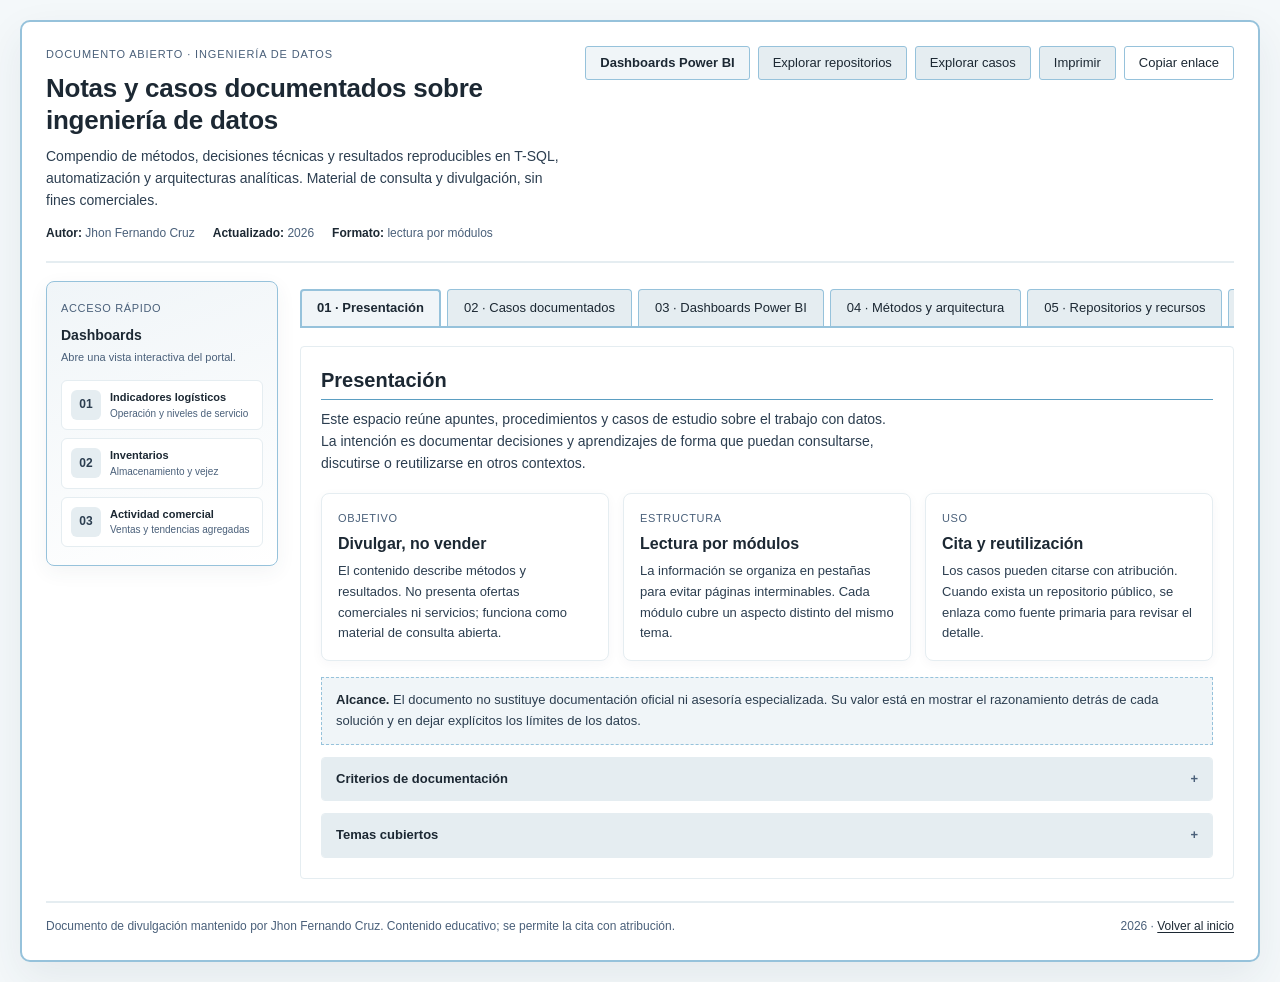
<file: index.html>
<!DOCTYPE html>
<html lang="es">
<head>
  <meta charset="UTF-8">
  <meta name="viewport" content="width=device-width, initial-scale=1.0">
  <meta name="color-scheme" content="light">
  <meta name="description" content="Compendio abierto de notas, métodos y casos documentados sobre ingeniería de datos: T-SQL, automatización, arquitecturas Medallion y analítica.">
  <title>Ingeniería de datos · Notas y casos documentados</title>
  <link rel="icon" href="data:image/svg+xml,%3Csvg xmlns='http://www.w3.org/2000/svg' viewBox='0 0 64 64'%3E%3Crect width='64' height='64' rx='8' fill='%23FFFAFA' stroke='%23B0C4DE' stroke-width='3'/%3E%3Ctext x='32' y='42' font-family='Arial' font-size='24' font-weight='600' fill='%23000000' text-anchor='middle'%3Ejf%3C/text%3E%3C/svg%3E">
  <style>
    :root {
      --bg: #F4F8FA;
      --surface: #FFFFFF;
      --surface-tab: #E5EDF1;
      --surface-tab-active: #F0F5F8;
      --surface-panel: #FFFFFF;
      --surface-note: #F0F5F8;
      --border: #96C2DB;
      --border-soft: #E5EDF1;
      --accent: #5B9EC2;
      --ink: #1C2833;
      --ink-soft: #2C3E50;
      --ink-muted: #4A607A;
    }

    *,
    *::before,
    *::after {
      box-sizing: border-box;
    }

    [hidden] {
      display: none !important;
    }

    html {
      scroll-behavior: smooth;
    }

    body {
      margin: 0;
      min-height: 100vh;
      padding: 20px;
      display: flex;
      justify-content: center;
      align-items: flex-start;
      background-color: var(--bg);
      color: var(--ink);
      font-family: Arial, Helvetica, sans-serif;
      font-size: 14px;
      line-height: 1.6;
    }

    a {
      color: var(--ink);
      text-decoration: underline;
      text-underline-offset: 2px;
    }

    a:hover {
      text-decoration-thickness: 2px;
    }

    button {
      font-family: inherit;
    }

    :focus-visible {
      outline: 2px solid var(--border);
      outline-offset: 2px;
    }

    .skip-link {
      position: absolute;
      top: -60px;
      left: 16px;
      z-index: 10;
      padding: 8px 12px;
      border: 2px solid var(--border);
      background: var(--surface);
      font-size: 13px;
    }

    .skip-link:focus {
      top: 16px;
    }

    .main-container {
      width: 100%;
      max-width: 1420px;
      padding: 24px;
      border: 2px solid var(--border);
      border-radius: 10px;
      background-color: var(--surface);
      box-shadow: 0 16px 42px rgba(44, 62, 80, 0.08);
    }

    .doc-header {
      display: flex;
      align-items: flex-start;
      justify-content: space-between;
      gap: 24px;
      margin-bottom: 18px;
      padding-bottom: 18px;
      border-bottom: 2px solid var(--border-soft);
    }

    .doc-label {
      margin: 0 0 8px;
      color: var(--ink-muted);
      font-size: 11px;
      letter-spacing: 0.08em;
      text-transform: uppercase;
    }

    .doc-header h1 {
      margin: 0 0 8px;
      font-size: 26px;
      font-weight: 600;
      line-height: 1.25;
      letter-spacing: -0.01em;
    }

    .doc-subtitle {
      max-width: 70ch;
      margin: 0;
      color: var(--ink-soft);
      font-size: 14px;
    }

    .doc-meta {
      display: flex;
      flex-wrap: wrap;
      gap: 4px 18px;
      margin-top: 12px;
      color: var(--ink-muted);
      font-size: 12px;
    }

    .doc-meta strong {
      color: var(--ink);
      font-weight: 600;
    }

    .header-actions {
      display: flex;
      flex: 0 0 auto;
      flex-wrap: wrap;
      justify-content: flex-end;
      gap: 8px;
    }

    .btn {
      display: inline-flex;
      align-items: center;
      justify-content: center;
      gap: 6px;
      padding: 8px 14px;
      border: 1px solid var(--border);
      border-radius: 3px;
      background-color: var(--surface-tab);
      color: var(--ink);
      font-size: 13px;
      line-height: 1.2;
      text-decoration: none;
      cursor: pointer;
      transition: background-color 0.2s ease, border-color 0.2s ease;
    }

    .btn:hover {
      border-color: var(--accent);
      background-color: var(--surface-tab-active);
    }

    .btn-primary {
      background-color: var(--surface-tab-active);
      font-weight: 600;
    }

    .btn-quiet {
      background-color: var(--surface);
    }

    .btn-small {
      padding: 6px 10px;
      font-size: 12px;
    }

    .tabs-nav {
      display: flex;
      flex-wrap: nowrap;
      overflow-x: auto;
      scrollbar-width: thin;
      gap: 6px;
      margin-bottom: 18px;
      border-bottom: 2px solid var(--border);
    }

    .tab-button {
      flex: 0 0 auto;
      padding: 10px 16px;
      border: 1px solid var(--border);
      border-bottom: none;
      border-radius: 4px 4px 0 0;
      background-color: var(--surface-tab);
      color: var(--ink);
      font-size: 13px;
      line-height: 1.2;
      cursor: pointer;
      transition: background-color 0.2s ease, border-color 0.2s ease;
    }

    .tab-button:hover {
      border-color: var(--accent);
      background-color: var(--surface-tab-active);
    }

    .tab-button[aria-selected="true"] {
      margin-bottom: -2px;
      padding: 9px 15px;
      border: 2px solid var(--border);
      border-bottom: 2px solid var(--surface-tab-active);
      background-color: var(--surface-tab-active);
      font-weight: 600;
    }

    .tab-content {
      padding: 20px;
      border: 1px solid var(--border-soft);
      border-radius: 4px;
      background-color: var(--surface-panel);
    }

    .tab-content h2 {
      margin: 0 0 8px;
      padding-bottom: 6px;
      border-bottom: 1px solid var(--accent);
      font-size: 20px;
      font-weight: 600;
      line-height: 1.3;
    }

    .tab-content h3 {
      margin: 0 0 6px;
      font-size: 16px;
      font-weight: 600;
      line-height: 1.35;
    }

    .tab-content h4 {
      margin: 0 0 6px;
      font-size: 13px;
      font-weight: 600;
    }

    .panel-intro {
      max-width: 75ch;
      margin: 0 0 18px;
      color: var(--ink-soft);
    }

    .kicker {
      display: block;
      margin: 0 0 6px;
      color: var(--ink-muted);
      font-size: 11px;
      letter-spacing: 0.06em;
      text-transform: uppercase;
    }

    .grid {
      display: grid;
      gap: 14px;
    }

    .grid-2 {
      grid-template-columns: repeat(2, minmax(0, 1fr));
    }

    .grid-3 {
      grid-template-columns: repeat(3, minmax(0, 1fr));
    }

    .card {
      padding: 16px;
      border: 1px solid var(--border-soft);
      border-radius: 8px;
      background-color: var(--surface);
      box-shadow: 0 3px 12px rgba(44, 62, 80, 0.04);
      transition: border-color 0.2s ease, box-shadow 0.2s ease, transform 0.2s ease;
    }

    .card:hover {
      border-color: var(--border);
      box-shadow: 0 8px 20px rgba(44, 62, 80, 0.08);
      transform: translateY(-2px);
    }

    .card p {
      margin: 0;
      color: var(--ink-soft);
      font-size: 13px;
    }

    .card p + p {
      margin-top: 8px;
    }

    .list {
      margin: 0;
      padding-left: 18px;
      color: var(--ink-soft);
      font-size: 13px;
    }

    .list li {
      margin: 4px 0;
    }

    .list li::marker {
      color: var(--border);
    }

    .callout {
      margin-top: 16px;
      padding: 12px 14px;
      border: 1px dashed var(--border);
      background-color: var(--surface-note);
      color: var(--ink-soft);
      font-size: 13px;
    }

    .callout strong {
      color: var(--ink);
    }

    .callout p {
      margin: 0;
    }

    .callout p + p {
      margin-top: 6px;
    }

    .tag-list {
      display: flex;
      flex-wrap: wrap;
      gap: 5px;
      margin-top: 12px;
    }

    .tag {
      display: inline-block;
      padding: 2px 7px;
      border: 1px solid var(--border-soft);
      border-radius: 3px;
      background-color: var(--surface);
      color: var(--ink-soft);
      font-size: 11px;
      line-height: 1.4;
      white-space: nowrap;
    }

    details.note {
      margin-top: 12px;
      overflow: hidden;
      border: 1px solid var(--border-soft);
      border-radius: 4px;
      background-color: var(--surface);
    }

    details.note summary {
      display: flex;
      align-items: center;
      justify-content: space-between;
      gap: 12px;
      padding: 11px 14px;
      background-color: var(--surface-tab);
      font-size: 13px;
      font-weight: 600;
      list-style: none;
      cursor: pointer;
    }

    details.note summary::-webkit-details-marker {
      display: none;
    }

    details.note summary::after {
      content: "+";
      color: var(--ink-muted);
      font-weight: 600;
    }

    details.note[open] summary::after {
      content: "\2013";
    }

    details.note .note-body {
      padding: 14px;
      border-top: 1px solid var(--border-soft);
      color: var(--ink-soft);
      font-size: 13px;
    }

    details.note .note-body p {
      margin: 0 0 8px;
    }

    details.note .note-body p:last-child {
      margin-bottom: 0;
    }

    .toolbar {
      display: flex;
      flex-wrap: wrap;
      align-items: center;
      justify-content: space-between;
      gap: 12px;
      margin-bottom: 12px;
      padding: 10px;
      border: 1px solid var(--border-soft);
      border-radius: 4px;
      background-color: var(--surface);
    }

    .filters {
      display: flex;
      flex-wrap: wrap;
      gap: 4px;
    }

    .filter,
    .repo-filter {
      padding: 6px 10px;
      border: 1px solid var(--border);
      border-radius: 3px;
      background-color: var(--surface-tab);
      color: var(--ink);
      font-size: 12px;
      line-height: 1.2;
      cursor: pointer;
      transition: background-color 0.2s ease, border-color 0.2s ease;
    }

    .filter:hover,
    .repo-filter:hover {
      border-color: var(--accent);
      background-color: var(--surface-tab-active);
    }

    .filter[aria-pressed="true"],
    .repo-filter[aria-pressed="true"] {
      padding: 5px 9px;
      border: 2px solid var(--border);
      background-color: var(--surface-tab-active);
      font-weight: 600;
    }

    .count {
      margin-left: 2px;
      color: var(--ink-muted);
      font-size: 10px;
    }

    .search {
      display: flex;
      align-items: center;
      gap: 8px;
      height: 34px;
      padding: 0 10px;
      border: 1px solid var(--border);
      border-radius: 3px;
      background-color: var(--surface);
    }

    .search svg {
      flex: 0 0 auto;
      width: 14px;
      height: 14px;
      color: var(--ink-muted);
    }

    .search input {
      width: 190px;
      border: 0;
      outline: 0;
      background: transparent;
      color: var(--ink);
      font-family: inherit;
      font-size: 13px;
    }

    .results {
      margin: 0 0 12px;
      color: var(--ink-muted);
      font-size: 12px;
    }

    .results strong {
      color: var(--ink);
      font-weight: 600;
    }

    .case-grid {
      display: grid;
      grid-template-columns: repeat(2, minmax(0, 1fr));
      gap: 14px;
    }

    .case-card {
      display: flex;
      flex-direction: column;
      padding: 16px;
      border: 1px solid var(--border-soft);
      border-radius: 4px;
      background-color: var(--surface);
      transition: border-color 0.2s ease;
    }

    .case-card:hover {
      border-color: var(--border);
    }

    .case-top {
      display: flex;
      flex-wrap: wrap;
      align-items: center;
      gap: 8px;
      margin-bottom: 10px;
      color: var(--ink-muted);
      font-size: 11px;
      letter-spacing: 0.05em;
      text-transform: uppercase;
    }

    .case-num {
      color: var(--ink);
      font-weight: 600;
    }

    .case-year {
      margin-left: auto;
    }

    .case-card h3 {
      margin-bottom: 8px;
    }

    .case-card > p {
      flex: 1;
      margin: 0;
      color: var(--ink-soft);
      font-size: 13px;
    }

    .case-actions {
      display: flex;
      flex-wrap: wrap;
      gap: 8px;
      margin-top: 14px;
      padding-top: 12px;
      border-top: 1px solid var(--border-soft);
    }

    .empty-state {
      grid-column: 1 / -1;
      padding: 28px;
      border: 1px dashed var(--border);
      background-color: var(--surface-note);
      text-align: center;
      font-size: 13px;
    }

    .empty-state p {
      margin: 0 0 12px;
      color: var(--ink-soft);
    }

    .flow {
      display: flex;
      flex-wrap: wrap;
      align-items: center;
      gap: 6px;
      margin-bottom: 16px;
      padding: 14px;
      border: 1px solid var(--border-soft);
      border-radius: 4px;
      background-color: var(--surface);
    }

    .flow-step {
      padding: 6px 10px;
      border: 1px solid var(--border);
      border-radius: 3px;
      background-color: var(--surface-tab);
      font-size: 12px;
    }

    .flow-arrow {
      color: var(--ink-muted);
      font-size: 12px;
    }

    .section-sub {
      margin: 20px 0 10px;
      font-size: 16px;
      font-weight: 600;
    }

    .table-wrap {
      overflow-x: auto;
      border: 1px solid var(--border-soft);
      border-radius: 4px;
      background-color: var(--surface);
    }

    table {
      width: 100%;
      border-collapse: collapse;
      font-size: 13px;
    }

    th,
    td {
      padding: 9px 12px;
      border-bottom: 1px solid var(--border-soft);
      text-align: left;
      vertical-align: top;
    }

    th {
      background-color: var(--surface-tab);
      font-weight: 600;
    }

    tr:last-child td {
      border-bottom: 0;
    }

    td {
      color: var(--ink-soft);
    }

    .profile {
      padding: 18px;
      border: 1px solid var(--border-soft);
      border-radius: 4px;
      background-color: var(--surface);
    }

    .profile-head {
      display: flex;
      align-items: center;
      gap: 14px;
      margin-bottom: 14px;
      padding-bottom: 14px;
      border-bottom: 1px solid var(--border-soft);
    }

    .avatar {
      display: grid;
      place-items: center;
      width: 52px;
      height: 52px;
      border: 2px solid var(--border);
      border-radius: 4px;
      background-color: var(--surface-tab-active);
      font-size: 18px;
      font-weight: 600;
    }

    .profile-head h3 {
      margin: 0 0 2px;
    }

    .profile-head p {
      margin: 0;
      color: var(--ink-soft);
      font-size: 13px;
    }

    .profile .grid {
      margin-top: 14px;
    }

    .doc-footer {
      display: flex;
      flex-wrap: wrap;
      align-items: center;
      justify-content: space-between;
      gap: 12px;
      margin-top: 22px;
      padding-top: 14px;
      border-top: 2px solid var(--border-soft);
      color: var(--ink-muted);
      font-size: 12px;
    }

    .doc-footer p {
      margin: 0;
    }

    .portal-layout {
      display: grid;
      grid-template-columns: 232px minmax(0, 1fr);
      align-items: start;
      gap: 22px;
    }

    .portal-sidebar {
      position: sticky;
      top: 16px;
      padding: 18px 14px;
      border: 1px solid var(--border);
      border-radius: 8px;
      background: linear-gradient(160deg, var(--surface-tab-active), var(--surface));
      box-shadow: 0 6px 20px rgba(44, 62, 80, 0.06);
    }

    .sidebar-heading {
      margin: 0 0 4px;
      color: var(--ink);
      font-size: 14px;
      font-weight: 600;
    }

    .sidebar-caption {
      margin: 0 0 14px;
      color: var(--ink-muted);
      font-size: 11px;
      line-height: 1.45;
    }

    .sidebar-links {
      display: grid;
      gap: 8px;
    }

    .sidebar-link {
      display: grid;
      grid-template-columns: 30px minmax(0, 1fr);
      align-items: center;
      gap: 9px;
      padding: 9px;
      border: 1px solid var(--border-soft);
      border-radius: 6px;
      background: var(--surface);
      color: var(--ink);
      text-decoration: none;
      transition: border-color 0.2s ease, background-color 0.2s ease, transform 0.2s ease;
    }

    .sidebar-link:hover {
      border-color: var(--accent);
      background: var(--surface-tab-active);
      transform: translateX(2px);
    }

    .sidebar-icon {
      display: grid;
      width: 30px;
      height: 30px;
      place-items: center;
      border-radius: 6px;
      background: var(--surface-tab);
      color: var(--ink-soft);
      font-size: 12px;
      font-weight: 700;
    }

    .sidebar-link strong,
    .sidebar-link small {
      display: block;
    }

    .sidebar-link strong {
      font-size: 11px;
      font-weight: 600;
      line-height: 1.35;
    }

    .sidebar-link small {
      margin-top: 2px;
      color: var(--ink-muted);
      font-size: 10px;
      line-height: 1.35;
    }

    .portal-content {
      min-width: 0;
    }

    .portal-content .tabs-nav {
      margin-top: 2px;
    }

    .action-status {
      margin: 8px 0 0;
      color: var(--ink-muted);
      font-size: 12px;
    }

    dialog {
      width: min(680px, calc(100% - 32px));
      max-height: calc(100vh - 40px);
      padding: 0;
      border: 2px solid var(--border);
      border-radius: 6px;
      background-color: var(--surface);
      color: var(--ink);
      box-shadow: 0 18px 50px rgba(0, 0, 0, 0.18);
    }

    dialog::backdrop {
      background-color: rgba(0, 0, 0, 0.35);
    }

    .modal-head {
      display: flex;
      align-items: flex-start;
      justify-content: space-between;
      gap: 16px;
      padding: 16px 20px;
      border-bottom: 2px solid var(--border-soft);
      background-color: var(--surface-tab);
    }

    .modal-head h3 {
      margin: 4px 0 0;
      font-size: 18px;
      font-weight: 600;
      line-height: 1.3;
    }

    .modal-head .kicker {
      margin: 0;
    }

    .icon-btn {
      display: grid;
      place-items: center;
      width: 32px;
      height: 32px;
      padding: 0;
      border: 1px solid var(--border);
      border-radius: 3px;
      background-color: var(--surface);
      color: var(--ink);
      font-size: 20px;
      line-height: 1;
      cursor: pointer;
    }

    .icon-btn:hover {
      border-color: var(--accent);
      background-color: var(--surface-tab-active);
    }

    .modal-body {
      max-height: 60vh;
      padding: 20px;
      overflow-y: auto;
    }

    .modal-section {
      margin-bottom: 16px;
    }

    .modal-section:last-child {
      margin-bottom: 0;
    }

    .modal-section h4 {
      margin: 0 0 6px;
      font-size: 13px;
      font-weight: 600;
      letter-spacing: 0.06em;
      text-transform: uppercase;
    }

    .modal-section p {
      margin: 0;
      color: var(--ink-soft);
      font-size: 13px;
    }

    .modal-foot {
      display: flex;
      flex-wrap: wrap;
      align-items: center;
      justify-content: space-between;
      gap: 8px;
      padding: 14px 20px;
      border-top: 1px solid var(--border-soft);
      background-color: var(--surface);
    }

    body.modal-open {
      overflow: hidden;
    }

    @media (max-width: 860px) {
      .portal-layout {
        grid-template-columns: 1fr;
      }

      .portal-sidebar {
        position: static;
      }

      .sidebar-links {
        grid-template-columns: repeat(3, minmax(0, 1fr));
      }

      .doc-header {
        flex-direction: column;
      }

      .header-actions {
        justify-content: flex-start;
      }

      .grid-3 {
        grid-template-columns: 1fr;
      }
    }

    @media (max-width: 720px) {
      body {
        padding: 12px;
      }

      .main-container {
        padding: 16px;
      }

      .doc-header h1 {
        font-size: 22px;
      }

      .grid-2,
      .case-grid {
        grid-template-columns: 1fr;
      }

      .toolbar {
        flex-direction: column;
        align-items: stretch;
      }

      .search {
        width: 100%;
      }

      .search input {
        width: 100%;
      }

      .tab-button {
        padding: 9px 12px;
        font-size: 12px;
      }

      .tab-button[aria-selected="true"] {
        padding: 8px 11px;
      }

      .sidebar-links {
        grid-template-columns: 1fr;
      }
    }

    @media (max-width: 480px) {
      .doc-meta {
        flex-direction: column;
        gap: 2px;
      }

      .header-actions .btn {
        flex: 1;
      }

      .tab-content {
        padding: 16px;
      }
    }

    @media (prefers-reduced-motion: reduce) {
      html {
        scroll-behavior: auto;
      }

      *,
      *::before,
      *::after {
        animation: none !important;
        transition: none !important;
      }
    }

    @media print {
      body {
        display: block;
        padding: 0;
      }

      .main-container {
        max-width: none;
        padding: 0;
        border: 0;
        box-shadow: none;
      }

      .header-actions,
      .tabs-nav,
      .toolbar,
      .case-actions,
      .modal-foot,
      .doc-footer,
      .action-status {
        display: none !important;
      }

      .tab-content,
      .tab-content[hidden] {
        display: block !important;
        margin-bottom: 24px;
        padding: 0;
        border: 0;
      }

      .case-card[hidden] {
        display: flex !important;
      }

      a {
        text-decoration: none;
      }
    }
  </style>
</head>
<body>
  <a class="skip-link" href="#contenido">Saltar al contenido</a>

  <div class="main-container">
    <header class="doc-header">
      <div>
        <p class="doc-label">Documento abierto · Ingeniería de datos</p>
        <h1>Notas y casos documentados sobre ingeniería de datos</h1>
        <p class="doc-subtitle">Compendio de métodos, decisiones técnicas y resultados reproducibles en T-SQL, automatización y arquitecturas analíticas. Material de consulta y divulgación, sin fines comerciales.</p>
        <div class="doc-meta">
          <span><strong>Autor:</strong> Jhon Fernando Cruz</span>
          <span><strong>Actualizado:</strong> 2026</span>
          <span><strong>Formato:</strong> lectura por módulos</span>
        </div>
      </div>
      <div class="header-actions">
        <button class="btn btn-primary" type="button" data-goto="tab-dashboards">Dashboards Power BI</button>
        <button class="btn" type="button" data-goto="tab-recursos">Explorar repositorios</button>
        <button class="btn" type="button" data-goto="tab-casos">Explorar casos</button>
        <button class="btn" type="button" id="printDoc">Imprimir</button>
        <button class="btn btn-quiet" type="button" id="copyLink">Copiar enlace</button>
      </div>
    </header>
    <div class="portal-layout">
      <aside class="portal-sidebar" aria-label="Accesos directos a dashboards">
        <p class="kicker">Acceso rápido</p>
        <h2 class="sidebar-heading">Dashboards</h2>
        <p class="sidebar-caption">Abre una vista interactiva del portal.</p>
        <nav class="sidebar-links" aria-label="Dashboards disponibles">
          <a class="sidebar-link" href="Indicadores.html">
            <span class="sidebar-icon" aria-hidden="true">01</span>
            <span><strong>Indicadores logísticos</strong><small>Operación y niveles de servicio</small></span>
          </a>
          <a class="sidebar-link" href="Inventarios.html">
            <span class="sidebar-icon" aria-hidden="true">02</span>
            <span><strong>Inventarios</strong><small>Almacenamiento y vejez</small></span>
          </a>
          <a class="sidebar-link" href="VentasIndicadoresComercial.html">
            <span class="sidebar-icon" aria-hidden="true">03</span>
            <span><strong>Actividad comercial</strong><small>Ventas y tendencias agregadas</small></span>
          </a>
        </nav>
      </aside>

      <div class="portal-content">
        <p class="action-status" id="actionStatus" role="status" aria-live="polite"></p>

        <nav class="tabs-nav" role="tablist" aria-label="Módulos del documento">
          <button class="tab-button" id="tab-presentacion" type="button" role="tab" aria-selected="true" aria-controls="panel-presentacion" tabindex="0">01 · Presentación</button>
          <button class="tab-button" id="tab-casos" type="button" role="tab" aria-selected="false" aria-controls="panel-casos" tabindex="-1">02 · Casos documentados</button>
          <button class="tab-button" id="tab-dashboards" type="button" role="tab" aria-selected="false" aria-controls="panel-dashboards" tabindex="-1">03 · Dashboards Power BI</button>
          <button class="tab-button" id="tab-metodos" type="button" role="tab" aria-selected="false" aria-controls="panel-metodos" tabindex="-1">04 · Métodos y arquitectura</button>
          <button class="tab-button" id="tab-recursos" type="button" role="tab" aria-selected="false" aria-controls="panel-recursos" tabindex="-1">05 · Repositorios y recursos</button>
          <button class="tab-button" id="tab-perfil" type="button" role="tab" aria-selected="false" aria-controls="panel-perfil" tabindex="-1">06 · Perfil y contacto</button>
        </nav>

        <main id="contenido">
      <section class="tab-content" id="panel-presentacion" role="tabpanel" aria-labelledby="tab-presentacion" tabindex="0">
        <h2>Presentación</h2>
        <p class="panel-intro">Este espacio reúne apuntes, procedimientos y casos de estudio sobre el trabajo con datos. La intención es documentar decisiones y aprendizajes de forma que puedan consultarse, discutirse o reutilizarse en otros contextos.</p>

        <div class="grid grid-3">
          <article class="card">
            <span class="kicker">Objetivo</span>
            <h3>Divulgar, no vender</h3>
            <p>El contenido describe métodos y resultados. No presenta ofertas comerciales ni servicios; funciona como material de consulta abierta.</p>
          </article>
          <article class="card">
            <span class="kicker">Estructura</span>
            <h3>Lectura por módulos</h3>
            <p>La información se organiza en pestañas para evitar páginas interminables. Cada módulo cubre un aspecto distinto del mismo tema.</p>
          </article>
          <article class="card">
            <span class="kicker">Uso</span>
            <h3>Cita y reutilización</h3>
            <p>Los casos pueden citarse con atribución. Cuando exista un repositorio público, se enlaza como fuente primaria para revisar el detalle.</p>
          </article>
        </div>

        <div class="callout">
          <p><strong>Alcance.</strong> El documento no sustituye documentación oficial ni asesoría especializada. Su valor está en mostrar el razonamiento detrás de cada solución y en dejar explícitos los límites de los datos.</p>
        </div>

        <details class="note">
          <summary>Criterios de documentación</summary>
          <div class="note-body">
            <ul class="list">
              <li>Reproducibilidad: cada caso indica herramientas, entradas y pasos generales.</li>
              <li>Contexto: se explica el problema antes de la solución.</li>
              <li>Límites: se anotan supuestos, restricciones y resultados que no deben generalizarse.</li>
              <li>Fuentes: los repositorios y la documentación externa se enlazan cuando están disponibles.</li>
            </ul>
          </div>
        </details>

        <details class="note">
          <summary>Temas cubiertos</summary>
          <div class="note-body">
            <div class="tag-list">
              <span class="tag">T-SQL</span>
              <span class="tag">SQL Server</span>
              <span class="tag">Python</span>
              <span class="tag">Pandas</span>
              <span class="tag">DuckDB</span>
              <span class="tag">SSIS</span>
              <span class="tag">Power BI</span>
              <span class="tag">Arquitectura Medallion</span>
              <span class="tag">APIs REST</span>
              <span class="tag">OCR</span>
              <span class="tag">Machine learning</span>
              <span class="tag">Automatización</span>
            </div>
          </div>
        </details>
      </section>

      <section class="tab-content" id="panel-casos" role="tabpanel" aria-labelledby="tab-casos" tabindex="0" hidden>
        <h2>Casos documentados</h2>
        <p class="panel-intro">Seis ejercicios resumidos con contexto, método, resultados y aprendizajes. Usa los filtros o la búsqueda para localizar un tema; abre una ficha para leer el detalle sin salir de esta vista.</p>

        <div class="toolbar">
          <div class="filters" role="group" aria-label="Filtrar casos por área">
            <button class="filter" type="button" data-filter="all" aria-pressed="true">Todos <span class="count">06</span></button>
            <button class="filter" type="button" data-filter="data" aria-pressed="false">Datos y BI <span class="count">03</span></button>
            <button class="filter" type="button" data-filter="ml" aria-pressed="false">ML e IA <span class="count">02</span></button>
            <button class="filter" type="button" data-filter="web" aria-pressed="false">Web y APIs <span class="count">02</span></button>
            <button class="filter" type="button" data-filter="automation" aria-pressed="false">Automatización <span class="count">03</span></button>
          </div>
          <label class="search">
            <span class="kicker" hidden>Buscar casos</span>
            <svg viewBox="0 0 24 24" fill="none" stroke="currentColor" stroke-width="1.8" stroke-linecap="round" stroke-linejoin="round" aria-hidden="true"><circle cx="11" cy="11" r="7"></circle><path d="m20 20-3.5-3.5"></path></svg>
            <input id="caseSearch" type="search" placeholder="Buscar tecnología o tema" aria-label="Buscar casos por tecnología o tema">
          </label>
        </div>

        <p class="results" aria-live="polite"><strong id="caseCount">06</strong> casos visibles</p>

        <div class="case-grid" id="caseGrid">
          <article class="case-card" data-category="ml data" data-search="tesis maestria ciencia datos prediccion sla ultima milla logistica sql server databricks duckdb xgboost lightgbm random forest shap">
            <div class="case-top">
              <span class="case-num">01</span>
              <span class="tag">ML y Datos</span>
              <span class="case-year">2026</span>
            </div>
            <h3>Predicción de SLA en última milla</h3>
            <p>Base analítica por guía y modelos para estimar tiempos de entrega e incumplimiento de SLA en Bogotá, con validación temporal y prueba final única.</p>
            <div class="tag-list">
              <span class="tag">Databricks</span>
              <span class="tag">DuckDB</span>
              <span class="tag">SQL Server</span>
              <span class="tag">XGBoost</span>
            </div>
            <div class="case-actions">
              <button class="btn btn-small" type="button" data-case="sla">Leer ficha</button>
              <a class="btn btn-small btn-quiet" href="https://github.com/jhonfcb87colab/PROYECTO_DE_GRADO_ML-" target="_blank" rel="noopener noreferrer">Repositorio</a>
            </div>
          </article>

          <article class="case-card" data-category="ml" data-search="proyecto centinela perceptron multicapa mlp pytorch produccion agricola valle del cauca regresion datos abiertos">
            <div class="case-top">
              <span class="case-num">02</span>
              <span class="tag">ML e IA</span>
              <span class="case-year">2026</span>
            </div>
            <h3>Proyecto Centinela · MLP agrícola</h3>
            <p>Red neuronal en PyTorch para estimar producción frutícola del Valle del Cauca a partir de municipio, cultivo, ciclo y año, con auditoría ética de sus errores.</p>
            <div class="tag-list">
              <span class="tag">PyTorch</span>
              <span class="tag">MLP</span>
              <span class="tag">Pandas</span>
              <span class="tag">Socrata</span>
            </div>
            <div class="case-actions">
              <button class="btn btn-small" type="button" data-case="centinela">Leer ficha</button>
              <a class="btn btn-small btn-quiet" href="https://github.com/jhonfcb87colab/ProyectoCentinela" target="_blank" rel="noopener noreferrer">Repositorio</a>
            </div>
          </article>

          <article class="case-card" data-category="data web" data-search="bi web flask dashboards sql server postgresql mysql roles permisos autoria visualizacion auditoria">
            <div class="case-top">
              <span class="case-num">03</span>
              <span class="tag">Datos y BI</span>
              <span class="case-year">2026</span>
            </div>
            <h3>BI Web · dashboards con roles y SQL</h3>
            <p>Aplicación Flask con capas de autoría y visualización, login, permisos por tablero, consola SQL y conexión a SQL Server, PostgreSQL, MySQL y más.</p>
            <div class="tag-list">
              <span class="tag">Flask</span>
              <span class="tag">SQL Server</span>
              <span class="tag">RBAC</span>
              <span class="tag">SVG charts</span>
            </div>
            <div class="case-actions">
              <button class="btn btn-small" type="button" data-case="biweb">Leer ficha</button>
              <a class="btn btn-small btn-quiet" href="https://github.com/jhonfcb87colab/Proyecto06" target="_blank" rel="noopener noreferrer">Repositorio</a>
            </div>
          </article>

          <article class="case-card" data-category="data automation" data-search="repoblamiento bi escritorio python ttkbootstrap sql server procedimientos almacenados fechas login roles admin">
            <div class="case-top">
              <span class="case-num">04</span>
              <span class="tag">Automatización</span>
              <span class="case-year">2026</span>
            </div>
            <h3>Repoblamiento BI · app de escritorio</h3>
            <p>Herramienta Python para relanzar procesos de cubos por rango de fechas, ejecutar procedimientos en SQL Server y administrar usuarios y roles sin tocar el servidor.</p>
            <div class="tag-list">
              <span class="tag">Python</span>
              <span class="tag">ttkbootstrap</span>
              <span class="tag">SQL Server</span>
              <span class="tag">Stored procs</span>
            </div>
            <div class="case-actions">
              <button class="btn btn-small" type="button" data-case="repoblamiento">Leer ficha</button>
              <a class="btn btn-small btn-quiet" href="https://github.com/jhonfcb87colab/DevAppFinalRepoblar" target="_blank" rel="noopener noreferrer">Repositorio</a>
            </div>
          </article>

          <article class="case-card" data-category="web automation" data-search="api repoblamiento fastapi rest endpoints python json integracion sql server procesos">
            <div class="case-top">
              <span class="case-num">05</span>
              <span class="tag">Web y APIs</span>
              <span class="case-year">2026</span>
            </div>
            <h3>API de repoblamiento con FastAPI</h3>
            <p>API REST para validar y disparar procesos de repoblamiento, con endpoints de prueba y un punto de integración para conectar procedimientos de SQL Server.</p>
            <div class="tag-list">
              <span class="tag">FastAPI</span>
              <span class="tag">Python</span>
              <span class="tag">REST</span>
              <span class="tag">JSON</span>
            </div>
            <div class="case-actions">
              <button class="btn btn-small" type="button" data-case="api">Leer ficha</button>
              <a class="btn btn-small btn-quiet" href="https://github.com/jhonfcb87colab/Dev_Repoblamiento" target="_blank" rel="noopener noreferrer">Repositorio</a>
            </div>
          </article>

          <article class="case-card" data-category="automation" data-search="ocr guias logisticas python opencv tesseract pyzbar codigo barras devoluciones imagenes tif sql server">
            <div class="case-top">
              <span class="case-num">06</span>
              <span class="tag">Automatización</span>
              <span class="case-year">2025</span>
            </div>
            <h3>OCR de guías logísticas</h3>
            <p>Procesamiento por lotes de imágenes TIF con OpenCV, Tesseract y pyzbar para leer códigos de barras, detectar devoluciones e insertar resultados en SQL Server.</p>
            <div class="tag-list">
              <span class="tag">OpenCV</span>
              <span class="tag">Tesseract</span>
              <span class="tag">pyzbar</span>
              <span class="tag">SQL Server</span>
            </div>
            <div class="case-actions">
              <button class="btn btn-small" type="button" data-case="ocr">Leer ficha</button>
              <a class="btn btn-small btn-quiet" href="https://github.com/jhonfcb87colab/Dev_Py_pruebas_procesar_img" target="_blank" rel="noopener noreferrer">Repositorio</a>
            </div>
          </article>

          <div class="empty-state" id="caseEmpty" hidden>
            <p>No hay casos que coincidan con la búsqueda o el filtro seleccionado.</p>
            <button class="btn" type="button" id="clearFilters">Limpiar filtros</button>
          </div>
        </div>

        <div class="callout">
          <p><strong>Nota metodológica.</strong> Las cifras y resultados corresponden a los contextos descritos en cada ficha. No deben interpretarse como benchmarks generales ni como garantía de rendimiento en otros entornos.</p>
        </div>
      </section>

      <section class="tab-content" id="panel-dashboards" role="tabpanel" aria-labelledby="tab-dashboards" tabindex="0" hidden>
        <h2>Dashboards Power BI</h2>
        <p class="panel-intro">Tableros interactivos desarrollados en Power BI para explorar indicadores operativos y de negocio. Cada tarjeta abre el dashboard correspondiente en una vista dedicada; el listado se irá ampliando con nuevos tableros.</p>

        <div class="case-grid" id="dashboardGrid">
          <article class="case-card" data-category="inventarios">
            <div class="case-top">
              <span class="case-num">01</span>
              <span class="tag">Inventarios</span>
              <span class="case-year">2026</span>
            </div>
            <h3>Comportamiento inventarios</h3>
            <p>Dashboard de comportamiento de almacenamiento e inventarios: vejez de envíos, semaforización, bodegas, procesos y clientes.</p>
            <div class="tag-list">
              <span class="tag">Power BI</span>
              <span class="tag">Inventarios</span>
              <span class="tag">Almacenamiento</span>
              <span class="tag">Semaforización</span>
            </div>
            <div class="case-actions">
              <a class="btn btn-small btn-primary" href="Inventarios.html">Abrir dashboard</a>
            </div>
          </article>

          <article class="case-card" data-category="indicadores">
            <div class="case-top">
              <span class="case-num">02</span>
              <span class="tag">Indicadores</span>
              <span class="case-year">2026</span>
            </div>
            <h3>Comportamiento Indicadores</h3>
            <p>Dashboard de seguimiento de indicadores logísticos: vejez de guías, eficacia por UEN y CPL, semaforización y comportamiento operativo en centro de control.</p>
            <div class="tag-list">
              <span class="tag">Power BI</span>
              <span class="tag">Indicadores</span>
              <span class="tag">Vejez logística</span>
              <span class="tag">Eficacia</span>
            </div>
            <div class="case-actions">
              <a class="btn btn-small btn-primary" href="Indicadores.html">Abrir dashboard</a>
            </div>
          </article>

          <article class="case-card" data-category="ventas comercial">
            <div class="case-top">
              <span class="case-num">03</span>
              <span class="tag">Ventas</span>
              <span class="case-year">2026</span>
            </div>
            <h3>Actividad Comercial</h3>
            <p>Panel ejecutivo de indicadores comerciales: ventas acumuladas, márgenes, participación por región, tendencias anuales y rendimiento de productos con clientes protegidos.</p>
            <div class="tag-list">
              <span class="tag">Power BI</span>
              <span class="tag">Ventas</span>
              <span class="tag">Comercial</span>
              <span class="tag">Clientes</span>
            </div>
            <div class="case-actions">
              <a class="btn btn-small btn-primary" href="VentasIndicadoresComercial.html">Abrir dashboard</a>
            </div>
          </article>
        </div>

        <div class="callout">
          <p><strong>Próximamente.</strong> Este espacio centraliza los dashboards de Power BI. A medida que se desarrollen nuevos tableros, se anexarán a este mismo listado con su respectivo enlace de acceso.</p>
        </div>
      </section>

      <section class="tab-content" id="panel-metodos" role="tabpanel" aria-labelledby="tab-metodos" tabindex="0" hidden>
        <h2>Métodos y arquitectura</h2>
        <p class="panel-intro">Resumen de los patrones que se repiten en los casos: un flujo por capas, consultas medibles y automatizaciones con control explícito. Cada bloque describe el criterio, no una receta rígida.</p>

        <div class="flow" aria-label="Flujo de referencia de datos">
          <span class="flow-step">Origen</span>
          <span class="flow-arrow">→</span>
          <span class="flow-step">Staging</span>
          <span class="flow-arrow">→</span>
          <span class="flow-step">Bronce</span>
          <span class="flow-arrow">→</span>
          <span class="flow-step">Plata</span>
          <span class="flow-arrow">→</span>
          <span class="flow-step">Oro</span>
          <span class="flow-arrow">→</span>
          <span class="flow-step">Consumo</span>
        </div>

        <div class="grid grid-2">
          <details class="note" open>
            <summary>Arquitectura Medallion</summary>
            <div class="note-body">
              <p>La arquitectura separa el dato crudo del dato listo para analizar. Cada capa tiene una responsabilidad distinta y un nivel de calidad esperado.</p>
              <ul class="list">
                <li><strong>Bronce:</strong> ingesta sin transformar, con trazabilidad de origen y fecha de carga.</li>
                <li><strong>Plata:</strong> limpieza, normalización, deduplicación y reglas de negocio básicas.</li>
                <li><strong>Oro:</strong> modelos agregados y tablas listas para consumo analítico.</li>
              </ul>
            </div>
          </details>

          <details class="note">
            <summary>Optimización T-SQL</summary>
            <div class="note-body">
              <p>La optimización parte del plan de ejecución y de la carga real, no de aplicar índices por costumbre.</p>
              <ul class="list">
                <li>Revisar predicados y evitar funciones que impidan el uso de índices.</li>
                <li>Analizar estadísticas, cardinalidad y lecturas lógicas antes de crear índices.</li>
                <li>Evaluar particionamiento y filegroups cuando el volumen lo justifica.</li>
                <li>Medir antes y después; documentar el cambio y su impacto.</li>
              </ul>
            </div>
          </details>

          <details class="note">
            <summary>Automatización y orquestación</summary>
            <div class="note-body">
              <p>Automatizar no es solo programar una tarea: implica hacerla observable y repetible.</p>
              <ul class="list">
                <li>Separar configuración, credenciales y lógica.</li>
                <li>Registrar inicio, fin, errores y duración de cada ejecución.</li>
                <li>Diseñar procesos idempotentes y con reintentos controlados.</li>
                <li>Usar Python, Bash o SSIS según el entorno y el equipo que mantiene el proceso.</li>
              </ul>
            </div>
          </details>

          <details class="note">
            <summary>Calidad y observabilidad</summary>
            <div class="note-body">
              <p>Un pipeline silencioso no es necesariamente un pipeline sano. La validación debe ser explícita.</p>
              <ul class="list">
                <li>Verificar conteos, nulos, duplicados y rangos esperados.</li>
                <li>Controlar frescura del dato y fechas de última carga.</li>
                <li>Separar errores técnicos de errores de negocio.</li>
                <li>Alertar con contexto suficiente para diagnosticar sin abrir el servidor.</li>
              </ul>
            </div>
          </details>

          <details class="note">
            <summary>Entrega analítica y Power BI</summary>
            <div class="note-body">
              <p>La capa de consumo debe responder preguntas concretas y mantener coherencia entre métricas.</p>
              <ul class="list">
                <li>Definir métricas una sola vez y reutilizarlas en los tableros.</li>
                <li>Documentar el grano de cada tabla y el significado de cada campo.</li>
                <li>Optimizar el modelo antes de agregar complejidad visual.</li>
                <li>Revisar permisos y exposición de datos sensibles.</li>
              </ul>
            </div>
          </details>

          <details class="note">
            <summary>Checklist de revisión</summary>
            <div class="note-body">
              <ul class="list">
                <li>¿El problema y el alcance están escritos?</li>
                <li>¿Las fuentes y supuestos están identificados?</li>
                <li>¿El proceso se puede repetir sin intervención manual?</li>
                <li>¿Hay validaciones y registro de errores?</li>
                <li>¿Los resultados tienen fecha, contexto y límites?</li>
                <li>¿La documentación permite que otra persona lo mantenga?</li>
              </ul>
            </div>
          </details>
        </div>
      </section>

      <section class="tab-content" id="panel-recursos" role="tabpanel" aria-labelledby="tab-recursos" tabindex="0" hidden>
        <h2>Repositorios y recursos</h2>
        <p class="panel-intro">Catálogo del portafolio de proyectos, herramientas, fuentes y definiciones de apoyo. Los enlaces externos llevan a los repositorios públicos o a la documentación oficial de cada tecnología.</p>

        <div class="grid grid-2">
          <article class="card">
            <span class="kicker">Herramientas</span>
            <h3>Organizadas por área</h3>
            <ul class="list">
              <li><strong>Bases de datos:</strong> SQL Server, T-SQL, PostgreSQL, MySQL.</li>
              <li><strong>Procesamiento:</strong> Python, Pandas, DuckDB, PyTorch.</li>
              <li><strong>Integración:</strong> SSIS, FastAPI, APIs REST.</li>
              <li><strong>Visualización:</strong> Power BI, gráficos SVG.</li>
              <li><strong>Automatización:</strong> Bash, Linux, Git.</li>
              <li><strong>Visión:</strong> OpenCV, Tesseract, pyzbar.</li>
            </ul>
          </article>

          <article class="card">
            <span class="kicker">Mapa del portafolio</span>
            <h3>Un índice para explorar</h3>
            <p>El catálogo reúne los repositorios compartidos de GitHub y los proyectos con copia local identificada. Cada ficha resume su propósito y enlaza a la fuente publicada.</p>
            <div class="tag-list">
              <span class="tag">25 repositorios en GitHub</span>
              <span class="tag">24 carpetas locales visibles</span>
            </div>
          </article>
          <article class="card">
            <span class="kicker">Cómo interpretar</span>
            <h3>Alcance y actualización</h3>
            <p>Los resúmenes sirven como orientación, no reemplazan el README ni la revisión del código. La lista se construyó con el inventario compartido y la información disponible en las carpetas locales.</p>
            <p><strong>Nota:</strong> <code>Dev_Repoblamiento</code> aparece en GitHub, pero no en el listado local compartido. Los otros repositorios enlazan a su proyecto público.</p>
          </article>
        </div>

        <h3 class="section-sub">Catálogo de repositorios</h3>
        <p class="panel-intro">Busca por nombre, tecnología o propósito. Las categorías agrupan proyectos de analítica, aplicaciones, aprendizaje y procesamiento especializado.</p>

        <div class="toolbar">
          <div class="filters" role="group" aria-label="Filtrar repositorios por área">
            <button class="repo-filter" type="button" data-repo-filter="all" aria-pressed="true">Todos <span class="count">25</span></button>
            <button class="repo-filter" type="button" data-repo-filter="analytics" aria-pressed="false">Datos y analítica <span class="count">09</span></button>
            <button class="repo-filter" type="button" data-repo-filter="apps" aria-pressed="false">Aplicaciones y APIs <span class="count">07</span></button>
            <button class="repo-filter" type="button" data-repo-filter="learning" aria-pressed="false">Aprendizaje y recursos <span class="count">06</span></button>
            <button class="repo-filter" type="button" data-repo-filter="processing" aria-pressed="false">Procesamiento especializado <span class="count">02</span></button>
            <button class="repo-filter" type="button" data-repo-filter="portal" aria-pressed="false">Portales <span class="count">01</span></button>
          </div>
          <label class="search">
            <span class="kicker" hidden>Buscar repositorios</span>
            <svg viewBox="0 0 24 24" fill="none" stroke="currentColor" stroke-width="1.8" stroke-linecap="round" stroke-linejoin="round" aria-hidden="true"><circle cx="11" cy="11" r="7"></circle><path d="m20 20-3.5-3.5"></path></svg>
            <input id="repoSearch" type="search" placeholder="Buscar nombre, tecnología o tema" aria-label="Buscar repositorios por nombre, tecnología o tema">
          </label>
        </div>
        <p class="results" aria-live="polite"><strong id="repoCount">25</strong> repositorios visibles de 25</p>

        <div class="case-grid" id="repoGrid">
          <article class="case-card repo-card" data-repo-category="analytics" data-search="PROYECTO_DE_GRADO_ML- tesis maestria ciencia de datos prediccion SLA ultima milla logistica databricks duckdb SQL Server XGBoost">
            <div class="case-top"><span class="tag">Datos y analítica</span><span class="case-year">HTML</span></div>
            <h3>PROYECTO_DE_GRADO_ML-</h3>
            <p>Trabajo de maestría en ciencia de datos para estimar tiempos de entrega y cumplimiento de SLA en la última milla.</p>
            <div class="tag-list"><span class="tag">Machine learning</span><span class="tag">Logística</span><span class="tag">Databricks</span></div>
            <div class="case-actions"><a class="btn btn-small btn-primary" href="https://github.com/jhonfcb87colab/PROYECTO_DE_GRADO_ML-" target="_blank" rel="noopener noreferrer">Abrir en GitHub</a></div>
          </article>
          <article class="case-card repo-card" data-repo-category="analytics" data-search="ProyectoCentinela redes neuronales MLP PyTorch produccion agricola Valle del Cauca datos abiertos">
            <div class="case-top"><span class="tag">Datos y analítica</span><span class="case-year">HTML</span></div>
            <h3>ProyectoCentinela</h3>
            <p>Proyecto de predicción de producción agrícola con una red neuronal MLP y documentación de procedencia, protección de datos y evaluación.</p>
            <div class="tag-list"><span class="tag">PyTorch</span><span class="tag">MLP</span><span class="tag">Datos abiertos</span></div>
            <div class="case-actions"><a class="btn btn-small btn-primary" href="https://github.com/jhonfcb87colab/ProyectoCentinela" target="_blank" rel="noopener noreferrer">Abrir en GitHub</a></div>
          </article>
          <article class="case-card repo-card" data-repo-category="analytics" data-search="ProyectoVeterinaria clinica veterinaria bases datos estructuradas no estructuradas depuracion analisis">
            <div class="case-top"><span class="tag">Datos y analítica</span><span class="case-year">Jupyter Notebook</span></div>
            <h3>ProyectoVeterinaria</h3>
            <p>Caso de estudio de una clínica veterinaria: extracción y depuración de datos estructurados y no estructurados para su análisis.</p>
            <div class="tag-list"><span class="tag">Bases de datos</span><span class="tag">Limpieza de datos</span></div>
            <div class="case-actions"><a class="btn btn-small btn-primary" href="https://github.com/jhonfcb87colab/ProyectoVeterinaria" target="_blank" rel="noopener noreferrer">Abrir en GitHub</a></div>
          </article>
          <article class="case-card repo-card" data-repo-category="analytics" data-search="MLOP_APIS_FAST_API MLOps API prediccion Yahoo Finance tendencia financiera Python">
            <div class="case-top"><span class="tag">Datos y analítica</span><span class="case-year">Python</span></div>
            <h3>MLOP_APIS_FAST_API</h3>
            <p>API de predicción financiera que usa datos de Yahoo Finance para estimar la dirección del retorno diario, organizada como proyecto de MLOps.</p>
            <div class="tag-list"><span class="tag">MLOps</span><span class="tag">FastAPI</span><span class="tag">Machine learning</span></div>
            <div class="case-actions"><a class="btn btn-small btn-primary" href="https://github.com/jhonfcb87colab/MLOP_APIS_FAST_API" target="_blank" rel="noopener noreferrer">Abrir en GitHub</a></div>
          </article>
          <article class="case-card repo-card" data-repo-category="analytics" data-search="MicroProyectosConPolars ejercicios analisis transformacion datos Polars Python CSV notebooks">
            <div class="case-top"><span class="tag">Datos y analítica</span><span class="case-year">Jupyter Notebook</span></div>
            <h3>MicroProyectosConPolars</h3>
            <p>Ejercicios prácticos de análisis y transformación de datos con Polars y Python, usando notebooks y archivos CSV incluidos.</p>
            <div class="tag-list"><span class="tag">Polars</span><span class="tag">Python</span><span class="tag">CSV</span></div>
            <div class="case-actions"><a class="btn btn-small btn-primary" href="https://github.com/jhonfcb87colab/MicroProyectosConPolars" target="_blank" rel="noopener noreferrer">Abrir en GitHub</a></div>
          </article>
          <article class="case-card repo-card" data-repo-category="analytics" data-search="Dev_pry_SPARK notebooks Apache Spark analisis transformacion datos logisticos">
            <div class="case-top"><span class="tag">Datos y analítica</span><span class="case-year">Jupyter Notebook</span></div>
            <h3>Dev_pry_SPARK</h3>
            <p>Notebooks para analizar y transformar datos logísticos con Apache Spark, con ejemplos de consulta y persistencia de resultados.</p>
            <div class="tag-list"><span class="tag">Apache Spark</span><span class="tag">SQL</span><span class="tag">Logística</span></div>
            <div class="case-actions"><a class="btn btn-small btn-primary" href="https://github.com/jhonfcb87colab/Dev_pry_SPARK" target="_blank" rel="noopener noreferrer">Abrir en GitHub</a></div>
          </article>
          <article class="case-card repo-card" data-repo-category="analytics" data-search="Dev_ACCESS_Proyectos Access SQL Server Python pyodbc pandas carga datos">
            <div class="case-top"><span class="tag">Datos y analítica</span><span class="case-year">Python</span></div>
            <h3>Dev_ACCESS_Proyectos</h3>
            <p>Scripts de ejemplo para preparar tablas en SQL Server y cargar datos desde Microsoft Access mediante Python.</p>
            <div class="tag-list"><span class="tag">Microsoft Access</span><span class="tag">SQL Server</span><span class="tag">Pandas</span></div>
            <div class="case-actions"><a class="btn btn-small btn-primary" href="https://github.com/jhonfcb87colab/Dev_ACCESS_Proyectos" target="_blank" rel="noopener noreferrer">Abrir en GitHub</a></div>
          </article>
          <article class="case-card repo-card" data-repo-category="analytics" data-search="NOTEBOOKS_PRUEBAS_CALCULOS SQLite SQL Server Parquet Python consultas bases datos">
            <div class="case-top"><span class="tag">Datos y analítica</span><span class="case-year">Jupyter Notebook</span></div>
            <h3>NOTEBOOKS_PRUEBAS_CALCULOS</h3>
            <p>Cuadernos y módulos de práctica para consultar SQLite y SQL Server, realizar cálculos y exportar datos a Parquet.</p>
            <div class="tag-list"><span class="tag">SQLite</span><span class="tag">SQL Server</span><span class="tag">Parquet</span></div>
            <div class="case-actions"><a class="btn btn-small btn-primary" href="https://github.com/jhonfcb87colab/NOTEBOOKS_PRUEBAS_CALCULOS" target="_blank" rel="noopener noreferrer">Abrir en GitHub</a></div>
          </article>
          <article class="case-card repo-card" data-repo-category="analytics" data-search="SCRIPTS_SQL TSQL SQL Server scripts consultas">
            <div class="case-top"><span class="tag">Datos y analítica</span><span class="case-year">TSQL</span></div>
            <h3>SCRIPTS_SQL</h3>
            <p>Repositorio de scripts SQL para consulta y reutilización en tareas de bases de datos.</p>
            <div class="tag-list"><span class="tag">T-SQL</span><span class="tag">SQL Server</span></div>
            <div class="case-actions"><a class="btn btn-small btn-primary" href="https://github.com/jhonfcb87colab/SCRIPTS_SQL" target="_blank" rel="noopener noreferrer">Abrir en GitHub</a></div>
          </article>

          <article class="case-card repo-card" data-repo-category="apps" data-search="Proyecto06 BI Web Flask dashboards autoria visualizacion roles permisos SQL bases datos">
            <div class="case-top"><span class="tag">Aplicaciones y APIs</span><span class="case-year">Python</span></div>
            <h3>Proyecto06</h3>
            <p>Incluye BI Web en Flask con capas de autoría y visualización, control de acceso y conexiones a distintos motores; también contiene utilidades de instalación.</p>
            <div class="tag-list"><span class="tag">Flask</span><span class="tag">BI Web</span><span class="tag">Roles y permisos</span></div>
            <div class="case-actions"><a class="btn btn-small btn-primary" href="https://github.com/jhonfcb87colab/Proyecto06" target="_blank" rel="noopener noreferrer">Abrir en GitHub</a></div>
          </article>
          <article class="case-card repo-card" data-repo-category="apps" data-search="DevAppFinalRepoblar aplicación escritorio cubos BI servicio HTTP SQL Server">
            <div class="case-top"><span class="tag">Aplicaciones y APIs</span><span class="case-year">Python</span></div>
            <h3>DevAppFinalRepoblar</h3>
            <p>Aplicación de escritorio para solicitar repoblamientos de cubos de BI mediante un servicio HTTP interno, con clientes de ejemplo y utilidades de acceso a datos.</p>
            <div class="tag-list"><span class="tag">Python</span><span class="tag">BI</span><span class="tag">SQL Server</span></div>
            <div class="case-actions"><a class="btn btn-small btn-primary" href="https://github.com/jhonfcb87colab/DevAppFinalRepoblar" target="_blank" rel="noopener noreferrer">Abrir en GitHub</a></div>
          </article>
          <article class="case-card repo-card" data-repo-category="apps" data-search="AppApiRepoblar API HTTP Windows C# SQL Server procedimiento almacenado">
            <div class="case-top"><span class="tag">Aplicaciones y APIs</span><span class="case-year">C#</span></div>
            <h3>AppApiRepoblar</h3>
            <p>Aplicación de consola para Windows que expone un endpoint HTTP y puede ejecutar un procedimiento almacenado de repoblamiento en SQL Server.</p>
            <div class="tag-list"><span class="tag">C#</span><span class="tag">HTTP</span><span class="tag">SQL Server</span></div>
            <div class="case-actions"><a class="btn btn-small btn-primary" href="https://github.com/jhonfcb87colab/AppApiRepoblar" target="_blank" rel="noopener noreferrer">Abrir en GitHub</a></div>
          </article>
          <article class="case-card repo-card" data-repo-category="apps" data-search="Dev_Repoblamiento API repoblamiento Python">
            <div class="case-top"><span class="tag">Aplicaciones y APIs</span><span class="case-year">Python · GitHub</span></div>
            <h3>Dev_Repoblamiento</h3>
            <p>Repositorio de repoblamiento publicado en GitHub. No figura como carpeta en el listado local compartido.</p>
            <div class="tag-list"><span class="tag">Python</span><span class="tag">API</span><span class="tag">Solo listado remoto</span></div>
            <div class="case-actions"><a class="btn btn-small btn-primary" href="https://github.com/jhonfcb87colab/Dev_Repoblamiento" target="_blank" rel="noopener noreferrer">Abrir en GitHub</a></div>
          </article>
          <article class="case-card repo-card" data-repo-category="apps" data-search="MicroPoryectos_FAST_API FastAPI ejemplos introductorios API rutas parametros validacion JSON">
            <div class="case-top"><span class="tag">Aplicaciones y APIs</span><span class="case-year">Python</span></div>
            <h3>MicroPoryectos_FAST_API</h3>
            <p>Ejemplos introductorios de APIs con FastAPI, desde rutas simples hasta parámetros validados y cuerpos JSON.</p>
            <div class="tag-list"><span class="tag">FastAPI</span><span class="tag">REST</span><span class="tag">JSON</span></div>
            <div class="case-actions"><a class="btn btn-small btn-primary" href="https://github.com/jhonfcb87colab/MicroPoryectos_FAST_API" target="_blank" rel="noopener noreferrer">Abrir en GitHub</a></div>
          </article>
          <article class="case-card repo-card" data-repo-category="apps" data-search="Dev_Streamlit_02_formulario Streamlit guias envio registros SQLite">
            <div class="case-top"><span class="tag">Aplicaciones y APIs</span><span class="case-year">Python</span></div>
            <h3>Dev_Streamlit_02_formulario</h3>
            <p>Aplicación Streamlit para registrar guías de envío y consultar la información guardada en SQLite.</p>
            <div class="tag-list"><span class="tag">Streamlit</span><span class="tag">SQLite</span><span class="tag">Formularios</span></div>
            <div class="case-actions"><a class="btn btn-small btn-primary" href="https://github.com/jhonfcb87colab/Dev_Streamlit_02_formulario" target="_blank" rel="noopener noreferrer">Abrir en GitHub</a></div>
          </article>
          <article class="case-card repo-card" data-repo-category="apps" data-search="Dev_SAP_Facturacion SAP facturacion CEBE centros beneficio SQL Server archivos">
            <div class="case-top"><span class="tag">Aplicaciones y APIs</span><span class="case-year">C#</span></div>
            <h3>Dev_SAP_Facturacion</h3>
            <p>Herramientas para consultar servicios SAP de facturación y centros de beneficio, y guardar resultados en SQL Server o archivos delimitados.</p>
            <div class="tag-list"><span class="tag">SAP</span><span class="tag">Facturación</span><span class="tag">SQL Server</span></div>
            <div class="case-actions"><a class="btn btn-small btn-primary" href="https://github.com/jhonfcb87colab/Dev_SAP_Facturacion" target="_blank" rel="noopener noreferrer">Abrir en GitHub</a></div>
          </article>

          <article class="case-card repo-card" data-repo-category="learning" data-search="Dev_Proyectos ejemplos proyectos Python C# .NET SSIS web desarrollo">
            <div class="case-top"><span class="tag">Aprendizaje y recursos</span><span class="case-year">C#</span></div>
            <h3>Dev_Proyectos</h3>
            <p>Repositorio contenedor de ejemplos y proyectos de desarrollo en Python, C#/.NET, SSIS y tecnologías web, organizados en carpetas independientes.</p>
            <div class="tag-list"><span class="tag">Python</span><span class="tag">.NET</span><span class="tag">SSIS</span></div>
            <div class="case-actions"><a class="btn btn-small btn-primary" href="https://github.com/jhonfcb87colab/Dev_Proyectos" target="_blank" rel="noopener noreferrer">Abrir en GitHub</a></div>
          </article>
          <article class="case-card repo-card" data-repo-category="learning" data-search="Dev_Py_RedesNeuronales aprendizaje ejemplos redes neuronales Python aplicaciones escritorio">
            <div class="case-top"><span class="tag">Aprendizaje y recursos</span><span class="case-year">Python</span></div>
            <h3>Dev_Py_RedesNeuronales</h3>
            <p>Ejemplos independientes para aprender redes neuronales y crear pequeñas aplicaciones de escritorio en Python.</p>
            <div class="tag-list"><span class="tag">Python</span><span class="tag">Redes neuronales</span></div>
            <div class="case-actions"><a class="btn btn-small btn-primary" href="https://github.com/jhonfcb87colab/Dev_Py_RedesNeuronales" target="_blank" rel="noopener noreferrer">Abrir en GitHub</a></div>
          </article>
          <article class="case-card repo-card" data-repo-category="learning" data-search="COMANDOS_BASH_SHELL apuntes ejemplos comandos desarrollo Linux Git MLOps">
            <div class="case-top"><span class="tag">Aprendizaje y recursos</span><span class="case-year">Guías</span></div>
            <h3>COMANDOS_BASH_SHELL</h3>
            <p>Apuntes y ejemplos de comandos para desarrollo, Linux, Git y flujos de trabajo de MLOps.</p>
            <div class="tag-list"><span class="tag">Bash</span><span class="tag">Linux</span><span class="tag">Git</span></div>
            <div class="case-actions"><a class="btn btn-small btn-primary" href="https://github.com/jhonfcb87colab/COMANDOS_BASH_SHELL" target="_blank" rel="noopener noreferrer">Abrir en GitHub</a></div>
          </article>
          <article class="case-card repo-card" data-repo-category="learning" data-search="SCRIPTS_PYTHON scripts Python">
            <div class="case-top"><span class="tag">Aprendizaje y recursos</span><span class="case-year">Jupyter Notebook</span></div>
            <h3>SCRIPTS_PYTHON</h3>
            <p>Repositorio de scripts y materiales en Python para consulta y reutilización.</p>
            <div class="tag-list"><span class="tag">Python</span><span class="tag">Scripts</span></div>
            <div class="case-actions"><a class="btn btn-small btn-primary" href="https://github.com/jhonfcb87colab/SCRIPTS_PYTHON" target="_blank" rel="noopener noreferrer">Abrir en GitHub</a></div>
          </article>
          <article class="case-card repo-card" data-repo-category="learning" data-search="ProyectoUniversidades proyecto academico universidades Jupyter Notebook">
            <div class="case-top"><span class="tag">Aprendizaje y recursos</span><span class="case-year">Jupyter Notebook</span></div>
            <h3>ProyectoUniversidades</h3>
            <p>Repositorio académico asociado a trabajos universitarios y materiales de análisis en notebooks.</p>
            <div class="tag-list"><span class="tag">Académico</span><span class="tag">Jupyter Notebook</span></div>
            <div class="case-actions"><a class="btn btn-small btn-primary" href="https://github.com/jhonfcb87colab/ProyectoUniversidades" target="_blank" rel="noopener noreferrer">Abrir en GitHub</a></div>
          </article>
          <article class="case-card repo-card" data-repo-category="learning" data-search="SKILLS_IA skills inteligencia artificial instrucciones agentes IA">
            <div class="case-top"><span class="tag">Aprendizaje y recursos</span><span class="case-year">Guías</span></div>
            <h3>SKILLS_IA</h3>
            <p>Conjunto de skills e instrucciones para organizar tareas asistidas por inteligencia artificial.</p>
            <div class="tag-list"><span class="tag">IA</span><span class="tag">Documentación</span><span class="tag">Skills</span></div>
            <div class="case-actions"><a class="btn btn-small btn-primary" href="https://github.com/jhonfcb87colab/SKILLS_IA" target="_blank" rel="noopener noreferrer">Abrir en GitHub</a></div>
          </article>

          <article class="case-card repo-card" data-repo-category="processing" data-search="Dev_Py_pruebas_procesar_img OCR imagenes guias codigos barras devoluciones Python">
            <div class="case-top"><span class="tag">Procesamiento especializado</span><span class="case-year">Jupyter Notebook</span></div>
            <h3>Dev_Py_pruebas_procesar_img</h3>
            <p>Pruebas de lectura de imágenes de guías, detección de códigos de barras y reconocimiento OCR para identificar referencias y devoluciones.</p>
            <div class="tag-list"><span class="tag">OpenCV</span><span class="tag">OCR</span><span class="tag">Códigos de barras</span></div>
            <div class="case-actions"><a class="btn btn-small btn-primary" href="https://github.com/jhonfcb87colab/Dev_Py_pruebas_procesar_img" target="_blank" rel="noopener noreferrer">Abrir en GitHub</a></div>
          </article>
          <article class="case-card repo-card" data-repo-category="processing" data-search="Procesador-de-imagenes-OPENCV procesamiento imágenes OpenCV">
            <div class="case-top"><span class="tag">Procesamiento especializado</span><span class="case-year">Jupyter Notebook</span></div>
            <h3>Procesador-de-imagenes-OPENCV</h3>
            <p>Repositorio dedicado a pruebas y procesamiento de imágenes con OpenCV.</p>
            <div class="tag-list"><span class="tag">OpenCV</span><span class="tag">Imágenes</span></div>
            <div class="case-actions"><a class="btn btn-small btn-primary" href="https://github.com/jhonfcb87colab/Procesador-de-imagenes-OPENCV" target="_blank" rel="noopener noreferrer">Abrir en GitHub</a></div>
          </article>

          <article class="case-card repo-card" data-repo-category="portal" data-search="Portal_Principal portal principal repositorios documentación dashboards HTML">
            <div class="case-top"><span class="tag">Portales</span><span class="case-year">HTML</span></div>
            <h3>Portal_Principal</h3>
            <p>Portal de entrada que reúne documentación técnica, casos y dashboards de los repositorios.</p>
            <div class="tag-list"><span class="tag">HTML</span><span class="tag">Documentación</span><span class="tag">Dashboards</span></div>
            <div class="case-actions"><a class="btn btn-small btn-primary" href="https://github.com/jhonfcb87colab/Portal_Principal" target="_blank" rel="noopener noreferrer">Abrir en GitHub</a></div>
          </article>
        </div>
        <div class="empty-state" id="repoEmpty" hidden>
          <p>No hay repositorios que coincidan con la búsqueda o el área seleccionada.</p>
          <button class="btn" type="button" id="clearRepoFilters">Limpiar búsqueda y filtros</button>
        </div>

        <div class="grid grid-2">
          <article class="card">
            <span class="kicker">Fuentes primarias</span>
            <h3>Dashboards documentados</h3>
            <ul class="list">
              <li><a href="Inventarios.html">Comportamiento de almacenamiento e inventarios</a></li>
              <li><a href="Indicadores.html">Observatorio de indicadores logísticos</a></li>
              <li><a href="VentasIndicadoresComercial.html">Actividad comercial y ventas agregadas</a></li>
            </ul>
          </article>
          <article class="card">
            <span class="kicker">Lectura recomendada</span>
            <h3>Cómo navegar el catálogo</h3>
            <ul class="list">
              <li>Filtra por área o busca por nombre, lenguaje o tecnología.</li>
              <li>Abre cada repositorio para consultar su README, estructura y licencia.</li>
              <li>Para los casos desarrollados en detalle, revisa también la pestaña «Casos documentados».</li>
            </ul>
          </article>
        </div>

        <h3 class="section-sub">Glosario mínimo</h3>
        <div class="table-wrap">
          <table>
            <thead>
              <tr>
                <th scope="col">Término</th>
                <th scope="col">Definición breve</th>
              </tr>
            </thead>
            <tbody>
              <tr>
                <td>Arquitectura Medallion</td>
                <td>Organización por capas de calidad creciente: bronce, plata y oro.</td>
              </tr>
              <tr>
                <td>Idempotencia</td>
                <td>Propiedad de un proceso que puede ejecutarse varias veces sin duplicar resultados.</td>
              </tr>
              <tr>
                <td>Predicado SARGable</td>
                <td>Condición de consulta que permite al motor usar índices de forma eficiente.</td>
              </tr>
              <tr>
                <td>SLA</td>
                <td>Acuerdo de nivel de servicio; en logística suele referirse al cumplimiento de tiempos de entrega.</td>
              </tr>
              <tr>
                <td>ETL / ELT</td>
                <td>Patrones de extracción, transformación y carga de datos entre sistemas.</td>
              </tr>
              <tr>
                <td>Frescura del dato</td>
                <td>Tiempo transcurrido desde la última actualización válida de una tabla o proceso.</td>
              </tr>
            </tbody>
          </table>
        </div>

        <details class="note">
          <summary>Documentación externa recomendada</summary>
          <div class="note-body">
            <ul class="list">
              <li><a href="https://learn.microsoft.com/sql/t-sql/language-reference" target="_blank" rel="noopener noreferrer">Microsoft Learn · Referencia de T-SQL</a></li>
              <li><a href="https://docs.python.org/3/" target="_blank" rel="noopener noreferrer">Python · Documentación oficial</a></li>
              <li><a href="https://duckdb.org/docs/" target="_blank" rel="noopener noreferrer">DuckDB · Documentación</a></li>
              <li><a href="https://pandas.pydata.org/docs/" target="_blank" rel="noopener noreferrer">Pandas · Documentación</a></li>
              <li><a href="https://fastapi.tiangolo.com/" target="_blank" rel="noopener noreferrer">FastAPI · Documentación</a></li>
              <li><a href="https://learn.microsoft.com/power-bi/" target="_blank" rel="noopener noreferrer">Microsoft Learn · Power BI</a></li>
              <li><a href="https://docs.databricks.com/" target="_blank" rel="noopener noreferrer">Databricks · Documentación</a></li>
              <li><a href="https://github.com/tesseract-ocr/tesseract" target="_blank" rel="noopener noreferrer">Tesseract OCR · Repositorio</a></li>
            </ul>
          </div>
        </details>
      </section>

      <section class="tab-content" id="panel-perfil" role="tabpanel" aria-labelledby="tab-perfil" tabindex="0" hidden>
        <h2>Perfil y contacto</h2>
        <p class="panel-intro">Información sobre el autor del documento y el enfoque con el que se mantiene. Este espacio no es una página de servicios: es el contexto necesario para interpretar y discutir el contenido.</p>

        <div class="profile">
          <div class="profile-head">
            <div class="avatar" aria-hidden="true">JF</div>
            <div>
              <h3>Jhon Fernando Cruz</h3>
              <p>Ingeniero de datos · T-SQL, Python y arquitecturas analíticas</p>
            </div>
          </div>
          <p>Diseño y documento soluciones de datos de punta a punta: consultas T-SQL avanzadas, índices y particionamiento, automatizaciones en Python sobre Linux y arquitecturas Medallion con SSIS y Power BI.</p>
          <div class="grid grid-2">
            <div>
              <h4>Áreas de trabajo</h4>
              <ul class="list">
                <li>Optimización y modelado en SQL Server.</li>
                <li>Automatización de procesos con Python y Bash.</li>
                <li>Arquitecturas por capas y calidad del dato.</li>
                <li>Tableros y modelos analíticos en Power BI.</li>
                <li>Documentación técnica y reproducibilidad.</li>
              </ul>
            </div>
            <div>
              <h4>Enfoque</h4>
              <p>Entender el problema y el contexto antes de proponer una solución. Medir, documentar límites y dejar el proceso en condiciones de ser mantenido por otra persona. El código y los resultados se publican cuando el caso lo permite.</p>
            </div>
          </div>
        </div>

        <div class="callout">
          <p><strong>Correspondencia.</strong> Para preguntas, correcciones o intercambio de conocimiento sobre los casos documentados: <a href="mailto:jfcruz.ibp@gmail.com">jfcruz.ibp@gmail.com</a>.</p>
          <p>También puedes revisar el perfil público en <a href="https://github.com/jhonfcb87colab" target="_blank" rel="noopener noreferrer">GitHub</a> o abrir un issue en el repositorio correspondiente.</p>
        </div>

        <details class="note">
          <summary>Nota sobre el alcance</summary>
          <div class="note-body">
            <p>Este documento tiene fines educativos y documentales. No constituye una oferta de servicios, una propuesta comercial ni asesoría profesional para un caso concreto.</p>
          </div>
        </details>
      </section>
        </main>
      </div>
    </div>

    <footer class="doc-footer">
      <p>Documento de divulgación mantenido por Jhon Fernando Cruz. Contenido educativo; se permite la cita con atribución.</p>
      <p>2026 · <a href="#tab-presentacion" data-goto="tab-presentacion">Volver al inicio</a></p>
    </footer>
  </div>

  <dialog id="caseDialog" aria-labelledby="caseDialogTitle">
    <div class="modal-head">
      <div>
        <span class="kicker" id="caseDialogMeta"></span>
        <h3 id="caseDialogTitle"></h3>
      </div>
      <form method="dialog">
        <button class="icon-btn" type="submit" aria-label="Cerrar ficha">×</button>
      </form>
    </div>
    <div class="modal-body" id="caseDialogBody"></div>
    <div class="modal-foot">
      <a class="btn btn-primary" id="caseDialogRepo" href="#" target="_blank" rel="noopener noreferrer">Abrir repositorio</a>
      <form method="dialog">
        <button class="btn btn-quiet" type="submit">Cerrar</button>
      </form>
    </div>
  </dialog>

  <script>
    (function () {
      'use strict';

      const tabs = Array.from(document.querySelectorAll('[role="tab"]'));
      const panels = Array.from(document.querySelectorAll('[role="tabpanel"]'));

      function activateTab(tab, focus) {
        if (!tab) return;
        tabs.forEach(function (item) {
          const selected = item === tab;
          item.setAttribute('aria-selected', String(selected));
          item.classList.toggle('active', selected);
          item.tabIndex = selected ? 0 : -1;
        });
        panels.forEach(function (panel) {
          const selected = panel.id === tab.getAttribute('aria-controls');
          panel.classList.toggle('active', selected);
          panel.hidden = !selected;
        });
        if (focus) tab.focus();
        if (window.history && history.replaceState) {
          history.replaceState(null, '', '#' + tab.id);
        }
      }

      tabs.forEach(function (tab, index) {
        tab.addEventListener('click', function () {
          activateTab(tab, false);
        });
        tab.addEventListener('keydown', function (event) {
          let next = null;
          if (event.key === 'ArrowRight') next = tabs[(index + 1) % tabs.length];
          else if (event.key === 'ArrowLeft') next = tabs[(index - 1 + tabs.length) % tabs.length];
          else if (event.key === 'Home') next = tabs[0];
          else if (event.key === 'End') next = tabs[tabs.length - 1];
          if (next) {
            event.preventDefault();
            activateTab(next, true);
          }
        });
      });

      const initialTab = location.hash ? document.getElementById(location.hash.slice(1)) : null;
      if (initialTab && initialTab.getAttribute('role') === 'tab') {
        activateTab(initialTab, false);
      }

      document.querySelectorAll('[data-goto]').forEach(function (control) {
        control.addEventListener('click', function (event) {
          event.preventDefault();
          const target = document.getElementById(control.dataset.goto);
          activateTab(target, true);
        });
      });

      const status = document.getElementById('actionStatus');
      const copyButton = document.getElementById('copyLink');
      if (copyButton) {
        copyButton.addEventListener('click', function () {
          const activeTab = document.querySelector('[role="tab"][aria-selected="true"]');
          const link = location.href.split('#')[0] + (activeTab ? '#' + activeTab.id : '');
          const done = function () {
            if (status) status.textContent = 'Enlace copiado al portapapeles.';
          };
          const fail = function () {
            if (status) status.textContent = 'No se pudo copiar el enlace.';
          };
          if (navigator.clipboard && navigator.clipboard.writeText) {
            navigator.clipboard.writeText(link).then(done).catch(fail);
          } else {
            fail();
          }
          window.setTimeout(function () {
            if (status) status.textContent = '';
          }, 3000);
        });
      }

      const printButton = document.getElementById('printDoc');
      if (printButton) {
        printButton.addEventListener('click', function () {
          window.print();
        });
      }

      const filterButtons = Array.from(document.querySelectorAll('.filter'));
      const caseCards = Array.from(document.querySelectorAll('#caseGrid .case-card'));
      const searchInput = document.getElementById('caseSearch');
      const caseCount = document.getElementById('caseCount');
      const caseEmpty = document.getElementById('caseEmpty');
      const clearFilters = document.getElementById('clearFilters');
      let activeFilter = 'all';

      function normalize(text) {
        return text
          .normalize('NFD')
          .replace(/[\u0300-\u036f]/g, '')
          .toLowerCase()
          .trim();
      }

      function pad(value) {
        return String(value).padStart(2, '0');
      }

      function updateCounts() {
        filterButtons.forEach(function (button) {
          const filter = button.dataset.filter;
          const total = filter === 'all'
            ? caseCards.length
            : caseCards.filter(function (card) {
                return card.dataset.category.split(' ').indexOf(filter) !== -1;
              }).length;
          const counter = button.querySelector('.count');
          if (counter) counter.textContent = pad(total);
        });
      }

      function applyFilters() {
        const term = normalize(searchInput ? searchInput.value : '');
        let visible = 0;

        caseCards.forEach(function (card) {
          const categories = card.dataset.category.split(' ');
          const matchesCategory = activeFilter === 'all' || categories.indexOf(activeFilter) !== -1;
          const searchable = normalize(card.dataset.search || card.textContent);
          const matchesSearch = !term || searchable.indexOf(term) !== -1;
          const show = matchesCategory && matchesSearch;
          card.hidden = !show;
          if (show) visible += 1;
        });

        if (caseCount) caseCount.textContent = pad(visible);
        if (caseEmpty) caseEmpty.hidden = visible !== 0;
      }

      updateCounts();
      applyFilters();

      filterButtons.forEach(function (button) {
        button.addEventListener('click', function () {
          activeFilter = button.dataset.filter || 'all';
          filterButtons.forEach(function (item) {
            item.setAttribute('aria-pressed', String(item === button));
          });
          applyFilters();
        });
      });

      if (searchInput) {
        searchInput.addEventListener('input', applyFilters);
      }

      if (clearFilters) {
        clearFilters.addEventListener('click', function () {
          activeFilter = 'all';
          if (searchInput) searchInput.value = '';
          filterButtons.forEach(function (item) {
            item.setAttribute('aria-pressed', String(item.dataset.filter === 'all'));
          });
          applyFilters();
          if (searchInput) searchInput.focus();
        });
      }

      const repoFilterButtons = Array.from(document.querySelectorAll('.repo-filter'));
      const repoCards = Array.from(document.querySelectorAll('#repoGrid .repo-card'));
      const repoSearch = document.getElementById('repoSearch');
      const repoCount = document.getElementById('repoCount');
      const repoEmpty = document.getElementById('repoEmpty');
      const clearRepoFilters = document.getElementById('clearRepoFilters');
      let activeRepoFilter = 'all';

      function applyRepoFilters() {
        const term = normalize(repoSearch ? repoSearch.value : '');
        let visible = 0;

        repoCards.forEach(function (card) {
          const matchesCategory = activeRepoFilter === 'all' ||
            card.dataset.repoCategory === activeRepoFilter;
          const searchable = normalize(card.dataset.search || card.textContent);
          const matchesSearch = !term || searchable.indexOf(term) !== -1;
          const show = matchesCategory && matchesSearch;
          card.hidden = !show;
          if (show) visible += 1;
        });

        repoFilterButtons.forEach(function (button) {
          const filter = button.dataset.repoFilter;
          const total = filter === 'all'
            ? repoCards.length
            : repoCards.filter(function (card) {
                return card.dataset.repoCategory === filter;
              }).length;
          const counter = button.querySelector('.count');
          if (counter) counter.textContent = pad(total);
        });

        if (repoCount) repoCount.textContent = pad(visible);
        if (repoEmpty) repoEmpty.hidden = visible !== 0;
      }

      applyRepoFilters();

      repoFilterButtons.forEach(function (button) {
        button.addEventListener('click', function () {
          activeRepoFilter = button.dataset.repoFilter || 'all';
          repoFilterButtons.forEach(function (item) {
            item.setAttribute('aria-pressed', String(item === button));
          });
          applyRepoFilters();
        });
      });

      if (repoSearch) {
        repoSearch.addEventListener('input', applyRepoFilters);
      }

      if (clearRepoFilters) {
        clearRepoFilters.addEventListener('click', function () {
          activeRepoFilter = 'all';
          if (repoSearch) repoSearch.value = '';
          repoFilterButtons.forEach(function (item) {
            item.setAttribute('aria-pressed', String(item.dataset.repoFilter === 'all'));
          });
          applyRepoFilters();
          if (repoSearch) repoSearch.focus();
        });
      }

      const caseData = {
        sla: {
          title: 'Predicción de SLA en última milla',
          meta: 'Caso 01 · ML y Datos · 2026',
          repo: 'https://github.com/jhonfcb87colab/PROYECTO_DE_GRADO_ML-',
          sections: [
            {
              title: 'Contexto',
              body: 'Construcción de una base analítica por guía para estimar tiempos de entrega e incumplimiento de SLA en Bogotá. El trabajo hace parte de una tesis de maestría en ciencia de datos.'
            },
            {
              title: 'Método',
              body: [
                'Integración de fuentes desde SQL Server y Databricks.',
                'Construcción de variables por guía y validación temporal.',
                'Comparación de XGBoost, LightGBM y Random Forest, con una prueba final única.'
              ]
            },
            {
              title: 'Resultados',
              body: [
                '21 pasos documentados de punta a punta.',
                'Cuatro modelos comparados bajo el mismo esquema de validación.',
                'La validación temporal permitió reducir el riesgo de fuga de información.'
              ]
            },
            {
              title: 'Aprendizajes',
              body: 'Documentar supuestos y separar la validación de la prueba final hace que los resultados sean más creíbles y reproducibles.'
            }
          ]
        },
        centinela: {
          title: 'Proyecto Centinela · MLP agrícola',
          meta: 'Caso 02 · ML e IA · 2026',
          repo: 'https://github.com/jhonfcb87colab/ProyectoCentinela',
          sections: [
            {
              title: 'Contexto',
              body: 'Estimación de producción frutícola en el Valle del Cauca a partir de datos abiertos, con variables de municipio, cultivo, ciclo y año.'
            },
            {
              title: 'Método',
              body: [
                'Preparación de datos categóricos y numéricos con Pandas.',
                'Red neuronal multicapa implementada en PyTorch.',
                'Auditoría ética de errores y revisión de sesgos en los resultados.'
              ]
            },
            {
              title: 'Resultados',
              body: [
                'R² de 0,46 en el conjunto de prueba.',
                'El modelo permite explorar tendencias, no sustituir registros oficiales.',
                'Los errores se analizaron por cultivo y municipio.'
              ]
            },
            {
              title: 'Aprendizajes',
              body: 'Los datos abiertos tienen límites de cobertura y granularidad. Documentar esos límites es tan importante como reportar la métrica final.'
            }
          ]
        },
        biweb: {
          title: 'BI Web · dashboards con roles y SQL',
          meta: 'Caso 03 · Datos y BI · 2026',
          repo: 'https://github.com/jhonfcb87colab/Proyecto06',
          sections: [
            {
              title: 'Contexto',
              body: 'Aplicación de BI con capas separadas de autoría y visualización, pensada para publicar tableros con control de acceso y conexión a varios motores.'
            },
            {
              title: 'Método',
              body: [
                'Backend en Flask con login y permisos por tablero.',
                'Consola SQL y capa de conexión para SQL Server, PostgreSQL, MySQL y otros motores.',
                'Visualizaciones construidas con gráficos SVG.'
              ]
            },
            {
              title: 'Resultados',
              body: [
                'Seis motores de base de datos soportados.',
                'Separación entre autoría, publicación y consulta.',
                'Permisos y auditoría como parte del diseño, no como añadido posterior.'
              ]
            },
            {
              title: 'Aprendizajes',
              body: 'La seguridad y los permisos deben modelarse desde el inicio. Una consola SQL exige validaciones y límites claros.'
            }
          ]
        },
        repoblamiento: {
          title: 'Repoblamiento BI · app de escritorio',
          meta: 'Caso 04 · Automatización · 2026',
          repo: 'https://github.com/jhonfcb87colab/DevAppFinalRepoblar',
          sections: [
            {
              title: 'Contexto',
              body: 'Herramienta para relanzar procesos de cubos por rango de fechas y administrar usuarios y roles sin exigir acceso directo al servidor.'
            },
            {
              title: 'Método',
              body: [
                'Interfaz de escritorio con Python y ttkbootstrap.',
                'Ejecución de procedimientos almacenados en SQL Server.',
                'Gestión de fechas, usuarios y roles desde la aplicación.'
              ]
            },
            {
              title: 'Resultados',
              body: [
                'Operación repetible por rango de fechas.',
                'Menor dependencia de accesos manuales al servidor.',
                'Las operaciones sensibles quedan encapsuladas en la aplicación.'
              ]
            },
            {
              title: 'Aprendizajes',
              body: 'Una interfaz simple puede reducir errores operativos si las validaciones viven en el código y no en la memoria del operador.'
            }
          ]
        },
        api: {
          title: 'API de repoblamiento con FastAPI',
          meta: 'Caso 05 · Web y APIs · 2026',
          repo: 'https://github.com/jhonfcb87colab/Dev_Repoblamiento',
          sections: [
            {
              title: 'Contexto',
              body: 'API REST para validar y disparar procesos de repoblamiento, con endpoints de prueba y un punto de integración con procedimientos de SQL Server.'
            },
            {
              title: 'Método',
              body: [
                'Definición de endpoints con FastAPI.',
                'Validación de parámetros y respuestas en JSON.',
                'Punto de integración preparado para conectar la ejecución de procesos.'
              ]
            },
            {
              title: 'Resultados',
              body: [
                'Tres endpoints base documentados.',
                'Contrato claro para integrar desde otros sistemas.',
                'Separación entre validación y ejecución del proceso.'
              ]
            },
            {
              title: 'Aprendizajes',
              body: 'Una API es útil cuando su contrato es explícito. Validar antes de ejecutar evita errores difíciles de rastrear.'
            }
          ]
        },
        ocr: {
          title: 'OCR de guías logísticas',
          meta: 'Caso 06 · Automatización · 2025',
          repo: 'https://github.com/jhonfcb87colab/Dev_Py_pruebas_procesar_img',
          sections: [
            {
              title: 'Contexto',
              body: 'Procesamiento por lotes de imágenes TIF de guías logísticas para extraer información y registrar devoluciones.'
            },
            {
              title: 'Método',
              body: [
                'Lectura de códigos de barras con pyzbar y OpenCV.',
                'Reconocimiento de texto con Tesseract.',
                'Inserción de resultados en SQL Server por lotes.'
              ]
            },
            {
              title: 'Resultados',
              body: [
                'Procesamiento de hasta 5.000 filas por lote.',
                'Detección de devoluciones a partir de la información leída.',
                'Resultados centralizados en la base de datos.'
              ]
            },
            {
              title: 'Aprendizajes',
              body: 'La calidad de la imagen y el preprocesamiento determinan el resultado del OCR. El manejo de errores por lote es indispensable.'
            }
          ]
        }
      };

      const dialog = document.getElementById('caseDialog');
      const dialogTitle = document.getElementById('caseDialogTitle');
      const dialogMeta = document.getElementById('caseDialogMeta');
      const dialogBody = document.getElementById('caseDialogBody');
      const dialogRepo = document.getElementById('caseDialogRepo');

      function renderSection(section) {
        const content = Array.isArray(section.body)
          ? '<ul class="list">' + section.body.map(function (item) {
              return '<li>' + item + '</li>';
            }).join('') + '</ul>'
          : '<p>' + section.body + '</p>';
        return '<div class="modal-section"><h4>' + section.title + '</h4>' + content + '</div>';
      }

      function openCase(key) {
        const data = caseData[key];
        if (!data || !dialog) return;
        dialogTitle.textContent = data.title;
        dialogMeta.textContent = data.meta;
        dialogBody.innerHTML = data.sections.map(renderSection).join('');
        if (dialogRepo) dialogRepo.href = data.repo;
        if (typeof dialog.showModal === 'function') {
          dialog.showModal();
        } else {
          dialog.setAttribute('open', '');
        }
        document.body.classList.add('modal-open');
      }

      document.querySelectorAll('[data-case]').forEach(function (button) {
        button.addEventListener('click', function () {
          openCase(button.dataset.case);
        });
      });

      if (dialog) {
        dialog.addEventListener('close', function () {
          document.body.classList.remove('modal-open');
        });
        dialog.addEventListener('click', function (event) {
          if (event.target === dialog) {
            if (typeof dialog.close === 'function') dialog.close();
          }
        });
      }
    })();
  </script>
</body>
</html>
</file>
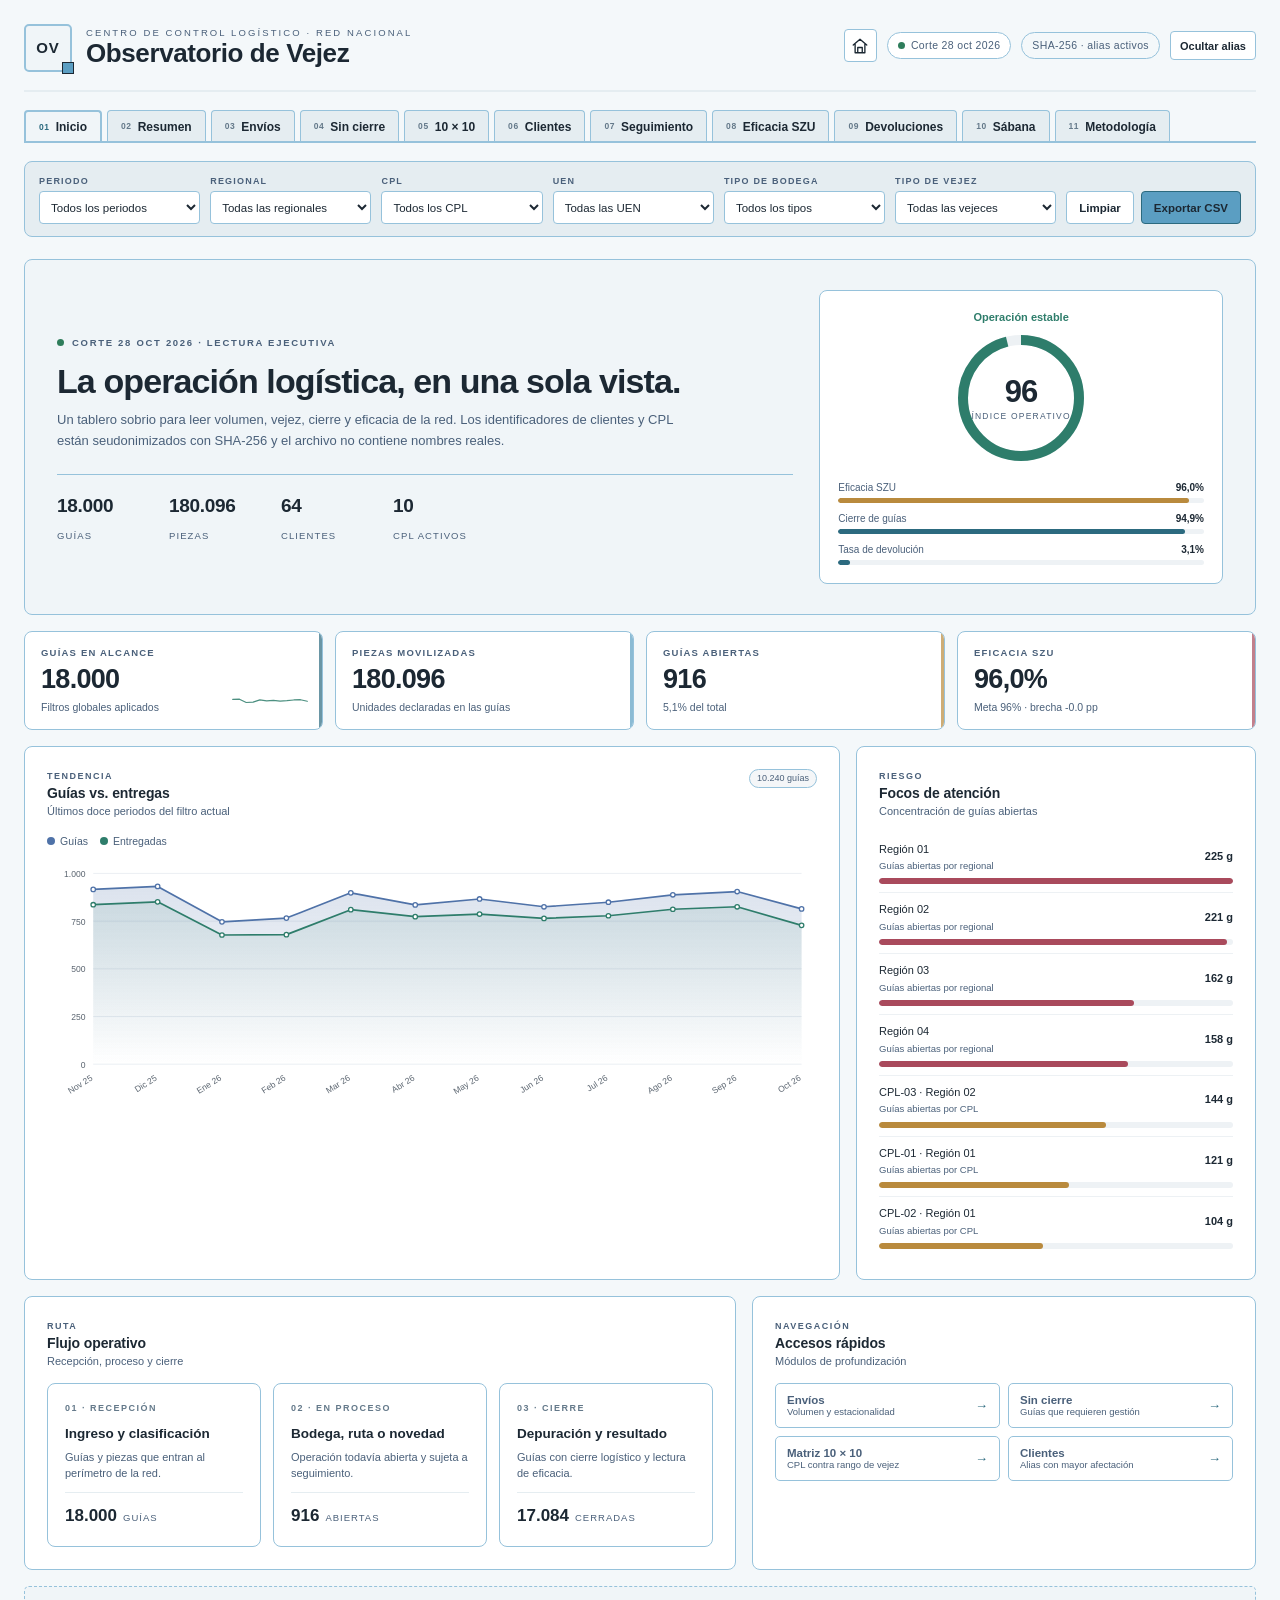
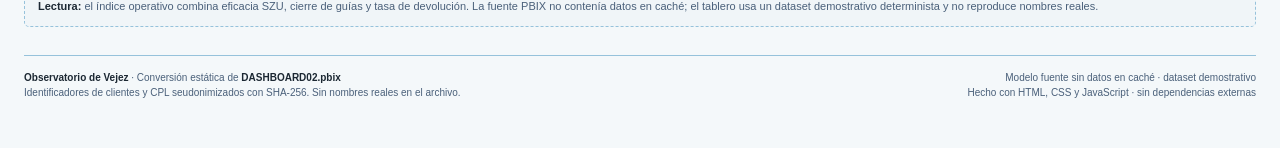
<file: Indicadores.html>
<!DOCTYPE html>
<html lang="es">
<head>
<meta charset="UTF-8">
<meta name="viewport" content="width=device-width, initial-scale=1.0">
<title>Observatorio de Vejez Logística · Centro de Control</title>
<style>
:root{
  --bg:#F4F8FA;
  --surface:#FFFFFF;
  --cream:#F0F5F8;
  --linen:#E5EDF1;
  --mint:#F4F8FA;
  --line:#96C2DB;
  --line-2:#E5EDF1;
  --aqua:#5B9EC2;
  --ink:#1C2833;
  --muted:#4A607A;
  --faint:#64798A;
  --blue:#5B9EC2;
  --teal:#2C6A7F;
  --sand:#B98A3D;
  --rose:#A94A5C;
  --good:#2E7D5B;
  --warn:#9A6B12;
  --bad:#A94452;
  --radius:8px;
  --pad:22px;
}
*{box-sizing:border-box;margin:0;padding:0}
html{scroll-behavior:smooth}
body{
  font-family:Arial,Helvetica,sans-serif;
  background:var(--bg);
  color:var(--ink);
  line-height:1.6;
  -webkit-font-smoothing:antialiased;
}
button,input,select{font-family:inherit}
button{color:inherit}
.app{width:100%;max-width:1460px;margin:0 auto;padding:24px 24px 48px}

/* ---------- Encabezado ---------- */
.topbar{
  display:flex;align-items:flex-start;justify-content:space-between;gap:24px;
  padding-bottom:18px;border-bottom:2px solid var(--line-2);
}
.brand{display:flex;align-items:center;gap:14px;min-width:0}
.brand-mark{
  width:48px;height:48px;flex:0 0 auto;display:grid;place-items:center;
  background:var(--cream);border:2px solid var(--line);border-radius:5px;
  font-size:15px;font-weight:700;letter-spacing:1px;position:relative;
}
.brand-mark::after{
  content:"";position:absolute;right:-4px;bottom:-4px;width:10px;height:10px;
  background:var(--aqua);border:1px solid var(--ink);
}
.eyebrow{font-size:9.5px;text-transform:uppercase;letter-spacing:2.1px;color:var(--muted);line-height:1.3}
h1{font-size:26px;font-weight:600;letter-spacing:-.4px;line-height:1.15}
.top-meta{
  display:flex;align-items:center;gap:10px;flex-wrap:wrap;justify-content:flex-end;
  font-size:11.5px;color:var(--muted);padding-top:5px;
}
.live-dot{
  width:7px;height:7px;border-radius:50%;background:var(--good);display:inline-block;
  animation:pulse 2.2s ease-in-out infinite;
}
@keyframes pulse{0%,100%{opacity:1;transform:scale(1)}50%{opacity:.45;transform:scale(1.35)}}
.badge{
  display:inline-flex;align-items:center;gap:6px;border:1px solid var(--line);
  background:var(--mint);padding:4px 10px;border-radius:999px;font-size:10.5px;
  letter-spacing:.35px;white-space:nowrap;
}
.badge.warm{background:var(--cream)}
.badge.plain{background:#fff}

/* ---------- Pestañas ---------- */
.tabs{
  display:flex;gap:5px;overflow-x:auto;scrollbar-width:thin;
  border-bottom:2px solid var(--line);margin:18px 0 0;padding-bottom:0;
}
.tabs::-webkit-scrollbar{height:4px}
.tabs::-webkit-scrollbar-thumb{background:var(--line);border-radius:4px}
.tab{
  appearance:none;background:var(--linen);border:1px solid var(--line);border-bottom:none;
  padding:9px 13px 8px;border-radius:4px 4px 0 0;cursor:pointer;white-space:nowrap;
  font-size:12px;font-weight:600;line-height:1;display:inline-flex;align-items:center;gap:6px;
  transition:background .18s ease,border-color .18s ease,color .18s ease;
}
.tab .num{font-size:8.5px;letter-spacing:.6px;color:var(--faint);font-weight:700}
.tab:hover{background:var(--cream);border-color:var(--line-2)}
.tab.active{
  background:var(--cream);border:2px solid var(--line);border-bottom:2px solid var(--cream);
  margin-bottom:-2px;font-weight:700;color:var(--ink);
}
.tab.active .num{color:var(--teal)}
.tab:focus-visible,.btn:focus-visible,select:focus-visible,input:focus-visible{outline:2px solid var(--aqua);outline-offset:1px}

/* ---------- Filtros ---------- */
.filterbar{
  display:grid;grid-template-columns:repeat(6,minmax(0,1fr)) auto;gap:10px;align-items:end;
  background:var(--linen);border:1px solid var(--line);border-radius:var(--radius);
  padding:12px 14px;margin:18px 0 22px;
}
.field{min-width:0}
.field label{display:block;font-size:9px;letter-spacing:1.2px;text-transform:uppercase;color:var(--muted);margin-bottom:3px;font-weight:700}
.field select,.field input,.btn{
  width:100%;height:33px;border:1px solid var(--line);background:#fff;border-radius:4px;
  padding:5px 7px;font-size:11.5px;color:var(--ink);min-width:0;
}
.field select{cursor:pointer}
.field select:hover,.field input:hover{border-color:var(--line-2)}
.filter-actions{display:flex;gap:7px;align-items:end}
.btn{
  width:auto;padding:0 12px;background:var(--cream);cursor:pointer;font-weight:600;
  display:inline-flex;align-items:center;justify-content:center;gap:6px;white-space:nowrap;
  transition:background .18s ease,border-color .18s ease;
}
.btn:hover{background:var(--aqua);border-color:var(--line-2)}
.btn.primary{background:var(--aqua);border-color:var(--teal)}
.btn.primary:hover{background:#62e8bc}
.btn.ghost{background:#fff;border-color:var(--line)}
.btn.ghost:hover{background:var(--cream)}
.btn.small{height:29px;font-size:11px;padding:0 9px}
.home-link{
  width:33px;height:33px;flex:0 0 auto;display:inline-flex;align-items:center;justify-content:center;
  border:1px solid var(--line);border-radius:4px;background:#fff;color:var(--ink);
  transition:background .18s ease,border-color .18s ease;
}
.home-link:hover{background:var(--cream);border-color:var(--line-2)}
.home-link:focus-visible{outline:2px solid var(--aqua);outline-offset:1px}
.home-link svg{width:18px;height:18px;fill:none;stroke:currentColor;stroke-width:1.8;stroke-linecap:round;stroke-linejoin:round}

/* ---------- Estructura ---------- */
.view{animation:fadeUp .34s ease both}
@keyframes fadeUp{from{opacity:0;transform:translateY(5px)}to{opacity:1;transform:none}}
.grid{display:grid;grid-template-columns:repeat(12,minmax(0,1fr));gap:16px;margin-bottom:16px}
.span-2{grid-column:span 2}.span-3{grid-column:span 3}.span-4{grid-column:span 4}
.span-5{grid-column:span 5}.span-6{grid-column:span 6}.span-7{grid-column:span 7}
.span-8{grid-column:span 8}.span-9{grid-column:span 9}.span-10{grid-column:span 10}
.span-12{grid-column:span 12}
.card{
  background:var(--surface);border:1px solid var(--line);border-radius:var(--radius);
  padding:var(--pad);min-width:0;position:relative;
}
.card.cream{background:var(--cream)}
.card.linen{background:var(--linen)}
.card.mint{background:var(--mint)}
.card.flat{border-color:var(--line-2)}
.card-head{display:flex;align-items:flex-start;justify-content:space-between;gap:12px;margin-bottom:13px}
.card-title{font-size:14px;font-weight:600;letter-spacing:-.1px;line-height:1.3}
.card-sub{font-size:11px;color:var(--muted);line-height:1.45;margin-top:2px}
.kicker{font-size:9px;text-transform:uppercase;letter-spacing:1.5px;color:var(--muted);font-weight:700}
h2{font-size:34px;font-weight:600;letter-spacing:-.9px;line-height:1.1}
h3{font-size:17px;font-weight:600;letter-spacing:-.2px}
.lead{font-size:13px;color:var(--muted);max-width:660px}
.muted{color:var(--muted)}
.small{font-size:11.5px}
.tiny{font-size:10px}
.strong{font-weight:600}
.spacer{flex:1}
.hr{height:1px;background:var(--line-2);border:0;margin:14px 0}
.actions{display:flex;gap:8px;flex-wrap:wrap;margin-top:18px}

/* ---------- KPIs ---------- */
.kpi-strip{display:grid;grid-template-columns:repeat(4,minmax(0,1fr));gap:12px;margin-bottom:16px}
.kpi-strip.six{grid-template-columns:repeat(6,minmax(0,1fr))}
.kpi{
  background:#fff;border:1px solid var(--line);border-radius:var(--radius);padding:15px 16px;
  min-width:0;display:flex;flex-direction:column;gap:2px;position:relative;overflow:hidden;
}
.kpi::after{content:"";position:absolute;right:0;top:0;width:3px;height:100%;background:var(--line-2);opacity:.7}
.kpi.c-teal::after{background:var(--teal)}.kpi.c-blue::after{background:var(--blue)}
.kpi.c-sand::after{background:var(--sand)}.kpi.c-rose::after{background:var(--rose)}
.kpi-label{font-size:9.5px;text-transform:uppercase;letter-spacing:1.2px;color:var(--muted);font-weight:700;line-height:1.3}
.kpi-value{font-size:27px;font-weight:600;letter-spacing:-.7px;line-height:1.1;font-variant-numeric:tabular-nums;margin-top:4px}
.kpi-value .unit{font-size:12px;font-weight:400;color:var(--muted);letter-spacing:0;margin-left:3px}
.kpi-note{font-size:10.5px;color:var(--muted);line-height:1.35;margin-top:3px;min-height:14px}
.kpi-note b{color:var(--ink)}
.kpi-note .up{color:var(--good);font-weight:700}.kpi-note .down{color:var(--bad);font-weight:700}
.kpi-spark{position:absolute;right:13px;bottom:10px;width:78px;height:24px;opacity:.85}

/* ---------- Héroe ---------- */
.hero{
  display:grid;grid-template-columns:minmax(0,1.55fr) minmax(280px,.85fr);gap:26px;
  background:var(--cream);border:1px solid var(--line);border-radius:var(--radius);
  padding:30px 32px;margin-bottom:16px;align-items:center;
}
.hero-tag{display:inline-flex;align-items:center;gap:8px;font-size:9.5px;text-transform:uppercase;letter-spacing:1.7px;color:var(--muted);font-weight:700;margin-bottom:13px}
.hero h2{max-width:690px;margin-bottom:10px}
.hero .lead{max-width:650px}
.hero-metrics{display:flex;gap:22px;flex-wrap:wrap;margin-top:22px;padding-top:16px;border-top:1px solid var(--line)}
.hero-metrics .hm{min-width:90px}
.hero-metrics .hm b{display:block;font-size:19px;font-weight:600;letter-spacing:-.3px;font-variant-numeric:tabular-nums}
.hero-metrics .hm span{font-size:9.5px;text-transform:uppercase;letter-spacing:1.1px;color:var(--muted)}
.score-card{border:1px solid var(--line);background:#fff;border-radius:var(--radius);padding:18px;text-align:center}
.score-ring{width:138px;height:138px;margin:2px auto 7px;position:relative}
.score-ring svg{width:100%;height:100%;display:block;transform:rotate(-90deg)}
.score-center{position:absolute;inset:0;display:flex;flex-direction:column;align-items:center;justify-content:center;line-height:1}
.score-center b{font-size:31px;font-weight:600;letter-spacing:-1px}
.score-center span{font-size:8.5px;letter-spacing:1.2px;text-transform:uppercase;color:var(--muted);margin-top:5px}
.score-card .status{font-size:11px;font-weight:600;margin-bottom:2px}
.score-lines{display:grid;gap:8px;margin-top:13px;text-align:left}
.score-line{display:grid;grid-template-columns:1fr auto;gap:2px 8px;font-size:10px;color:var(--muted)}
.score-line .track{grid-column:1/-1;height:5px;background:#EEF2F5;border-radius:99px;overflow:hidden}
.score-line .fill{height:100%;background:var(--teal);border-radius:99px}
.score-line .fill.warn{background:var(--sand)}
.score-line .fill.bad{background:var(--rose)}
.score-line b{color:var(--ink);font-weight:600}

/* ---------- Flujo / accesos ---------- */
.flow{display:grid;grid-template-columns:repeat(3,minmax(0,1fr));gap:12px}
.flow-step{border:1px solid var(--line);background:#fff;border-radius:var(--radius);padding:17px;position:relative}
.flow-step .step{font-size:9px;letter-spacing:1.5px;color:var(--faint);font-weight:700;margin-bottom:8px}
.flow-step h4{font-size:13.5px;font-weight:600;margin-bottom:4px}
.flow-step p{font-size:11px;color:var(--muted);line-height:1.5}
.flow-step .metric{display:flex;align-items:baseline;gap:6px;margin-top:10px;padding-top:9px;border-top:1px solid var(--line-2)}
.flow-step .metric b{font-size:17px;font-weight:600}
.flow-step .metric span{font-size:9.5px;text-transform:uppercase;letter-spacing:1px;color:var(--muted)}
.quick{display:grid;grid-template-columns:repeat(2,minmax(0,1fr));gap:8px}
.quick button{
  text-align:left;border:1px solid var(--line);background:#fff;border-radius:5px;padding:10px 11px;
  cursor:pointer;transition:background .16s ease,border-color .16s ease;display:flex;align-items:center;justify-content:space-between;gap:8px;
}
.quick button:hover{background:var(--mint);border-color:var(--line-2)}
.quick b{font-size:11.5px;font-weight:600;display:block}
.quick span{font-size:9.5px;color:var(--muted);display:block}
.quick .arrow{font-size:13px;color:var(--teal)}

/* ---------- Gráficos ---------- */
.chart{width:100%;min-height:80px;position:relative}
.chart svg{display:block;width:100%;height:auto;overflow:visible}
.legend{display:flex;flex-wrap:wrap;gap:12px;margin:2px 0 8px;font-size:10.5px;color:var(--muted)}
.legend .item{display:inline-flex;align-items:center;gap:5px;white-space:nowrap}
.legend .dot{width:8px;height:8px;border-radius:50%;display:inline-block;flex:0 0 auto}
.legend .sq{width:8px;height:8px;border-radius:1px;display:inline-block;flex:0 0 auto}
.legend b{color:var(--ink);font-weight:600}
.hbar{display:grid;gap:7px}
.hbar-row{display:grid;grid-template-columns:minmax(82px,132px) minmax(60px,1fr) 58px;align-items:center;gap:9px;font-size:11px}
.hbar-row .lbl{color:var(--ink);font-weight:600;white-space:nowrap;overflow:hidden;text-overflow:ellipsis;display:flex;align-items:center;gap:5px}
.hbar-row .lbl .sub{color:var(--muted);font-weight:400;font-size:9.5px}
.hbar-track{height:8px;background:#EDF1F4;border-radius:99px;overflow:hidden;min-width:40px}
.hbar-fill{height:100%;border-radius:99px;background:var(--teal);transition:width .5s ease}
.hbar-row .val{text-align:right;font-weight:600;font-variant-numeric:tabular-nums;white-space:nowrap}
.hbar-row .val span{font-weight:400;color:var(--muted);font-size:9.5px;margin-left:3px}
.donut-flex{display:flex;align-items:center;gap:20px;flex-wrap:wrap}
.donut-svg{width:150px;height:150px;flex:0 0 auto;position:relative}
.donut-svg svg{width:100%;height:100%;display:block;transform:rotate(-90deg)}
.donut-center{position:absolute;inset:0;display:flex;flex-direction:column;align-items:center;justify-content:center;line-height:1}
.donut-center b{font-size:21px;font-weight:600;letter-spacing:-.4px}
.donut-center span{font-size:8.5px;letter-spacing:1px;text-transform:uppercase;color:var(--muted);margin-top:4px}
.donut-legend{flex:1 1 150px;min-width:130px;display:grid;gap:7px}
.dl-row{display:grid;grid-template-columns:9px 1fr auto;gap:7px;align-items:center;font-size:10.5px}
.dl-row .dot{width:8px;height:8px;border-radius:50%}
.dl-row .name{color:var(--muted);white-space:nowrap;overflow:hidden;text-overflow:ellipsis}
.dl-row .val{font-weight:600;font-variant-numeric:tabular-nums;white-space:nowrap}
.dl-row .val span{color:var(--muted);font-weight:400;margin-left:3px;font-size:9.5px}
.rings{display:flex;gap:16px;flex-wrap:wrap;justify-content:space-around;align-items:center}
.ring-item{display:flex;flex-direction:column;align-items:center;gap:4px;min-width:82px}
.ring-item svg{width:78px;height:78px;transform:rotate(-90deg)}
.ring-item .ring-wrap{position:relative}
.ring-item .ring-center{position:absolute;inset:0;display:flex;align-items:center;justify-content:center;font-size:15px;font-weight:600}
.ring-item .ring-label{font-size:10px;color:var(--muted);text-align:center;line-height:1.3}
.ring-item .ring-label b{display:block;color:var(--ink);font-weight:600;font-size:10.5px}
.gauge-wrap{display:flex;flex-direction:column;align-items:center}
.gauge-svg{width:100%;max-width:300px;height:auto;display:block}
.bullet-wrap{padding:8px 2px}
.bullet-track{height:12px;background:#EDF1F4;border-radius:99px;position:relative;overflow:visible}
.bullet-fill{height:100%;border-radius:99px;background:var(--teal)}
.bullet-target{position:absolute;top:-5px;bottom:-5px;width:2px;background:var(--ink)}
.bullet-marker{position:absolute;top:50%;width:15px;height:15px;background:#fff;border:2px solid var(--ink);border-radius:50%;transform:translate(-50%,-50%)}
.bullet-labels{display:flex;justify-content:space-between;font-size:9.5px;color:var(--muted);margin-top:9px}

/* ---------- Tablas / heatmap ---------- */
.heat-wrap{overflow:auto;border:1px solid var(--line-2);border-radius:4px;max-width:100%}
table.heat{border-collapse:separate;border-spacing:0;width:100%;min-width:660px;font-size:11px;font-variant-numeric:tabular-nums}
table.heat th,table.heat td{padding:7px 8px;border-bottom:1px solid #E8EDF1;text-align:center;white-space:nowrap}
table.heat thead th{background:var(--cream);color:var(--muted);font-size:9px;letter-spacing:.7px;text-transform:uppercase;font-weight:700;position:sticky;top:0;z-index:2}
table.heat th.rowh,table.heat td.rowh{text-align:left;font-weight:600;background:#fff;position:sticky;left:0;z-index:1;border-right:1px solid var(--line-2);min-width:120px}
table.heat thead th.rowh{z-index:4;background:var(--cream)}
table.heat td.cell{color:var(--ink);font-weight:600;transition:box-shadow .12s ease}
table.heat td.cell.hl,table.heat th.colhl{box-shadow:inset 0 0 0 1px var(--ink)}
table.heat tfoot td{background:var(--linen);font-weight:700;border-top:1px solid var(--line);border-bottom:none}
table.heat .rowh small{display:block;font-weight:400;font-size:9px;color:var(--muted)}
table.data.compact{min-width:720px}
.data-table-wrap.scroll-y{max-height:660px}
.heat-note{display:flex;align-items:center;gap:10px;font-size:10px;color:var(--muted);margin-top:8px;flex-wrap:wrap}
.heat-scale{width:90px;height:6px;border-radius:99px;background:linear-gradient(90deg,rgba(46,125,107,.08),rgba(46,125,107,.9))}
.data-table-wrap{overflow:auto;border:1px solid var(--line-2);border-radius:4px}
table.data{width:100%;border-collapse:collapse;min-width:860px;font-size:11px}
table.data thead th{
  background:var(--cream);text-align:left;text-transform:uppercase;letter-spacing:.8px;font-size:8.5px;
  color:var(--muted);font-weight:700;padding:9px 10px;border-bottom:1px solid var(--line);position:sticky;top:0;z-index:2;
}
table.data td{padding:8px 10px;border-bottom:1px solid #EDF1F4;vertical-align:middle}
table.data tbody tr:hover{background:var(--mint)}
table.data td.num{text-align:right;font-variant-numeric:tabular-nums;font-weight:600}
table.data td .alias{font-weight:600;letter-spacing:.2px}
table.data td .alias small{display:block;color:var(--muted);font-size:9px;font-weight:400;letter-spacing:0}
.badge-state{display:inline-block;padding:2px 7px;border-radius:99px;font-size:9px;font-weight:600;border:1px solid var(--line);background:var(--mint);white-space:nowrap}
.badge-state.good{background:#EFF8F3;border-color:#A9CFBC;color:var(--good)}
.badge-state.warn{background:#FFF8E6;border-color:#D8C08A;color:var(--warn)}
.badge-state.bad{background:#FBEDEF;border-color:#D8A9B2;color:var(--bad)}
.badge-state.neutral{background:#F4F6F8;border-color:var(--line);color:var(--muted)}
.seg{display:inline-block;font-size:8.5px;text-transform:uppercase;letter-spacing:.7px;color:var(--muted);border-left:1px solid var(--line);padding-left:5px;margin-left:4px}
.pagination{display:flex;align-items:center;justify-content:space-between;gap:10px;margin-top:12px;flex-wrap:wrap}
.pagination .pages{display:flex;gap:5px;align-items:center}
.page-btn{min-width:29px;height:29px;border:1px solid var(--line);background:#fff;border-radius:4px;cursor:pointer;font-size:11px;padding:0 7px}
.page-btn:hover{background:var(--cream)}
.page-btn.active{background:var(--cream);border-color:var(--ink);font-weight:700}
.page-btn:disabled{opacity:.4;cursor:not-allowed}
.toolbar{display:flex;gap:8px;align-items:end;flex-wrap:wrap;margin-bottom:12px}
.toolbar .field{min-width:150px}
.toolbar .field.grow{flex:1 1 220px}

/* ---------- Avisos / notas ---------- */
.note{
  background:var(--cream);border:1px dashed var(--line);border-radius:5px;padding:11px 13px;
  font-size:11px;color:var(--muted);line-height:1.55;
}
.note b{color:var(--ink)}
.alert-list{display:grid;gap:8px}
.alert{display:grid;grid-template-columns:4px 1fr auto;gap:10px;align-items:center;border:1px solid var(--line-2);background:#fff;border-radius:5px;padding:9px 11px;font-size:11px}
.alert .bar{width:4px;height:100%;min-height:24px;border-radius:99px;background:var(--sand)}
.alert.bad .bar{background:var(--rose)}.alert.good .bar{background:var(--good)}
.alert b{font-weight:600}
.alert span{color:var(--muted);font-size:10.5px}
.alert .tag{font-size:9px;color:var(--muted);white-space:nowrap}
.tabs2{display:inline-flex;border:1px solid var(--line);border-radius:5px;overflow:hidden;background:var(--linen);margin-bottom:14px;flex-wrap:wrap}
.tabs2 button{appearance:none;border:0;background:transparent;padding:8px 13px;font-size:11px;font-weight:600;cursor:pointer;color:var(--muted);border-right:1px solid var(--line)}
.tabs2 button:last-child{border-right:0}
.tabs2 button.active{background:#fff;color:var(--ink)}
.tabs2 button:hover{background:var(--cream)}
.empty{display:flex;flex-direction:column;align-items:center;justify-content:center;gap:6px;min-height:140px;color:var(--muted);font-size:12px;text-align:center;border:1px dashed var(--line);border-radius:5px;background:var(--mint);padding:18px}
.empty b{color:var(--ink);font-weight:600}
.formula{font-family:"Courier New",monospace;background:var(--linen);border:1px solid var(--line-2);padding:7px 9px;border-radius:4px;font-size:11px;overflow:auto}
.source-list{display:grid;gap:6px;font-size:11px}
.source-list .row{display:flex;justify-content:space-between;gap:12px;padding:6px 0;border-bottom:1px solid #EDF1F4}
.source-list .row:last-child{border-bottom:0}
.source-list .row span{color:var(--muted);text-align:right}
.privacy-demo{display:flex;align-items:center;gap:8px;flex-wrap:wrap;font-size:11px}
.hash{font-family:"Courier New",monospace;font-size:10.5px;background:#fff;border:1px solid var(--line);border-radius:4px;padding:3px 6px;word-break:break-all}
.footer{
  border-top:1px solid var(--line);margin-top:28px;padding-top:14px;display:flex;justify-content:space-between;
  gap:14px;flex-wrap:wrap;font-size:10px;color:var(--muted);line-height:1.5;
}
.footer b{color:var(--ink);font-weight:600}

/* ---------- Tooltip ---------- */
.tip{
  position:fixed;z-index:100;pointer-events:none;opacity:0;transform:translateY(4px);
  background:#fff;border:1px solid var(--line);border-radius:4px;padding:6px 8px;
  font-size:10.5px;line-height:1.45;box-shadow:0 5px 16px rgba(0,0,0,.08);
  max-width:270px;transition:opacity .12s ease,transform .12s ease;
}
.tip.show{opacity:1;transform:none}
.tip b{font-weight:700}

/* ---------- Utilidades ---------- */
.sr-only{position:absolute;width:1px;height:1px;padding:0;margin:-1px;overflow:hidden;clip:rect(0,0,0,0);white-space:nowrap;border:0}
.nowrap{white-space:nowrap}
.text-right{text-align:right}
.text-center{text-align:center}
.mt-6{margin-top:6px}.mt-10{margin-top:10px}.mt-14{margin-top:14px}.mt-18{margin-top:18px}
.mb-0{margin-bottom:0}
.split2{display:grid;grid-template-columns:repeat(2,minmax(0,1fr));gap:14px}
.mini-progress{height:6px;background:#EEF2F5;border-radius:99px;overflow:hidden;margin-top:5px}
.mini-progress i{display:block;height:100%;border-radius:99px;background:var(--teal)}
.risk-row{display:grid;grid-template-columns:minmax(0,1fr) auto;gap:1px 10px;align-items:center;padding:8px 0;border-bottom:1px solid #EDF1F4;font-size:11px}
.risk-row:last-child{border-bottom:0}
.risk-row .meta{grid-column:1;color:var(--muted);font-size:9.5px}
.risk-row .val{grid-column:2;grid-row:1;font-weight:600;font-variant-numeric:tabular-nums}
.risk-row .track{grid-column:1/-1;margin-top:4px}
.pill{display:inline-flex;align-items:center;gap:4px;border:1px solid var(--line);background:#fff;border-radius:99px;padding:2px 7px;font-size:9px;line-height:1.4;white-space:nowrap}
.pill.warn{background:var(--cream);border-color:#D8C08A;color:var(--warn)}
.pill.bad{background:#FBEDEF;border-color:#D8A9B2;color:var(--bad)}
.pill.good{background:#EFF8F3;border-color:#A9CFBC;color:var(--good)}
.pill.muted{background:#F4F6F8;color:var(--muted)}
.stat-pair{display:grid;grid-template-columns:repeat(2,minmax(0,1fr));gap:10px}
.stat-pair .stat{border:1px solid var(--line-2);border-radius:5px;padding:10px;background:#fff}
.stat-pair .stat b{display:block;font-size:19px;font-weight:600;line-height:1.2}
.stat-pair .stat span{font-size:9.5px;text-transform:uppercase;letter-spacing:.8px;color:var(--muted)}
.table-note{font-size:10px;color:var(--muted);margin-top:8px;line-height:1.45}
.check-line{display:flex;align-items:flex-start;gap:8px;font-size:11px;color:var(--muted);line-height:1.5}
.check-line .mark{width:15px;height:15px;flex:0 0 auto;display:grid;place-items:center;border:1px solid var(--line);border-radius:3px;background:var(--mint);font-size:10px;font-weight:700;color:var(--teal);margin-top:1px}

/* ---------- Responsive ---------- */
@media (max-width:1180px){
  .filterbar{grid-template-columns:repeat(3,minmax(0,1fr))}
  .filter-actions{grid-column:span 3;justify-content:flex-end}
  .kpi-strip.six{grid-template-columns:repeat(3,minmax(0,1fr))}
  .hero{grid-template-columns:1fr;gap:18px}
  .span-3,.span-4,.span-5{grid-column:span 6}
  .span-7,.span-8,.span-9,.span-10{grid-column:span 12}
}
@media (max-width:860px){
  .app{padding:16px 14px 34px}
  .topbar{flex-direction:column;gap:10px}
  .top-meta{justify-content:flex-start}
  h1{font-size:22px}
  h2{font-size:27px}
  .filterbar{grid-template-columns:repeat(2,minmax(0,1fr))}
  .filter-actions{grid-column:span 2}
  .kpi-strip,.kpi-strip.six{grid-template-columns:repeat(2,minmax(0,1fr))}
  .grid{gap:12px}
  .span-3,.span-4,.span-5,.span-6,.span-7,.span-8,.span-9,.span-10{grid-column:span 12}
  .flow{grid-template-columns:1fr}
  .quick{grid-template-columns:1fr}
  .split2,.stat-pair{grid-template-columns:1fr}
  .card{padding:17px}
  .hero{padding:22px 20px}
  .hero-metrics{gap:16px}
  .hero-metrics .hm{min-width:76px}
  .hbar-row{grid-template-columns:minmax(74px,110px) minmax(50px,1fr) 52px}
}
@media (max-width:520px){
  .kpi-strip,.kpi-strip.six{grid-template-columns:1fr}
  .filterbar{grid-template-columns:1fr}
  .filter-actions{grid-column:span 1;justify-content:stretch}
  .filter-actions .btn{flex:1}
  .hero h2{font-size:24px}
  .top-meta{font-size:10.5px}
  .tab{padding:8px 10px;font-size:11px}
  .donut-flex{gap:12px}
  .donut-svg{width:128px;height:128px}
}
@media (prefers-reduced-motion:reduce){
  *,*::before,*::after{animation-duration:.001ms !important;animation-iteration-count:1 !important;transition-duration:.001ms !important;scroll-behavior:auto !important}
}
</style>
</head>
<body>
<div class="app">
  <header class="topbar">
    <div class="brand">
      <div class="brand-mark" aria-hidden="true">OV</div>
      <div>
        <p class="eyebrow">Centro de control logístico · Red nacional</p>
        <h1>Observatorio de Vejez</h1>
      </div>
    </div>
    <div class="top-meta">
      <a class="home-link" href="index.html" title="Home" aria-label="Home">
        <svg viewBox="0 0 24 24" aria-hidden="true"><path d="M3 10.8 12 3l9 7.8M5.5 9.5V21h13V9.5M9 21v-7h6v7"/></svg>
      </a>
      <span class="badge plain"><span class="live-dot"></span> Corte 28 oct 2026</span>
      <span class="badge" id="privacyBadge">SHA-256 · alias activos</span>
      <button class="btn ghost small" id="privacyToggle" type="button">Ocultar alias</button>
    </div>
  </header>

  <nav class="tabs" id="tabs" role="tablist" aria-label="Módulos del tablero"></nav>

  <section class="filterbar" aria-label="Filtros globales">
    <div class="field">
      <label for="fYear">Periodo</label>
      <select id="fYear"></select>
    </div>
    <div class="field">
      <label for="fRegion">Regional</label>
      <select id="fRegion"></select>
    </div>
    <div class="field">
      <label for="fCpl">CPL</label>
      <select id="fCpl"></select>
    </div>
    <div class="field">
      <label for="fUen">UEN</label>
      <select id="fUen"></select>
    </div>
    <div class="field">
      <label for="fTipo">Tipo de bodega</label>
      <select id="fTipo"></select>
    </div>
    <div class="field">
      <label for="fVejez">Tipo de vejez</label>
      <select id="fVejez"></select>
    </div>
    <div class="filter-actions">
      <button class="btn ghost" id="resetFilters" type="button">Limpiar</button>
      <button class="btn primary" id="exportView" type="button">Exportar CSV</button>
    </div>
  </section>

  <main id="view" class="view" role="tabpanel" aria-live="polite"></main>

  <footer class="footer">
    <div>
      <b>Observatorio de Vejez</b> · Conversión estática de <b>DASHBOARD02.pbix</b><br>
      Identificadores de clientes y CPL seudonimizados con SHA-256. Sin nombres reales en el archivo.
    </div>
    <div class="text-right">
      Modelo fuente sin datos en caché · dataset demostrativo<br>
      Hecho con HTML, CSS y JavaScript · sin dependencias externas
    </div>
  </footer>
</div>
<div class="tip" id="tip" role="status" aria-live="polite"></div>
<script>
'use strict';

/* ============================================================
   1. Utilidades criptográficas y de formato
   ============================================================ */
const PRIVACY_SALT = 'OV-PRIV-2026|DASHBOARD02';

/* SHA-256 síncrono (implementación compacta, sin dependencias) */
function sha256(ascii) {
  function rightRotate(value, amount) {
    return (value >>> amount) | (value << (32 - amount));
  }
  var mathPow = Math.pow;
  var maxWord = mathPow(2, 32);
  var lengthProperty = 'length';
  var i, j;
  var result = '';
  var words = [];
  var asciiBitLength = ascii[lengthProperty] * 8;
  var hash = sha256.h = sha256.h || [];
  var k = sha256.k = sha256.k || [];
  var primeCounter = k[lengthProperty];
  var isComposite = {};
  for (var candidate = 2; primeCounter < 64; candidate++) {
    if (!isComposite[candidate]) {
      for (i = 0; i < 313; i += candidate) isComposite[i] = candidate;
      hash[primeCounter] = (mathPow(candidate, .5) * maxWord) | 0;
      k[primeCounter++] = (mathPow(candidate, 1 / 3) * maxWord) | 0;
    }
  }
  ascii += '\x80';
  while (ascii[lengthProperty] % 64 - 56) ascii += '\x00';
  for (i = 0; i < ascii[lengthProperty]; i++) {
    j = ascii.charCodeAt(i);
    if (j >> 8) return '';
    words[i >> 2] |= j << ((3 - i) % 4) * 8;
  }
  words[words[lengthProperty]] = ((asciiBitLength / maxWord) | 0);
  words[words[lengthProperty]] = (asciiBitLength);
  for (j = 0; j < words[lengthProperty];) {
    var w = words.slice(j, j += 16);
    var oldHash = hash;
    hash = hash.slice(0, 8);
    for (i = 0; i < 64; i++) {
      var w15 = w[i - 15], w2 = w[i - 2];
      var a = hash[0], e = hash[4];
      var temp1 = hash[7]
        + (rightRotate(e, 6) ^ rightRotate(e, 11) ^ rightRotate(e, 25))
        + ((e & hash[5]) ^ ((~e) & hash[6]))
        + k[i]
        + (w[i] = (i < 16) ? w[i] : (
          w[i - 16]
          + (rightRotate(w15, 7) ^ rightRotate(w15, 18) ^ (w15 >>> 3))
          + w[i - 7]
          + (rightRotate(w2, 17) ^ rightRotate(w2, 19) ^ (w2 >>> 10))
        ) | 0);
      var temp2 = (rightRotate(a, 2) ^ rightRotate(a, 13) ^ rightRotate(a, 22))
        + ((a & hash[1]) ^ (a & hash[2]) ^ (hash[1] & hash[2]));
      hash = [(temp1 + temp2) | 0].concat(hash);
      hash[4] = (hash[4] + temp1) | 0;
    }
    for (i = 0; i < 8; i++) hash[i] = (hash[i] + oldHash[i]) | 0;
  }
  for (i = 0; i < 8; i++) {
    for (j = 3; j + 1; j--) {
      var b = (hash[i] >> (j * 8)) & 255;
      result += ((b < 16) ? '0' : '') + b.toString(16);
    }
  }
  return result;
}

/* ============================================================
   2. Constantes del modelo
   ============================================================ */
const CUTOFF = new Date(2026, 9, 28, 23, 59, 59);
const DATA_START = new Date(2025, 0, 1);
const MESES = ['Ene', 'Feb', 'Mar', 'Abr', 'May', 'Jun', 'Jul', 'Ago', 'Sep', 'Oct', 'Nov', 'Dic'];
const MESES_LARGO = ['Enero', 'Febrero', 'Marzo', 'Abril', 'Mayo', 'Junio', 'Julio', 'Agosto', 'Septiembre', 'Octubre', 'Noviembre', 'Diciembre'];

const REGIONS = ['R1', 'R2', 'R3', 'R4', 'R5'];
const REGION_LABEL = { R1: 'Región 01', R2: 'Región 02', R3: 'Región 03', R4: 'Región 04', R5: 'Región 05' };

const CPLS = [
  { id: 'C01', reg: 'R1', w: 14 },
  { id: 'C02', reg: 'R1', w: 9 },
  { id: 'C03', reg: 'R2', w: 13 },
  { id: 'C04', reg: 'R2', w: 8 },
  { id: 'C05', reg: 'R3', w: 11 },
  { id: 'C06', reg: 'R3', w: 7 },
  { id: 'C07', reg: 'R4', w: 10 },
  { id: 'C08', reg: 'R4', w: 7 },
  { id: 'C09', reg: 'R5', w: 9 },
  { id: 'C10', reg: 'R5', w: 6 }
];
const CPL_BY_ID = Object.fromEntries(CPLS.map(c => [c.id, c]));
const CPL_INDEX = Object.fromEntries(CPLS.map((c, i) => [c.id, i]));
const CPL_LABEL = id => 'CPL-' + id.slice(1);
const UENS = ['DOCUMENTOS', 'MERCANCIAS', 'VALORES'];
const UEN_W = [44, 36, 20];
const TIPOS_BODEGA = ['Primaria', 'Secundaria'];
const TIPO_W = [62, 38];
const RANGOS = [
  { label: '0 d', min: 0, max: 0 },
  { label: '1–2 d', min: 1, max: 2 },
  { label: '3–4 d', min: 3, max: 4 },
  { label: '5–6 d', min: 5, max: 6 },
  { label: '7–8 d', min: 7, max: 8 },
  { label: '9–10 d', min: 9, max: 10 },
  { label: '11–15 d', min: 11, max: 15 },
  { label: '16–20 d', min: 16, max: 20 },
  { label: '21–30 d', min: 21, max: 30 },
  { label: '+30 d', min: 31, max: 9999 }
];
const RANGE_LABELS = RANGOS.map(r => r.label);
const ESTADOS = ['Entregado', 'En bodega', 'En tránsito', 'Novedad', 'Devuelto', 'Cancelado'];
const ESTADO_W = [91, 3, 1, 1.3, 2.9, 0.8];
const SEGMENTOS = ['Retail', 'Corporativo', 'Pyme', 'Gobierno'];
const SEGMENTO_W = [46, 24, 20, 10];
const CLASES = ['A', 'B', 'C'];
const CLASE_W = [26, 45, 29];
const PAGOS = ['Contado', 'COD', 'LPC'];
const PAGO_W = [42, 33, 25];
const TIEMPOS = ['0–24 h', '24–48 h', '48–72 h', '+72 h'];
const CONCEPTOS = ['RECOLECCIÓN', 'CLASIFICACIÓN', 'SALIDA A RUTA', 'ENTREGA', 'NOVEDAD', 'DEVOLUCIÓN'];
const HOURS = Array.from({ length: 15 }, (_, i) => i + 6);
const HOUR_W = [2, 3, 4, 6, 7, 6, 5, 5, 6, 7, 7, 6, 5, 4, 3];
const COLORS = ['#2E7D6B', '#4F72A8', '#B98A3D', '#A94A5C', '#6D8FB8', '#7FB7A8', '#9A8C6A', '#8C7A9E'];
const REGION_INDEX = Object.fromEntries(REGIONS.map((r, i) => [r, i]));
const UEN_INDEX = Object.fromEntries(UENS.map((u, i) => [u, i]));
const TIPO_INDEX = Object.fromEntries(TIPOS_BODEGA.map((t, i) => [t, i]));
const ESTADO_INDEX = Object.fromEntries(ESTADOS.map((e, i) => [e, i]));
const PAGO_INDEX = Object.fromEntries(PAGOS.map((p, i) => [p, i]));
const TIEMPO_INDEX = Object.fromEntries(TIEMPOS.map((t, i) => [t, i]));

const CLIENT_COUNT = 64;
const TOTAL_RECORDS = 18000;

const RENDER_MAP = {};

/* ============================================================
   3. Estado global
   ============================================================ */
const state = {
  tab: 'inicio',
  year: 'all',
  region: 'all',
  cpl: 'all',
  uen: 'all',
  tipo: 'all',
  vejez: 'all',
  hideAliases: false,
  effSub: 'panel',
  clientQuery: '',
  sabanaSearch: '',
  sabanaEstado: 'all',
  sabanaSort: 'date',
  page: 1,
  pageSize: 15
};
let current = [];
let uid = 0;

/* ============================================================
   4. Generación de datos demostrativos
   ============================================================ */
function mulberry32(seed) {
  return function () {
    seed |= 0; seed = seed + 0x6D2B79F5 | 0;
    let t = Math.imul(seed ^ seed >>> 15, 1 | seed);
    t = t + Math.imul(t ^ t >>> 7, 61 | t) ^ t;
    return ((t ^ t >>> 14) >>> 0) / 4294967296;
  };
}
const rand = mulberry32(20261028);

function pickIndex(weights) {
  const total = weights.reduce((a, b) => a + b, 0);
  let r = rand() * total;
  for (let i = 0; i < weights.length; i++) {
    r -= weights[i];
    if (r <= 0) return i;
  }
  return weights.length - 1;
}
function pick(arr, weights) { return arr[pickIndex(weights)]; }
function randInt(min, max) { return min + Math.floor(rand() * (max - min + 1)); }
function pad2(n) { return String(n).padStart(2, '0'); }
function daysInMonth(y, m) { return new Date(y, m + 1, 0).getDate(); }
function rangeIndexFromDays(d) {
  for (let i = 0; i < RANGOS.length; i++) {
    if (d >= RANGOS[i].min && d <= RANGOS[i].max) return i;
  }
  return RANGOS.length - 1;
}
function guideCode(n) {
  return 'GD-' + (((n * 2654435761) >>> 0).toString(16).toUpperCase().padStart(8, '0'));
}

/* Metadatos de clientes: nunca se guarda un nombre real. */
const CLIENTS = Array.from({ length: CLIENT_COUNT }, (_, i) => {
  const seg = pick(SEGMENTOS, SEGMENTO_W);
  const cls = pick(CLASES, CLASE_W);
  const weight = 1 / Math.pow(i + 1, 0.82) * (0.82 + rand() * 0.36);
  return { idx: i, id: 'CLI' + (1040 + i), seg, cls, weight };
});
const CLIENT_TOTAL_W = CLIENTS.reduce((a, b) => a + b.weight, 0);
CLIENTS.forEach(c => { c.weight = c.weight / CLIENT_TOTAL_W; });
const CLIENT_BY_IDX = CLIENTS;
const CLIENT_W = CLIENTS.map(c => c.weight);
CLIENTS.forEach(c => {
  c.alias = 'CLI-' + sha256(PRIVACY_SALT + '|' + c.id + '|' + c.seg + '|' + c.cls).slice(0, 6).toUpperCase();
});

/* Bodegas seudónimas por CPL. */
const BODEGAS = [];
CPLS.forEach((c, ci) => {
  BODEGAS.push({ id: 'B' + pad2(ci * 2 + 1), cpl: c.id, reg: c.reg });
  BODEGAS.push({ id: 'B' + pad2(ci * 2 + 2), cpl: c.id, reg: c.reg });
});

/* Meses con estacionalidad y crecimiento 2026. */
const MONTH_DEFS = [];
for (let y = 2025; y <= 2026; y++) {
  for (let m = 0; m < 12; m++) {
    if (y === 2026 && m > 9) break;
    const seasonal = [0.90, 0.92, 1.00, 1.02, 1.00, 0.96, 0.98, 1.00, 1.04, 1.10, 1.18, 1.24][m];
    const growth = y === 2025 ? 1 : 1.12;
    const partial = (y === 2026 && m === 9) ? 28 / 31 : 1;
    MONTH_DEFS.push({ y, m, w: seasonal * growth * partial });
  }
}
const MONTH_W = MONTH_DEFS.map(d => d.w);

function sampleOpenDays() {
  const r = rand();
  if (r < 0.06) return 1;
  if (r < 0.22) return randInt(2, 3);
  if (r < 0.40) return randInt(4, 6);
  if (r < 0.54) return randInt(7, 8);
  if (r < 0.65) return randInt(9, 10);
  if (r < 0.80) return randInt(11, 15);
  if (r < 0.90) return randInt(16, 20);
  if (r < 0.97) return randInt(21, 30);
  return randInt(31, 76);
}

function buildData() {
  const data = [];
  for (let n = 0; n < TOTAL_RECORDS; n++) {
    const md = MONTH_DEFS[pickIndex(MONTH_W)];
    const maxDay = (md.y === 2026 && md.m === 9) ? 28 : daysInMonth(md.y, md.m);
    let day = randInt(1, maxDay);
    let date = new Date(md.y, md.m, day);
    let dow = date.getDay();
    for (let k = 0; k < 4; k++) {
      if (dow === 0 && rand() < 0.66) {
        day = randInt(1, maxDay); date = new Date(md.y, md.m, day); dow = date.getDay();
      } else if (dow === 6 && rand() < 0.28) {
        day = randInt(1, maxDay); date = new Date(md.y, md.m, day); dow = date.getDay();
      } else break;
    }

    const cpl = CPLS[pickIndex(CPLS.map(c => c.w))];
    const bodega = BODEGAS.filter(b => b.cpl === cpl.id)[rand() < 0.58 ? 0 : 1];
    const uen = UENS[pickIndex(UEN_W)];
    const tipoBodega = pick(TIPOS_BODEGA, TIPO_W);
    const client = CLIENTS[pickIndex(CLIENT_W)];
    const estado = pick(ESTADOS, ESTADO_W);
    const isOpen = estado === 'En bodega' || estado === 'En tránsito' || estado === 'Novedad';

    let dias;
    if (isOpen) {
      dias = sampleOpenDays();
    } else if (estado === 'Entregado') {
      dias = Math.floor(Math.pow(rand(), 2.1) * 18);
    } else if (estado === 'En tránsito') {
      dias = randInt(1, 6);
    } else {
      dias = randInt(2, 48);
    }
    if (isOpen && dias < 1) dias = 1;

    let pz;
    if (uen === 'VALORES') pz = randInt(1, 4);
    else pz = 1 + Math.floor(Math.pow(rand(), 1.65) * 30);

    const szu = estado !== 'En bodega' && estado !== 'En tránsito';
    const ev = estado === 'Entregado';
    const rv = estado === 'Novedad';
    const dv = estado === 'Devuelto';
    const cierre = estado === 'Entregado' || estado === 'Devuelto' || estado === 'Cancelado';

    const monthProgress = (md.y - 2025) * 12 + md.m;
    const pVirtual = Math.min(0.66, 0.27 + 0.11 * (monthProgress / 21) + (uen === 'DOCUMENTOS' ? 0.07 : uen === 'VALORES' ? 0.035 : 0));
    const modoEntrega = ev ? (rand() < pVirtual ? 'Virtual' : 'Físico') : (rand() < pVirtual ? 'Virtual' : 'Físico');
    const pago = pick(PAGOS, PAGO_W);
    const tiempo = dias <= 1 ? '0–24 h' : dias <= 3 ? '24–48 h' : dias <= 6 ? '48–72 h' : '+72 h';
    const hora = HOURS[pickIndex(HOUR_W)];

    let concepto;
    if (estado === 'Entregado') concepto = rand() < 0.78 ? 'ENTREGA' : 'SALIDA A RUTA';
    else if (estado === 'En bodega') concepto = rand() < 0.55 ? 'CLASIFICACIÓN' : 'RECOLECCIÓN';
    else if (estado === 'En tránsito') concepto = 'SALIDA A RUTA';
    else if (estado === 'Novedad') concepto = 'NOVEDAD';
    else if (estado === 'Devuelto') concepto = 'DEVOLUCIÓN';
    else concepto = 'RECOLECCIÓN';

    let tipoVejez;
    if (estado === 'En bodega' || estado === 'Novedad') tipoVejez = 'Bodega';
    else if (estado === 'En tránsito') tipoVejez = 'Envío';
    else if (estado === 'Devuelto') tipoVejez = rand() < 0.7 ? 'Bodega' : 'Envío';
    else if (estado === 'Cancelado') tipoVejez = rand() < 0.5 ? 'Bodega' : 'Envío';
    else tipoVejez = rand() < 0.1 ? 'Bodega' : 'Envío';

    let fechaCierre = null;
    if (cierre) {
      fechaCierre = new Date(date.getTime() + randInt(1, 10) * 86400000);
    }

    const ts = date.getTime();
    const weekStart = new Date(date);
    const wd = (weekStart.getDay() + 6) % 7;
    weekStart.setDate(weekStart.getDate() - wd);
    weekStart.setHours(0, 0, 0, 0);

    data.push({
      n,
      guia: guideCode(n + 1),
      date,
      ts,
      y: md.y,
      m: md.m,
      d: day,
      dow,
      monthKey: md.y * 100 + md.m + 1,
      monthLabel: MESES[md.m] + ' ' + String(md.y).slice(2),
      weekKey: weekStart.getTime(),
      reg: cpl.reg,
      cpl: cpl.id,
      bod: bodega.id,
      uen,
      tipo: tipoBodega,
      client,
      pz,
      dias,
      rango: rangeIndexFromDays(dias),
      estado,
      cierre,
      isOpen,
      tipoVejez,
      szu,
      ev,
      rv,
      dv,
      modoEntrega,
      pago,
      tiempo,
      hora,
      concepto,
      fechaCierre
    });
  }
  return data;
}
const DATA = buildData();

/* ============================================================
   5. Funciones de agregación y formato
   ============================================================ */
const fmtInt = new Intl.NumberFormat('es-CO', { maximumFractionDigits: 0 });
const fmtOne = new Intl.NumberFormat('es-CO', { minimumFractionDigits: 1, maximumFractionDigits: 1 });
function nf(n) { return fmtInt.format(Math.round(Number(n) || 0)); }
function nf1(n) { return fmtOne.format(Number(n) || 0); }
function axisNum(v) { return Math.abs(v - Math.round(v)) < 0.001 ? nf(v) : nf1(v); }
function pct(n, digits = 1) { return nf1((Number(n) || 0) * 100) + '%'; }
function pctVal(n, digits = 1) { return nf1(Number(n) || 0) + '%'; }
function ratio(a, b) { return b ? a / b : 0; }
function sum(arr, fn = x => x) { let s = 0; for (const x of arr) s += Number(fn(x)) || 0; return s; }
function avg(arr, fn = x => x) { return arr.length ? sum(arr, fn) / arr.length : 0; }
function uniq(arr, fn) { return new Set(arr.map(fn)).size; }
function groupSum(arr, keyFn, valFn = () => 1) {
  const map = new Map();
  for (const x of arr) {
    const k = keyFn(x);
    map.set(k, (map.get(k) || 0) + (Number(valFn(x)) || 0));
  }
  return map;
}
function groupCount(arr, keyFn) { return groupSum(arr, keyFn, () => 1); }
function sortedEntries(map, desc = true) {
  return Array.from(map.entries()).sort((a, b) => desc ? b[1] - a[1] : a[1] - b[1]);
}
function groupAvg(arr, keyFn, valFn) {
  const sums = new Map(), counts = new Map();
  for (const x of arr) {
    const k = keyFn(x);
    sums.set(k, (sums.get(k) || 0) + (Number(valFn(x)) || 0));
    counts.set(k, (counts.get(k) || 0) + 1);
  }
  const out = new Map();
  for (const [k, s] of sums) out.set(k, s / counts.get(k));
  return out;
}
function sumByKey(arr, key, val = 'pz') {
  const map = new Map();
  for (const x of arr) map.set(x[key], (map.get(x[key]) || 0) + (Number(x[val]) || 0));
  return map;
}
function formatDate(d) {
  return d.toLocaleDateString('es-CO', { day: '2-digit', month: 'short', year: 'numeric' });
}
function formatDateShort(d) {
  return String(d.getDate()).padStart(2, '0') + ' ' + MESES[d.getMonth()].toLowerCase();
}
function monthLabel(y, m) { return MESES[m] + ' ' + String(y).slice(2); }
function aliasOf(client) {
  if (state.hideAliases) return 'CLI-••••';
  return client.alias || 'CLI-????';
}
function regionName(id) { return REGION_LABEL[id] || id; }
function cplName(id) { return CPL_LABEL(id); }
function estadoClass(estado) {
  if (estado === 'Entregado') return 'good';
  if (estado === 'Devuelto' || estado === 'Cancelado') return 'bad';
  if (estado === 'Novedad') return 'warn';
  return 'neutral';
}
function safe(s) {
  return String(s == null ? '' : s).replace(/[&<>"']/g, c => ({ '&': '&amp;', '<': '&lt;', '>': '&gt;', '"': '&quot;', "'": '&#39;' }[c]));
}
function niceMax(v) {
  if (!v || v <= 0) return 1;
  const exp = Math.floor(Math.log10(v));
  const f = v / Math.pow(10, exp);
  let nf;
  if (f <= 1) nf = 1; else if (f <= 2) nf = 2; else if (f <= 2.5) nf = 2.5; else if (f <= 5) nf = 5; else nf = 10;
  return nf * Math.pow(10, exp);
}
function escTip(s) { return safe(s); }
function stateLabel(s) {
  return { 'En bodega': 'En bodega', 'En tránsito': 'En tránsito', 'Novedad': 'Novedad', 'Entregado': 'Entregado', 'Devuelto': 'Devuelto', 'Cancelado': 'Cancelado' }[s] || s;
}

/* ============================================================
   6. Filtros
   ============================================================ */
function getFiltered() {
  return DATA.filter(r =>
    (state.year === 'all' || String(r.y) === state.year) &&
    (state.region === 'all' || r.reg === state.region) &&
    (state.cpl === 'all' || r.cpl === state.cpl) &&
    (state.uen === 'all' || r.uen === state.uen) &&
    (state.tipo === 'all' || r.tipo === state.tipo) &&
    (state.vejez === 'all' || r.tipoVejez === state.vejez)
  );
}
function openRecords(rows = current) { return rows.filter(r => r.isOpen); }
function szuRecords(rows = current) { return rows.filter(r => r.szu); }
function populateSelect(id, options, value) {
  const el = document.getElementById(id);
  el.innerHTML = options.map(o => '<option value="' + safe(o.value) + '"' + (String(o.value) === String(value) ? ' selected' : '') + '>' + safe(o.label) + '</option>').join('');
}
function cplOptions() {
  const arr = [{ value: 'all', label: 'Todos los CPL' }];
  CPLS.filter(c => state.region === 'all' || c.reg === state.region).forEach(c => arr.push({ value: c.id, label: CPL_LABEL(c.id) + ' · ' + regionName(c.reg) }));
  return arr;
}
function refreshFilterOptions() {
  populateSelect('fYear', [{ value: 'all', label: 'Todos los periodos' }, { value: '2026', label: '2026 · YTD octubre' }, { value: '2025', label: '2025 · año completo' }], state.year);
  populateSelect('fRegion', [{ value: 'all', label: 'Todas las regionales' }].concat(REGIONS.map(r => ({ value: r, label: regionName(r) }))), state.region);
  populateSelect('fCpl', cplOptions(), state.cpl);
  populateSelect('fUen', [{ value: 'all', label: 'Todas las UEN' }].concat(UENS.map(u => ({ value: u, label: u }))), state.uen);
  populateSelect('fTipo', [{ value: 'all', label: 'Todos los tipos' }].concat(TIPOS_BODEGA.map(t => ({ value: t, label: t }))), state.tipo);
  populateSelect('fVejez', [{ value: 'all', label: 'Todas las vejeces' }, { value: 'Bodega', label: 'Vejez bodega' }, { value: 'Envío', label: 'Vejez envío' }], state.vejez);
}
function initFilters() {
  refreshFilterOptions();
  const on = id => document.getElementById(id);
  on('fYear').addEventListener('change', e => { state.year = e.target.value; state.page = 1; renderActive(); });
  on('fRegion').addEventListener('change', e => {
    state.region = e.target.value;
    if (state.cpl !== 'all' && !CPLS.some(c => c.id === state.cpl && (state.region === 'all' || c.reg === state.region))) state.cpl = 'all';
    populateSelect('fCpl', cplOptions(), state.cpl);
    state.page = 1; renderActive();
  });
  on('fCpl').addEventListener('change', e => { state.cpl = e.target.value; state.page = 1; renderActive(); });
  on('fUen').addEventListener('change', e => { state.uen = e.target.value; state.page = 1; renderActive(); });
  on('fTipo').addEventListener('change', e => { state.tipo = e.target.value; state.page = 1; renderActive(); });
  on('fVejez').addEventListener('change', e => { state.vejez = e.target.value; state.page = 1; renderActive(); });
  document.getElementById('resetFilters').addEventListener('click', resetFilters);
  document.getElementById('privacyToggle').addEventListener('click', togglePrivacy);
  document.getElementById('exportView').addEventListener('click', exportCurrentCsv);
}
function resetFilters() {
  state.year = 'all'; state.region = 'all'; state.cpl = 'all'; state.uen = 'all'; state.tipo = 'all'; state.vejez = 'all';
  state.page = 1; state.sabanaSearch = ''; state.sabanaEstado = 'all'; state.clientQuery = '';
  refreshFilterOptions();
  renderActive();
}
function togglePrivacy() {
  state.hideAliases = !state.hideAliases;
  const btn = document.getElementById('privacyToggle');
  const badge = document.getElementById('privacyBadge');
  btn.textContent = state.hideAliases ? 'Mostrar alias' : 'Ocultar alias';
  badge.textContent = state.hideAliases ? 'SHA-256 · alias ocultos' : 'SHA-256 · alias activos';
  badge.classList.toggle('warm', state.hideAliases);
  renderActive();
}

/* ============================================================
   7. Pestañas y ciclo de render
   ============================================================ */
const TABS = [
  { id: 'inicio', label: 'Inicio', num: '01' },
  { id: 'resumen', label: 'Resumen', num: '02' },
  { id: 'envios', label: 'Envíos', num: '03' },
  { id: 'sinCierre', label: 'Sin cierre', num: '04' },
  { id: 'matriz', label: '10 × 10', num: '05' },
  { id: 'clientes', label: 'Clientes', num: '06' },
  { id: 'seguimiento', label: 'Seguimiento', num: '07' },
  { id: 'eficacia', label: 'Eficacia SZU', num: '08' },
  { id: 'devoluciones', label: 'Devoluciones', num: '09' },
  { id: 'sabana', label: 'Sábana', num: '10' },
  { id: 'metodologia', label: 'Metodología', num: '11' }
];
function renderTabs() {
  const nav = document.getElementById('tabs');
  nav.innerHTML = TABS.map(t =>
    '<button class="tab' + (t.id === state.tab ? ' active' : '') + '" role="tab" aria-selected="' + (t.id === state.tab) + '" data-tab="' + t.id + '" type="button">' +
    '<span class="num">' + t.num + '</span>' + safe(t.label) + '</button>'
  ).join('');
  nav.querySelectorAll('.tab').forEach(btn => {
    btn.addEventListener('click', () => switchTab(btn.dataset.tab));
  });
}
function switchTab(id) {
  if (!RENDER_MAP[id]) return;
  state.tab = id;
  document.querySelectorAll('#tabs .tab').forEach(t => {
    const active = t.dataset.tab === id;
    t.classList.toggle('active', active);
    t.setAttribute('aria-selected', String(active));
  });
  renderActive();
}
function renderActive() {
  current = getFiltered();
  const fn = RENDER_MAP[state.tab] || RENDER_MAP.inicio;
  const view = document.getElementById('view');
  view.innerHTML = fn(current);
  animateKpis();
  bindHeatmapHover();
  bindViewEvents();
  updatePrivacyUi();
}
function updatePrivacyUi() {
  document.getElementById('privacyToggle').textContent = state.hideAliases ? 'Mostrar alias' : 'Ocultar alias';
  const b = document.getElementById('privacyBadge');
  b.textContent = state.hideAliases ? 'SHA-256 · alias ocultos' : 'SHA-256 · alias activos';
  b.classList.toggle('warm', state.hideAliases);
}
function animateKpis() {
  const reduced = window.matchMedia('(prefers-reduced-motion: reduce)').matches;
  document.querySelectorAll('[data-count]').forEach(el => {
    const target = parseFloat(el.dataset.count) || 0;
    const format = el.dataset.format || 'int';
    const suffix = el.dataset.suffix || '';
    const render = v => {
      if (format === 'pct') return nf1(v) + suffix;
      if (format === 'dec') return nf1(v) + suffix;
      return nf(Math.round(v)) + suffix;
    };
    if (reduced) { el.textContent = render(target); return; }
    const start = performance.now();
    const dur = 620;
    const from = 0;
    function step(t) {
      const p = Math.min(1, (t - start) / dur);
      const eased = 1 - Math.pow(1 - p, 4);
      el.textContent = render(from + (target - from) * eased);
      if (p < 1) requestAnimationFrame(step);
    }
    requestAnimationFrame(step);
  });
}
function bindHeatmapHover() {
  document.querySelectorAll('.heat-wrap').forEach(wrap => {
    const cells = wrap.querySelectorAll('td.cell');
    cells.forEach(cell => {
      cell.addEventListener('mouseenter', () => {
        const r = cell.dataset.r, c = cell.dataset.c;
        wrap.querySelectorAll('td.cell').forEach(x => x.classList.toggle('hl', x.dataset.r === r || x.dataset.c === c));
      });
      cell.addEventListener('mouseleave', () => wrap.querySelectorAll('.hl').forEach(x => x.classList.remove('hl')));
    });
  });
}

/* ============================================================
   8. Tooltip global
   ============================================================ */
const tip = document.getElementById('tip');
document.addEventListener('mouseover', e => {
  const el = e.target.closest('[data-tip]');
  if (!el) return;
  tip.textContent = el.getAttribute('data-tip');
  tip.classList.add('show');
});
document.addEventListener('mousemove', e => {
  if (!tip.classList.contains('show')) return;
  const pad = 14;
  let x = e.clientX + pad, y = e.clientY + pad;
  const r = tip.getBoundingClientRect();
  if (x + r.width > window.innerWidth - 8) x = e.clientX - r.width - pad;
  if (y + r.height > window.innerHeight - 8) y = e.clientY - r.height - pad;
  tip.style.left = Math.max(8, x) + 'px';
  tip.style.top = Math.max(8, y) + 'px';
});
document.addEventListener('mouseout', e => {
  const el = e.target.closest('[data-tip]');
  if (!el) return;
  tip.classList.remove('show');
});

/* ============================================================
   9. Componentes de gráficos (SVG / HTML)
   ============================================================ */
function legendHTML(items) {
  return '<div class="legend">' + items.map(i =>
    '<span class="item"><span class="' + (i.square ? 'sq' : 'dot') + '" style="background:' + safe(i.color) + '"></span>' + (i.dashed ? '<span style="width:14px;border-top:2px dashed ' + safe(i.color) + '"></span>' : '') + safe(i.name) + (i.value != null ? ' <b>' + safe(i.value) + '</b>' : '') + '</span>'
  ).join('') + '</div>';
}
function sparkHTML(values, color = '#2E7D6B') {
  if (!values || values.length < 2) return '';
  const w = 90, h = 26, max = Math.max(...values, 1), min = Math.min(...values, 0);
  const pts = values.map((v, i) => {
    const x = i * (w - 4) / (values.length - 1) + 2;
    const y = h - 3 - ((v - min) / (max - min || 1)) * (h - 7);
    return x.toFixed(1) + ',' + y.toFixed(1);
  }).join(' ');
  return '<svg class="kpi-spark" viewBox="0 0 ' + w + ' ' + h + '" aria-hidden="true"><polyline points="' + pts + '" fill="none" stroke="' + color + '" stroke-width="1.4" stroke-linejoin="round" stroke-linecap="round"/></svg>';
}
function lineChartHTML(labels, series, opts = {}) {
  if (!labels.length) return emptyHTML('Sin datos para los filtros seleccionados.');
  const W = 900, H = opts.height || 300;
  const ml = 54, mr = 18, mt = 18, mb = 44;
  const pw = W - ml - mr, ph = H - mt - mb;
  const maxV = opts.yMax || niceMax(Math.max(...series.flatMap(s => s.values), 1));
  const minV = opts.yMin || 0;
  const range = (maxV - minV) || 1;
  const x = i => labels.length === 1 ? ml + pw / 2 : ml + i * pw / (labels.length - 1);
  const y = v => mt + ph - ((v - minV) / range) * ph;
  let out = '';
  for (let i = 0; i <= 4; i++) {
    const val = minV + range * i / 4;
    const yy = y(val);
    out += '<line x1="' + ml + '" y1="' + yy.toFixed(1) + '" x2="' + (W - mr) + '" y2="' + yy.toFixed(1) + '" stroke="#E8EDF1" stroke-width="1"/>';
    out += '<text x="' + (ml - 9) + '" y="' + (yy + 4).toFixed(1) + '" text-anchor="end" font-size="10" fill="#5B6570">' + (opts.axisFormat ? opts.axisFormat(val) : axisNum(val)) + '</text>';
  }
  const step = Math.ceil(labels.length / (opts.maxTicks || 12));
  labels.forEach((lb, i) => {
    if (i % step !== 0 && i !== labels.length - 1) return;
    const xx = x(i);
    out += '<text x="' + xx.toFixed(1) + '" y="' + (H - mb + 18) + '" text-anchor="end" font-size="10" fill="#5B6570" transform="rotate(-32 ' + xx.toFixed(1) + ' ' + (H - mb + 18) + ')">' + safe(lb) + '</text>';
  });
  series.forEach((s, si) => {
    const pts = s.values.map((v, i) => x(i).toFixed(1) + ',' + y(v).toFixed(1));
    const path = 'M' + pts.join(' L');
    if (s.fill !== false) {
      const gid = 'lg' + (++uid);
      out += '<defs><linearGradient id="' + gid + '" x1="0" y1="0" x2="0" y2="1"><stop offset="0%" stop-color="' + safe(s.color) + '" stop-opacity="0.20"/><stop offset="100%" stop-color="' + safe(s.color) + '" stop-opacity="0"/></linearGradient></defs>';
      out += '<path d="' + path + ' L' + x(labels.length - 1).toFixed(1) + ',' + y(minV).toFixed(1) + ' L' + x(0).toFixed(1) + ',' + y(minV).toFixed(1) + ' Z" fill="url(#' + gid + ')" opacity="' + (si === 0 ? 1 : 0.55) + '"/>';
    }
    out += '<path d="' + path + '" fill="none" stroke="' + safe(s.color) + '" stroke-width="2" stroke-linecap="round" stroke-linejoin="round" ' + (s.dashed ? 'stroke-dasharray="5 4"' : '') + '/>';
    s.values.forEach((v, i) => {
      out += '<circle cx="' + x(i).toFixed(1) + '" cy="' + y(v).toFixed(1) + '" r="2.6" fill="#fff" stroke="' + safe(s.color) + '" stroke-width="1.5" data-tip="' + escTip(labels[i] + ' · ' + s.name + ': ' + (opts.tipFormat ? opts.tipFormat(v) : nf(v))) + '"/>';
    });
  });
  if (opts.meta != null) {
    const yy = y(opts.meta);
    out += '<line x1="' + ml + '" y1="' + yy.toFixed(1) + '" x2="' + (W - mr) + '" y2="' + yy.toFixed(1) + '" stroke="#A94A5C" stroke-width="1.2" stroke-dasharray="4 4"/>';
    out += '<text x="' + (W - mr) + '" y="' + (yy - 5).toFixed(1) + '" text-anchor="end" font-size="9.5" fill="#A94A5C">' + safe(opts.metaLabel || 'Meta') + '</text>';
  }
  return legendHTML(series.map(s => ({ name: s.name, color: s.color, dashed: s.dashed }))) +
    '<div class="chart"><svg viewBox="0 0 ' + W + ' ' + H + '" role="img" aria-label="' + safe(opts.aria || 'Gráfico de líneas') + '">' + out + '</svg></div>';
}
function barChartHTML(labels, values, opts = {}) {
  if (!labels.length) return emptyHTML('Sin datos para los filtros seleccionados.');
  const W = 900, H = opts.height || 300, ml = 52, mr = 18, mt = 20, mb = 48;
  const pw = W - ml - mr, ph = H - mt - mb;
  const maxV = opts.yMax || niceMax(Math.max(...values, 1));
  const bw = Math.min(52, pw / Math.max(labels.length, 1) * 0.58);
  const gap = pw / Math.max(labels.length, 1);
  let out = '';
  for (let i = 0; i <= 4; i++) {
    const val = maxV * i / 4;
    const yy = mt + ph - (val / (maxV || 1)) * ph;
    out += '<line x1="' + ml + '" y1="' + yy.toFixed(1) + '" x2="' + (W - mr) + '" y2="' + yy.toFixed(1) + '" stroke="#E8EDF1"/>';
    out += '<text x="' + (ml - 9) + '" y="' + (yy + 4).toFixed(1) + '" text-anchor="end" font-size="10" fill="#5B6570">' + axisNum(val) + '</text>';
  }
  const step = Math.ceil(labels.length / (opts.maxTicks || 14));
  labels.forEach((lb, i) => {
    const h = (values[i] / (maxV || 1)) * ph;
    const xx = ml + gap * i + (gap - bw) / 2;
    const color = opts.highlight === i ? '#B98A3D' : (opts.color || '#2E7D6B');
    out += '<rect x="' + xx.toFixed(1) + '" y="' + (mt + ph - h).toFixed(1) + '" width="' + bw.toFixed(1) + '" height="' + Math.max(1, h).toFixed(1) + '" rx="1.5" fill="' + color + '" fill-opacity=".9" data-tip="' + escTip(lb + ': ' + nf(values[i]) + ' ' + (opts.unit || '')) + '"/>';
    if (i % step === 0 || i === labels.length - 1) {
      const tx = xx + bw / 2, ty = H - mb + 16;
      out += '<text x="' + tx.toFixed(1) + '" y="' + ty + '" text-anchor="end" font-size="10" fill="#5B6570" transform="rotate(-32 ' + tx.toFixed(1) + ' ' + ty + ')">' + safe(lb) + '</text>';
    }
    if (opts.showValues && labels.length <= 12) {
      out += '<text x="' + (xx + bw / 2).toFixed(1) + '" y="' + (mt + ph - h - 5).toFixed(1) + '" text-anchor="middle" font-size="9.5" fill="#5B6570">' + nf(values[i]) + '</text>';
    }
  });
  return '<div class="chart"><svg viewBox="0 0 ' + W + ' ' + H + '" role="img" aria-label="' + safe(opts.aria || 'Gráfico de barras') + '">' + out + '</svg></div>';
}
function hbarHTML(items, opts = {}) {
  if (!items.length) return emptyHTML('Sin datos para los filtros seleccionados.');
  const max = Math.max(...items.map(i => i.value), 1);
  const rows = items.map(i => {
    const w = Math.max(1.5, (i.value / max) * 100);
    const color = i.color || opts.color || '#2E7D6B';
    const val = opts.format ? opts.format(i.value) : nf(i.value);
    return '<div class="hbar-row" data-tip="' + escTip((i.label || '') + (i.sub ? ' · ' + i.sub : '') + ': ' + val) + '">' +
      '<div class="lbl" title="' + safe(i.label) + '">' + safe(i.label) + (i.sub ? '<span class="sub">' + safe(i.sub) + '</span>' : '') + '</div>' +
      '<div class="hbar-track"><div class="hbar-fill" style="width:' + w.toFixed(1) + '%;background:' + safe(color) + '"></div></div>' +
      '<div class="val">' + val + (opts.suffix ? '<span>' + safe(opts.suffix) + '</span>' : '') + '</div></div>';
  }).join('');
  return '<div class="hbar">' + rows + '</div>';
}
function donutHTML(items, opts = {}) {
  const filtered = items.filter(i => Number(i.value) > 0);
  if (!filtered.length) return emptyHTML('Sin datos para los filtros seleccionados.');
  const total = filtered.reduce((a, b) => a + Number(b.value), 0);
  const r = 42, circ = 2 * Math.PI * r;
  let offset = 0;
  const arcs = filtered.map((it, i) => {
    const len = (it.value / total) * circ;
    const col = it.color || COLORS[i % COLORS.length];
    const arc = '<circle cx="50" cy="50" r="' + r + '" fill="none" stroke="' + col + '" stroke-width="14" stroke-dasharray="' + Math.max(0, len - 1).toFixed(2) + ' ' + (circ - Math.max(0, len - 1)).toFixed(2) + '" stroke-dashoffset="' + (-offset).toFixed(2) + '" data-tip="' + escTip(it.label + ': ' + (opts.format ? opts.format(it.value) : nf(it.value)) + ' · ' + pct(it.value / total)) + '"/>';
    offset += len;
    return arc;
  }).join('');
  const legend = filtered.map((it, i) => {
    const col = it.color || COLORS[i % COLORS.length];
    return '<div class="dl-row"><span class="dot" style="background:' + col + '"></span><span class="name">' + safe(it.label) + '</span><span class="val">' + (opts.format ? opts.format(it.value) : nf(it.value)) + '<span>' + pct(it.value / total) + '</span></span></div>';
  }).join('');
  return '<div class="donut-flex"><div class="donut-svg"><svg viewBox="0 0 100 100" role="img" aria-label="' + safe(opts.aria || 'Distribución') + '">' + arcs + '</svg><div class="donut-center"><b>' + (opts.centerValue != null ? opts.centerValue : nf(total)) + '</b><span>' + safe(opts.centerLabel || 'Total') + '</span></div></div><div class="donut-legend">' + legend + '</div></div>';
}
function arcPath(cx, cy, r, a1, a2) {
  const p1 = { x: cx + r * Math.cos(a1 * Math.PI / 180), y: cy - r * Math.sin(a1 * Math.PI / 180) };
  const p2 = { x: cx + r * Math.cos(a2 * Math.PI / 180), y: cy - r * Math.sin(a2 * Math.PI / 180) };
  return 'M' + p1.x.toFixed(2) + ',' + p1.y.toFixed(2) + ' A' + r + ',' + r + ' 0 0 1 ' + p2.x.toFixed(2) + ',' + p2.y.toFixed(2);
}
function gaugeHTML(value, target, opts = {}) {
  const W = 320, H = 190, cx = 160, cy = 160, r = 108;
  const v = Math.max(0, Math.min(1, value));
  const tg = Math.max(0, Math.min(1, target));
  const valAngle = 180 - v * 180;
  const tarAngle = 180 - tg * 180;
  const color = opts.lowerBetter ? (v <= tg ? '#2E7D5B' : '#A94452') : (v >= tg ? '#2E7D5B' : v >= tg - 0.04 ? '#9A6B12' : '#A94452');
  const needle = { x: cx + (r - 24) * Math.cos(valAngle * Math.PI / 180), y: cy - (r - 24) * Math.sin(valAngle * Math.PI / 180) };
  const tar1 = { x: cx + (r - 14) * Math.cos(tarAngle * Math.PI / 180), y: cy - (r - 14) * Math.sin(tarAngle * Math.PI / 180) };
  const tar2 = { x: cx + (r + 14) * Math.cos(tarAngle * Math.PI / 180), y: cy - (r + 14) * Math.sin(tarAngle * Math.PI / 180) };
  let out = '';
  out += '<path d="' + arcPath(cx, cy, r, 180, 0) + '" fill="none" stroke="#EDF1F4" stroke-width="18" stroke-linecap="butt"/>';
  if (v > 0.004) out += '<path d="' + arcPath(cx, cy, r, 180, valAngle) + '" fill="none" stroke="' + color + '" stroke-width="18" stroke-linecap="butt"/>';
  out += '<line x1="' + tar1.x.toFixed(1) + '" y1="' + tar1.y.toFixed(1) + '" x2="' + tar2.x.toFixed(1) + '" y2="' + tar2.y.toFixed(1) + '" stroke="#000" stroke-width="1.6"/>';
  out += '<line x1="' + cx + '" y1="' + cy + '" x2="' + needle.x.toFixed(1) + '" y2="' + needle.y.toFixed(1) + '" stroke="#000" stroke-width="2.4" stroke-linecap="round"/>';
  out += '<circle cx="' + cx + '" cy="' + cy + '" r="5" fill="#000"/>';
  out += '<text x="' + cx + '" y="' + (cy - 30) + '" text-anchor="middle" font-size="30" font-weight="600" fill="#000">' + pctVal(v * 100) + '</text>';
  out += '<text x="' + cx + '" y="' + (cy - 12) + '" text-anchor="middle" font-size="9.5" fill="#5B6570" letter-spacing="1">' + safe(opts.label || 'EFICACIA') + '</text>';
  out += '<text x="' + cx + '" y="' + (cy + 15) + '" text-anchor="middle" font-size="10" fill="#5B6570">' + safe(opts.targetLabel || 'Meta') + ' <tspan fill="#000" font-weight="600">' + pctVal(tg * 100) + '</tspan></text>';
  return '<div class="gauge-wrap"><svg class="gauge-svg" viewBox="0 0 ' + W + ' ' + H + '" role="img" aria-label="' + safe(opts.aria || 'Indicador') + '">' + out + '</svg></div>';
}
function bulletHTML(value, target, max, opts = {}) {
  const p = Math.max(0, Math.min(1, value / (max || 1))) * 100;
  const tp = Math.max(0, Math.min(1, target / (max || 1))) * 100;
  const good = opts.lowerBetter ? value <= target : value >= target;
  const color = good ? '#2E7D5B' : '#A94452';
  return '<div class="bullet-wrap"><div class="bullet-track"><div class="bullet-fill" style="width:' + p.toFixed(1) + '%;background:' + color + '"></div><div class="bullet-target" style="left:' + tp.toFixed(1) + '%"></div><div class="bullet-marker" style="left:' + p.toFixed(1) + '%"></div></div><div class="bullet-labels"><span>0%</span><span>' + safe(opts.targetLabel || 'Meta') + ': ' + pctVal(target * 100) + '</span><span>' + pctVal(max * 100) + '</span></div></div>';
}
function ringHTML(value, label, sub, color) {
  const c = 2 * Math.PI * 30;
  const len = Math.max(0, Math.min(1, value)) * c;
  return '<div class="ring-item"><div class="ring-wrap"><svg viewBox="0 0 80 80"><circle cx="40" cy="40" r="30" fill="none" stroke="#EDF1F4" stroke-width="7"/><circle cx="40" cy="40" r="30" fill="none" stroke="' + color + '" stroke-width="7" stroke-dasharray="' + len.toFixed(1) + ' ' + (c - len).toFixed(1) + '" stroke-linecap="butt"/></svg><div class="ring-center">' + pctVal(value * 100) + '</div></div><div class="ring-label"><b>' + safe(label) + '</b>' + safe(sub || '') + '</div></div>';
}
function heatmapHTML(rowLabels, colLabels, values, opts = {}) {
  if (!rowLabels.length) return emptyHTML('Sin datos para los filtros seleccionados.');
  const flat = values.flat();
  const max = Math.max(...flat, 1);
  const fmt = opts.format || (v => nf(v));
  const rowTotals = values.map(r => r.reduce((a, b) => a + b, 0));
  const colTotals = colLabels.map((_, c) => values.reduce((a, r) => a + (r[c] || 0), 0));
  const grand = rowTotals.reduce((a, b) => a + b, 0);
  let head = '<thead><tr><th class="rowh">' + safe(opts.cornerLabel || '') + '</th>' + colLabels.map((c, ci) => '<th data-c="' + ci + '">' + safe(c) + '</th>').join('') + (opts.showTotals ? '<th>Total</th>' : '') + '</tr></thead>';
  let body = '<tbody>' + rowLabels.map((rl, r) => {
    const row = values[r];
    return '<tr><th class="rowh">' + safe(rl.label || rl) + (rl.sub ? '<small>' + safe(rl.sub) + '</small>' : '') + '</th>' + row.map((v, c) => {
      const a = 0.06 + 0.84 * (v / max);
      const tc = a > 0.52 ? '#FFFFFF' : '#000000';
      return '<td class="cell" data-r="' + r + '" data-c="' + c + '" style="background:rgba(46,125,107,' + a.toFixed(3) + ');color:' + tc + '" data-tip="' + escTip((rl.label || rl) + ' · ' + colLabels[c] + ': ' + fmt(v)) + '">' + (v ? fmt(v) : '·') + '</td>';
    }).join('') + (opts.showTotals ? '<td class="cell" style="background:var(--linen);color:#000" data-tip="Total ' + safe(rl.label || rl) + ': ' + fmt(rowTotals[r]) + '">' + fmt(rowTotals[r]) + '</td>' : '') + '</tr>';
  }).join('') + '</tbody>';
  let foot = '';
  if (opts.showTotals) {
    foot = '<tfoot><tr><td class="rowh">Total</td>' + colTotals.map((v, c) => '<td data-c="' + c + '">' + fmt(v) + '</td>').join('') + '<td>' + fmt(grand) + '</td></tr></tfoot>';
  }
  return '<div class="heat-wrap"><table class="heat">' + head + body + foot + '</table></div>' +
    '<div class="heat-note"><span>Menor</span><span class="heat-scale"></span><span>Mayor</span>' + (opts.note ? '<span style="margin-left:auto">' + safe(opts.note) + '</span>' : '') + '</div>';
}
function stackedBarsHTML(labels, a, b, opts = {}) {
  if (!labels.length) return emptyHTML('Sin datos para los filtros seleccionados.');
  const W = 900, H = 310, ml = 50, mr = 16, mt = 18, mb = 46;
  const pw = W - ml - mr, ph = H - mt - mb;
  const maxV = niceMax(Math.max(...labels.map((_, i) => a[i] + b[i]), 1));
  const gap = pw / labels.length;
  const bw = Math.min(44, gap * 0.55);
  let out = '';
  for (let i = 0; i <= 4; i++) {
    const val = maxV * i / 4;
    const yy = mt + ph - (val / maxV) * ph;
    out += '<line x1="' + ml + '" y1="' + yy.toFixed(1) + '" x2="' + (W - mr) + '" y2="' + yy.toFixed(1) + '" stroke="#E8EDF1"/>';
    out += '<text x="' + (ml - 9) + '" y="' + (yy + 4).toFixed(1) + '" text-anchor="end" font-size="10" fill="#5B6570">' + axisNum(val) + '</text>';
  }
  const step = Math.ceil(labels.length / 12);
  labels.forEach((lb, i) => {
    const x = ml + gap * i + (gap - bw) / 2;
    const h1 = (a[i] / maxV) * ph, h2 = (b[i] / maxV) * ph;
    out += '<rect x="' + x.toFixed(1) + '" y="' + (mt + ph - h1).toFixed(1) + '" width="' + bw.toFixed(1) + '" height="' + Math.max(1, h1).toFixed(1) + '" fill="' + (opts.colorA || '#2E7D6B') + '" rx="1" data-tip="' + escTip(lb + ' · ' + (opts.nameA || 'A') + ': ' + nf(a[i])) + '"/>';
    out += '<rect x="' + x.toFixed(1) + '" y="' + (mt + ph - h1 - h2).toFixed(1) + '" width="' + bw.toFixed(1) + '" height="' + Math.max(1, h2).toFixed(1) + '" fill="' + (opts.colorB || '#4F72A8') + '" rx="1" data-tip="' + escTip(lb + ' · ' + (opts.nameB || 'B') + ': ' + nf(b[i])) + '"/>';
    if (i % step === 0 || i === labels.length - 1) {
      const tx = x + bw / 2, ty = H - mb + 16;
      out += '<text x="' + tx.toFixed(1) + '" y="' + ty + '" text-anchor="end" font-size="10" fill="#5B6570" transform="rotate(-32 ' + tx.toFixed(1) + ' ' + ty + ')">' + safe(lb) + '</text>';
    }
  });
  return legendHTML([{ name: opts.nameA || 'A', color: opts.colorA || '#2E7D6B', square: true }, { name: opts.nameB || 'B', color: opts.colorB || '#4F72A8', square: true }]) +
    '<div class="chart"><svg viewBox="0 0 ' + W + ' ' + H + '" role="img" aria-label="' + safe(opts.aria || 'Columnas apiladas') + '">' + out + '</svg></div>';
}
function dailyBarsHTML(labels, values, opts = {}) {
  if (!labels.length) return emptyHTML('Sin datos para el filtros seleccionados.');
  const W = 900, H = 270, ml = 50, mr = 16, mt = 16, mb = 40;
  const pw = W - ml - mr, ph = H - mt - mb;
  const maxV = niceMax(Math.max(...values, 1));
  const gap = pw / labels.length;
  const bw = Math.min(24, gap * 0.62);
  const avgV = values.reduce((a, b) => a + b, 0) / values.length;
  const best = values.indexOf(Math.max(...values));
  const worst = values.indexOf(Math.min(...values.filter(v => v > 0)));
  let out = '';
  for (let i = 0; i <= 4; i++) {
    const val = maxV * i / 4, yy = mt + ph - (val / maxV) * ph;
    out += '<line x1="' + ml + '" y1="' + yy.toFixed(1) + '" x2="' + (W - mr) + '" y2="' + yy.toFixed(1) + '" stroke="#E8EDF1"/>';
    out += '<text x="' + (ml - 9) + '" y="' + (yy + 4).toFixed(1) + '" text-anchor="end" font-size="10" fill="#5B6570">' + axisNum(val) + '</text>';
  }
  labels.forEach((lb, i) => {
    const x = ml + gap * i + (gap - bw) / 2;
    const h = (values[i] / maxV) * ph;
    let color = '#2E7D6B';
    if (opts.weekend && opts.weekend[i]) color = '#B98A3D';
    if (i === best) color = '#4F72A8';
    if (i === worst) color = '#A94A5C';
    out += '<rect x="' + x.toFixed(1) + '" y="' + (mt + ph - h).toFixed(1) + '" width="' + bw.toFixed(1) + '" height="' + Math.max(1, h).toFixed(1) + '" rx="1" fill="' + color + '" fill-opacity=".9" data-tip="' + escTip(lb + ': ' + nf(values[i]) + ' ' + (opts.unit || '')) + '"/>';
    if (i % 2 === 0 || labels.length <= 12) {
      out += '<text x="' + (x + bw / 2).toFixed(1) + '" y="' + (H - mb + 15) + '" text-anchor="middle" font-size="9" fill="#5B6570">' + safe(lb) + '</text>';
    }
  });
  const yy = mt + ph - (avgV / maxV) * ph;
  out += '<line x1="' + ml + '" y1="' + yy.toFixed(1) + '" x2="' + (W - mr) + '" y2="' + yy.toFixed(1) + '" stroke="#000" stroke-width="1" stroke-dasharray="4 4" opacity=".55"/>';
  out += '<text x="' + (W - mr) + '" y="' + (yy - 5).toFixed(1) + '" text-anchor="end" font-size="9.5" fill="#5B6570">Promedio ' + nf(avgV) + '</text>';
  return legendHTML([{ name: 'Día hábil', color: '#2E7D6B', square: true }, { name: 'Sábado', color: '#B98A3D', square: true }, { name: 'Mejor día', color: '#4F72A8', square: true }, { name: 'Peor día', color: '#A94A5C', square: true }]) +
    '<div class="chart"><svg viewBox="0 0 ' + W + ' ' + H + '" role="img" aria-label="' + safe(opts.aria || 'Barras diarias') + '">' + out + '</svg></div>';
}
function countIf(rows, fn) {
  let n = 0;
  for (const r of rows) if (fn(r)) n++;
  return n;
}
function latestMonth(rows) {
  let best = null;
  for (const r of rows) {
    if (!best || r.monthKey > best.key) best = { key: r.monthKey, y: r.y, m: r.m, label: r.monthLabel };
  }
  return best;
}
function monthItems(rows, valFn = () => 1) {
  const map = groupSum(rows, r => r.monthKey, valFn);
  return MONTH_DEFS.map(d => {
    const key = d.y * 100 + d.m + 1;
    return { key, label: monthLabel(d.y, d.m), value: map.get(key) || 0 };
  });
}
function weeklyItems(rows, n = 10) {
  const end = new Date(CUTOFF);
  end.setHours(0, 0, 0, 0);
  const wd = (end.getDay() + 6) % 7;
  end.setDate(end.getDate() - wd);
  const items = [];
  for (let i = n - 1; i >= 0; i--) {
    const d = new Date(end);
    d.setDate(end.getDate() - i * 7);
    items.push({ key: d.getTime(), label: formatDateShort(d), value: 0 });
  }
  const idx = new Map(items.map((it, i) => [it.key, i]));
  for (const r of rows) {
    const at = idx.get(r.weekKey);
    if (at != null) items[at].value++;
  }
  return items;
}
function efficiencyStats(rows) {
  let szu = 0, ev = 0, rv = 0, dv = 0;
  for (const r of rows) {
    if (r.szu) szu++;
    if (r.ev) ev++;
    if (r.rv) rv++;
    if (r.dv) dv++;
  }
  const net = szu - rv;
  return { szu, ev, rv, dv, net, eff: ratio(ev, net), ret: ratio(dv, szu) };
}
function monthlyEfficiency(rows, n = 14) {
  const map = new Map();
  for (const r of rows) {
    let o = map.get(r.monthKey);
    if (!o) { o = { szu: 0, ev: 0, rv: 0, dv: 0 }; map.set(r.monthKey, o); }
    if (r.szu) o.szu++;
    if (r.ev) o.ev++;
    if (r.rv) o.rv++;
    if (r.dv) o.dv++;
  }
  return MONTH_DEFS.map(d => {
    const o = map.get(d.y * 100 + d.m + 1) || { szu: 0, ev: 0, rv: 0, dv: 0 };
    return { label: monthLabel(d.y, d.m), eff: ratio(o.ev, o.szu - o.rv), ret: ratio(o.dv, o.szu) };
  }).slice(-n);
}
function clientStats(rows) {
  const map = new Map();
  for (const r of rows) {
    const id = r.client.idx;
    let o = map.get(id);
    if (!o) {
      o = { client: r.client, guias: 0, pz: 0, open: 0, openPz: 0, dv: 0, days: 0, maxDays: 0, cpls: new Set(), regs: new Set() };
      map.set(id, o);
    }
    o.guias++;
    o.pz += r.pz;
    o.days += r.dias;
    if (r.dias > o.maxDays) o.maxDays = r.dias;
    if (r.isOpen) { o.open++; o.openPz += r.pz; }
    if (r.dv) o.dv++;
    o.cpls.add(r.cpl);
    o.regs.add(r.reg);
  }
  const out = Array.from(map.values());
  out.forEach(o => { o.avg = o.guias ? o.days / o.guias : 0; });
  return out;
}
function topClients(rows, sortKey = 'open', limit = 20) {
  return clientStats(rows)
    .sort((a, b) => (b[sortKey] - a[sortKey]) || (b.open - a.open) || (b.pz - a.pz))
    .slice(0, limit);
}
function matrixValues(rows, rowCount, rowFn, colCount, colFn, valFn) {
  const map = new Map();
  for (const r of rows) {
    const ri = rowFn(r), ci = colFn(r);
    if (ri < 0 || ci < 0) continue;
    const k = ri + ':' + ci;
    map.set(k, (map.get(k) || 0) + (valFn ? (Number(valFn(r)) || 0) : 1));
  }
  return Array.from({ length: rowCount }, (_, i) =>
    Array.from({ length: colCount }, (_, j) => map.get(i + ':' + j) || 0)
  );
}
function groupEntries(rows, keyFn, labelFn) {
  return sortedEntries(groupCount(rows, keyFn)).map(([key, value]) => ({
    key, value, label: labelFn ? labelFn(key) : key
  }));
}
function shortList(values, n = 3) {
  const arr = Array.from(values);
  return arr.slice(0, n).join(', ') + (arr.length > n ? ' +' + (arr.length - n) : '');
}
function kpiBox(label, value, note, cls = '', opts = {}) {
  const unit = opts.unit ? `<span class="unit">${safe(opts.unit)}</span>` : '';
  const shown = opts.value != null ? opts.value : value;
  const val = opts.count != null
    ? `<div class="kpi-value" data-count="${Number(opts.count) || 0}" data-format="${opts.format || 'int'}" data-suffix="${safe(opts.suffix || '')}">0</div>`
    : `<div class="kpi-value">${shown}${unit}</div>`;
  return `<div class="kpi ${cls}"><div class="kpi-label">${safe(label)}</div>${val}<div class="kpi-note">${note || ''}</div>${opts.spark || ''}</div>`;
}
function cardHTML(title, sub, body, opts = {}) {
  const kicker = opts.kicker ? `<div class="kicker">${safe(opts.kicker)}</div>` : '';
  const extra = opts.extra || '';
  return `<section class="card ${opts.cls || ''} ${opts.span || 'span-12'}">` +
    `<div class="card-head"><div>${kicker}<div class="card-title">${safe(title)}</div>${sub ? `<div class="card-sub">${safe(sub)}</div>` : ''}</div>${extra}</div>` +
    `${body}</section>`;
}
function scoreRingHTML(value, label, color) {
  const c = 2 * Math.PI * 58;
  const len = Math.max(0, Math.min(1, value)) * c;
  return `<div class="score-ring"><svg viewBox="0 0 138 138" aria-hidden="true">` +
    `<circle cx="69" cy="69" r="58" fill="none" stroke="#EDF1F4" stroke-width="10"/>` +
    `<circle cx="69" cy="69" r="58" fill="none" stroke="${safe(color)}" stroke-width="10" stroke-linecap="butt" stroke-dasharray="${len.toFixed(1)} ${(c - len).toFixed(1)}"/>` +
    `</svg><div class="score-center"><b>${Math.round(value * 100)}</b><span>${safe(label)}</span></div></div>`;
}
function progressRow(label, meta, value, max, color, rightText) {
  const w = Math.max(0, Math.min(100, (value / (max || 1)) * 100));
  return `<div class="risk-row"><div>${safe(label)}<div class="meta">${meta || ''}</div></div>` +
    `<div class="val">${rightText != null ? rightText : nf(value)}</div>` +
    `<div class="track mini-progress"><i style="width:${w.toFixed(1)}%;background:${safe(color || 'var(--teal)')}"></i></div></div>`;
}
function estadoColor(estado) {
  return {
    'Entregado': '#2E7D6B',
    'En bodega': '#4F72A8',
    'En tránsito': '#6D8FB8',
    'Novedad': '#B98A3D',
    'Devuelto': '#A94A5C',
    'Cancelado': '#8C7A9E'
  }[estado] || '#8A93A0';
}
function badgeHTML(estado) {
  return `<span class="badge-state ${estadoClass(estado)}">${safe(estado)}</span>`;
}
function donutEstadosHTML(rows, opts = {}) {
  return donutHTML(ESTADOS.map(e => ({
    label: e,
    value: countIf(rows, r => r.estado === e),
    color: estadoColor(e)
  })), opts);
}
function scoreLineHTML(label, value, display, cls) {
  return `<div class="score-line"><span>${safe(label)}</span><b>${safe(display)}</b>` +
    `<div class="track"><div class="fill ${cls || ''}" style="width:${Math.max(0, Math.min(100, value * 100)).toFixed(1)}%"></div></div></div>`;
}

function renderInicio(rows) {
  if (!rows.length) return emptyHTML('No hay registros con los filtros actuales.');
  const total = rows.length;
  const pz = sum(rows, r => r.pz);
  const open = openRecords(rows);
  const st = efficiencyStats(rows);
  const month = monthItems(rows);
  const delivered = monthItems(rows, r => r.ev ? 1 : 0);
  const last = month.slice(-12);
  const lastDelivered = delivered.slice(-12);
  const closed = total - open.length;
  const score = Math.round(100 * Math.max(0, Math.min(1, st.eff * 0.5 + (closed / total) * 0.3 + (1 - st.ret) * 0.2)));
  const scoreColor = score >= 90 ? '#2E7D6B' : score >= 78 ? '#B98A3D' : '#A94A5C';
  const scoreLabel = score >= 90 ? 'Operación estable' : score >= 78 ? 'Seguimiento preventivo' : 'Atención prioritaria';
  const riskRegions = groupEntries(open, r => r.reg, regionName);
  const riskCpls = groupEntries(open, r => r.cpl, id => CPL_LABEL(id) + ' · ' + regionName(CPL_BY_ID[id].reg));
  const riskMax = Math.max(riskRegions[0] ? riskRegions[0].value : 1, riskCpls[0] ? riskCpls[0].value : 1, 1);
  const riskRows = riskRegions.slice(0, 4).map(x => progressRow(x.label, 'Guías abiertas por regional', x.value, riskMax, '#A94A5C', nf(x.value) + ' g'))
    .concat(riskCpls.slice(0, 3).map(x => progressRow(x.label, 'Guías abiertas por CPL', x.value, riskMax, '#B98A3D', nf(x.value) + ' g')));
  const hero = `<section class="hero">
    <div>
      <div class="hero-tag"><span class="live-dot"></span> Corte 28 oct 2026 · lectura ejecutiva</div>
      <h2>La operación logística, en una sola vista.</h2>
      <p class="lead">Un tablero sobrio para leer volumen, vejez, cierre y eficacia de la red. Los identificadores de clientes y CPL están seudonimizados con SHA-256 y el archivo no contiene nombres reales.</p>
      <div class="hero-metrics">
        <div class="hm"><b>${nf(total)}</b><span>Guías</span></div>
        <div class="hm"><b>${nf(pz)}</b><span>Piezas</span></div>
        <div class="hm"><b>${nf(uniq(rows, r => r.client.idx))}</b><span>Clientes</span></div>
        <div class="hm"><b>${nf(uniq(rows, r => r.cpl))}</b><span>CPL activos</span></div>
      </div>
    </div>
    <div class="score-card">
      <div class="status" style="color:${scoreColor}">${safe(scoreLabel)}</div>
      ${scoreRingHTML(score / 100, 'Índice operativo', scoreColor)}
      <div class="score-lines">
        ${scoreLineHTML('Eficacia SZU', st.eff, pct(st.eff), st.eff >= 0.96 ? '' : 'warn')}
        ${scoreLineHTML('Cierre de guías', closed / total, pct(closed / total), '')}
        ${scoreLineHTML('Tasa de devolución', st.ret, pct(st.ret), st.ret <= 0.04 ? '' : 'bad')}
      </div>
    </div>
  </section>`;
  const kpis = `<div class="kpi-strip">
    ${kpiBox('Guías en alcance', '', 'Filtros globales aplicados', 'c-teal', { count: total, note: `${nf(uniq(rows, r => r.client.idx))} clientes seudónimos`, spark: sparkHTML(last.map(m => m.value)) })}
    ${kpiBox('Piezas movilizadas', '', 'Unidades declaradas en las guías', 'c-blue', { count: pz })}
    ${kpiBox('Guías abiertas', '', `${pct(open.length / total)} del total`, 'c-sand', { count: open.length, note: `${nf(sum(open, r => r.pz))} piezas aún en proceso` })}
    ${kpiBox('Eficacia SZU', '', `Meta 96% · brecha ${(st.eff * 100 - 96).toFixed(1)} pp`, 'c-rose', { count: st.eff * 100, format: 'pct', suffix: '%', note: `${nf(st.ev)} EV sobre ${nf(st.net)} SZU neta` })}
  </div>`;
  const chart = cardHTML('Guías vs. entregas', 'Últimos doce periodos del filtro actual', lineChartHTML(
    last.map(m => m.label),
    [
      { name: 'Guías', values: last.map(m => m.value), color: '#4F72A8' },
      { name: 'Entregadas', values: lastDelivered.map(m => m.value), color: '#2E7D6B' }
    ],
    { height: 285, aria: 'Evolución mensual de guías y entregas', maxTicks: 12 }
  ), { span: 'span-8', kicker: 'Tendencia', extra: `<span class="pill muted">${nf(last.reduce((a, b) => a + b.value, 0))} guías</span>` });
  const risk = cardHTML('Focos de atención', 'Concentración de guías abiertas', riskRows.length ? riskRows.join('') : '<div class="note">No hay guías abiertas con los filtros actuales.</div>', { span: 'span-4', kicker: 'Riesgo' });
  const flow = cardHTML('Flujo operativo', 'Recepción, proceso y cierre', `<div class="flow">
    <div class="flow-step"><div class="step">01 · RECEPCIÓN</div><h4>Ingreso y clasificación</h4><p>Guías y piezas que entran al perímetro de la red.</p><div class="metric"><b>${nf(total)}</b><span>guías</span></div></div>
    <div class="flow-step"><div class="step">02 · EN PROCESO</div><h4>Bodega, ruta o novedad</h4><p>Operación todavía abierta y sujeta a seguimiento.</p><div class="metric"><b>${nf(open.length)}</b><span>abiertas</span></div></div>
    <div class="flow-step"><div class="step">03 · CIERRE</div><h4>Depuración y resultado</h4><p>Guías con cierre logístico y lectura de eficacia.</p><div class="metric"><b>${nf(closed)}</b><span>cerradas</span></div></div>
  </div>`, { span: 'span-7', kicker: 'Ruta' });
  const quick = cardHTML('Accesos rápidos', 'Módulos de profundización', `<div class="quick">
    <button type="button" data-goto="envios"><span><b>Envíos</b><span>Volumen y estacionalidad</span></span><span class="arrow">→</span></button>
    <button type="button" data-goto="sinCierre"><span><b>Sin cierre</b><span>Guías que requieren gestión</span></span><span class="arrow">→</span></button>
    <button type="button" data-goto="matriz"><span><b>Matriz 10 × 10</b><span>CPL contra rango de vejez</span></span><span class="arrow">→</span></button>
    <button type="button" data-goto="clientes"><span><b>Clientes</b><span>Alias con mayor afectación</span></span><span class="arrow">→</span></button>
  </div>`, { span: 'span-5', kicker: 'Navegación' });
  return hero + kpis + `<div class="grid">${chart}${risk}${flow}${quick}</div>` +
    `<div class="note"><b>Lectura:</b> el índice operativo combina eficacia SZU, cierre de guías y tasa de devolución. La fuente PBIX no contenía datos en caché; el tablero usa un dataset demostrativo determinista y no reproduce nombres reales.</div>`;
}

function renderResumen(rows) {
  if (!rows.length) return emptyHTML('No hay registros con los filtros actuales.');
  const st = efficiencyStats(rows);
  const open = openRecords(rows);
  const month = monthItems(rows).slice(-14);
  const delivered = monthItems(rows, r => r.ev ? 1 : 0).slice(-14);
  const kpis = `<div class="kpi-strip six">
    ${kpiBox('Guías', '', 'Registros del filtro', 'c-teal', { count: rows.length })}
    ${kpiBox('Piezas', '', 'Unidades declaradas', 'c-blue', { count: sum(rows, r => r.pz) })}
    ${kpiBox('Abiertas', '', `${pct(open.length / rows.length)} del total`, 'c-sand', { count: open.length })}
    ${kpiBox('SZU', '', 'Salidas a zona urbana', 'c-teal', { count: st.szu })}
    ${kpiBox('EV', '', 'Entregas efectivas', 'c-blue', { count: st.ev })}
    ${kpiBox('Eficacia', '', `Meta 96%`, 'c-rose', { count: st.eff * 100, format: 'pct', suffix: '%' })}
  </div>`;
  const trend = cardHTML('Evolución de la operación', 'Guías y entregas por periodo', lineChartHTML(
    month.map(m => m.label),
    [
      { name: 'Guías', values: month.map(m => m.value), color: '#4F72A8' },
      { name: 'Entregadas', values: delivered.map(m => m.value), color: '#2E7D6B' }
    ],
    { height: 300, aria: 'Tendencia mensual del resumen' }
  ), { span: 'span-8', kicker: 'Serie' });
  const states = cardHTML('Estado de las guías', 'Distribución del filtro actual', donutEstadosHTML(rows, { centerLabel: 'Guías', height: 210 }), { span: 'span-4', kicker: 'Mezcla' });
  const regional = cardHTML('Volumen por regional', 'Guías acumuladas', hbarHTML(groupEntries(rows, r => r.reg, regionName), { unit: 'guías', format: nf }), { span: 'span-6', kicker: 'Geografía' });
  const stateUen = cardHTML('Estado por UEN', 'Conteo de guías', heatmapHTML(
    ESTADOS.map(e => ({ label: e })),
    UENS,
    matrixValues(rows, ESTADOS.length, r => ESTADOS.indexOf(r.estado), UENS.length, r => UENS.indexOf(r.uen)),
    { showTotals: true, cornerLabel: 'Estado / UEN', note: 'Conteo de guías' }
  ), { span: 'span-6', kicker: 'Cruce' });
  const cplRows = CPLS.map(c => {
    const rr = rows.filter(r => r.cpl === c.id);
    const s = efficiencyStats(rr);
    return `<tr><td><b>${CPL_LABEL(c.id)}</b></td><td>${regionName(c.reg)}</td><td class="num">${nf(rr.length)}</td><td class="num">${nf(sum(rr, r => r.pz))}</td><td class="num">${nf(openRecords(rr).length)}</td><td class="num">${pct(openRecords(rr).length / (rr.length || 1))}</td><td class="num">${pct(s.eff)}</td></tr>`;
  }).join('');
  const table = cardHTML('Resumen por CPL', 'Indicadores principales de cada centro de proceso', `<div class="data-table-wrap"><table class="data"><thead><tr><th>CPL</th><th>Regional</th><th class="text-right">Guías</th><th class="text-right">Piezas</th><th class="text-right">Abiertas</th><th class="text-right">% abierto</th><th class="text-right">Eficacia</th></tr></thead><tbody>${cplRows}</tbody></table></div>`, { span: 'span-12', kicker: 'Detalle' });
  return kpis + `<div class="grid">${trend}${states}${regional}${stateUen}${table}</div>`;
}

function renderEnvios(rows) {
  if (!rows.length) return emptyHTML('No hay registros con los filtros actuales.');
  const latest = latestMonth(rows);
  const latestRows = rows.filter(r => r.monthKey === latest.key);
  const latestIdx = MONTH_DEFS.findIndex(d => d.y === latest.y && d.m === latest.m);
  const prevDef = latestIdx > 0 ? MONTH_DEFS[latestIdx - 1] : null;
  const prevRows = prevDef ? rows.filter(r => r.monthKey === prevDef.y * 100 + prevDef.m + 1) : [];
  const coverage = (latest.y === 2026 && latest.m === 9) ? 28 : daysInMonth(latest.y, latest.m);
  const projection = latestRows.length / coverage * daysInMonth(latest.y, latest.m);
  const dailyAvg = latestRows.length / coverage;
  const month = monthItems(rows);
  const last14 = month.slice(-14);
  const weeks = weeklyItems(rows, 10);
  const best = month.filter(m => m.value > 0).sort((a, b) => b.value - a.value)[0] || month[month.length - 1];
  const worst = month.filter(m => m.value > 0).sort((a, b) => a.value - b.value)[0] || month[month.length - 1];
  const kpis = `<div class="kpi-strip six">
    ${kpiBox('Guías', '', 'Total del filtro', 'c-teal', { count: rows.length })}
    ${kpiBox('Mes actual', '', `${latest.label} · ${nf(latestRows.length)} guías`, 'c-blue', { count: latestRows.length })}
    ${kpiBox('Proyección de cierre', '', 'Estimación lineal del mes', 'c-sand', { count: projection })}
    ${kpiBox('Promedio diario', '', `Base: ${coverage} días`, 'c-teal', { count: dailyAvg, format: 'dec' })}
    ${kpiBox('Mejor mes', best ? best.label : '—', best ? nf(best.value) + ' guías' : '', 'c-blue')}
    ${kpiBox('Mes de menor volumen', worst ? worst.label : '—', worst ? nf(worst.value) + ' guías' : '', 'c-rose')}
  </div>`;
  const monthly = cardHTML('Volumen mensual', 'Guías movilizadas por periodo', barChartHTML(last14.map(m => m.label), last14.map(m => m.value), { height: 290, color: '#4F72A8', aria: 'Guías por mes', highlight: last14.length - 1, unit: 'guías' }), { span: 'span-8', kicker: 'Estacionalidad' });
  const compare = cardHTML('Últimos dos periodos', 'Variación del mes actual frente al anterior', `<div class="stat-pair">
    <div class="stat"><b>${nf(latestRows.length)}</b><span>${safe(latest.label)}</span></div>
    <div class="stat"><b>${nf(prevRows.length)}</b><span>${prevDef ? monthLabel(prevDef.y, prevDef.m) : 'Sin periodo previo'}</span></div>
  </div><div class="mt-10">${prevRows.length ? `<span class="pill ${latestRows.length >= prevRows.length ? 'good' : 'bad'}">${latestRows.length >= prevRows.length ? '▲' : '▼'} ${pct(Math.abs(ratio(latestRows.length - prevRows.length, prevRows.length)))}</span>` : '<span class="pill muted">Sin comparativo</span>'}</div><div class="table-note">La proyección usa ${coverage} días observados y el total de días del periodo.</div>`, { span: 'span-4', kicker: 'Comparativo' });
  const weekly = cardHTML('Variación semanal', 'Guías por semana de inicio', lineChartHTML(weeks.map(w => w.label), [{ name: 'Guías', values: weeks.map(w => w.value), color: '#2E7D6B' }], { height: 270, aria: 'Variación semanal' }), { span: 'span-6', kicker: 'Ritmo' });
  const uen = cardHTML('Participación por UEN', 'Distribución de guías', donutHTML(UENS.map((u, i) => ({ label: u, value: countIf(rows, r => r.uen === u), color: COLORS[i] })), { centerLabel: 'Guías' }), { span: 'span-6', kicker: 'Mezcla' });
  const dowNames = ['Lun', 'Mar', 'Mié', 'Jue', 'Vie', 'Sáb', 'Dom'];
  const dowVals = dowNames.map((_, i) => countIf(rows, r => (r.dow + 6) % 7 === i));
  const dow = cardHTML('Por día de la semana', 'Guías según fecha de registro', barChartHTML(dowNames, dowVals, { height: 275, color: '#2E7D6B', showValues: true, aria: 'Guías por día de la semana' }), { span: 'span-7', kicker: 'Calendario' });
  const cpls = cardHTML('Regional y CPL', 'Top de volumen', hbarHTML(groupEntries(rows, r => r.cpl, id => CPL_LABEL(id) + ' · ' + regionName(CPL_BY_ID[id].reg)).slice(0, 10), { format: nf }), { span: 'span-5', kicker: 'Geografía' });
  const segments = SEGMENTOS.map(s => ({ label: s, value: countIf(rows, r => r.client.seg === s) }));
  const segTotal = segments.reduce((a, b) => a + b.value, 0) || 1;
  const rings = cardHTML('Clasificación de clientes', 'Participación por segmento', `<div class="rings">${segments.map((s, i) => ringHTML(s.value / segTotal, s.label, nf(s.value) + ' guías', COLORS[i])).join('')}</div>`, { span: 'span-5', kicker: 'Segmentos' });
  const clients = topClients(rows, 'guias', 20);
  const clientRows = clients.map(c => {
    return `<tr><td><span class="alias">${safe(aliasOf(c.client))}<small>${safe(c.client.seg)} · Clase ${safe(c.client.cls)}</small></span></td><td class="num">${nf(c.guias)}</td><td class="num">${nf(c.pz)}</td><td class="num">${nf(c.open)}</td><td class="num">${pct(c.open / (c.guias || 1))}</td><td class="num">${nf1(c.avg)} d</td><td class="num">${nf(c.maxDays)} d</td></tr>`;
  }).join('');
  const clientTable = cardHTML('Top 20 clientes por volumen', 'Alias seudónimos con mayor cantidad de guías', `<div class="data-table-wrap"><table class="data compact"><thead><tr><th>Cliente</th><th class="text-right">Guías</th><th class="text-right">Piezas</th><th class="text-right">Abiertas</th><th class="text-right">% abierto</th><th class="text-right">Prom. días</th><th class="text-right">Máx. días</th></tr></thead><tbody>${clientRows || '<tr><td colspan="7">Sin datos.</td></tr>'}</tbody></table></div>`, { span: 'span-7', kicker: 'Clientes' });
  return kpis + `<div class="grid">${monthly}${compare}${weekly}${uen}${dow}${cpls}${rings}${clientTable}</div>`;
}

function renderSinCierre(rows) {
  const open = openRecords(rows);
  if (!open.length) {
    return `<div class="kpi-strip">${kpiBox('Guías abiertas', '', 'Sin cierre logístico', 'c-teal', { count: 0 })}${kpiBox('Piezas abiertas', '', 'Sin unidades pendientes', 'c-blue', { count: 0 })}${kpiBox('Mayor vejez', '', 'No aplica', 'c-sand', { value: '—' })}${kpiBox('Promedio de días', '', 'No aplica', 'c-rose', { value: '—' })}</div>` + emptyHTML('Todas las guías del filtro actual tienen cierre logístico.');
  }
  const pz = sum(open, r => r.pz);
  const avgDays = avg(open, r => r.dias);
  const maxDays = open.reduce((a, r) => Math.max(a, r.dias), 0);
  const over10 = countIf(open, r => r.dias > 10);
  const kpis = `<div class="kpi-strip six">
    ${kpiBox('Guías abiertas', '', `${pct(open.length / rows.length)} del filtro`, 'c-teal', { count: open.length })}
    ${kpiBox('Piezas abiertas', '', 'Unidades pendientes', 'c-blue', { count: pz })}
    ${kpiBox('Promedio de vejez', '', 'Días en el estado actual', 'c-sand', { count: avgDays, format: 'dec', suffix: ' d' })}
    ${kpiBox('Mayor vejez', '', 'Guía más antigua abierta', 'c-rose', { value: nf(maxDays) + ' d' })}
    ${kpiBox('Más de 10 días', '', `${pct(over10 / open.length)} de las abiertas`, 'c-sand', { count: over10 })}
    ${kpiBox('Clientes afectados', '', 'Alias con al menos una abierta', 'c-teal', { count: uniq(open, r => r.client.idx) })}
  </div>`;
  const uen = cardHTML('Composición por UEN', 'Guías abiertas', donutHTML(UENS.map((u, i) => ({ label: u, value: countIf(open, r => r.uen === u), color: COLORS[i] })), { centerLabel: 'Abiertas' }), { span: 'span-4', kicker: 'Mezcla' });
  const tipo = cardHTML('Tipo de bodega', 'Guías abiertas', donutHTML(TIPOS_BODEGA.map((t, i) => ({ label: t, value: countIf(open, r => r.tipo === t), color: COLORS[(i + 2) % COLORS.length] })), { centerLabel: 'Abiertas' }), { span: 'span-4', kicker: 'Ubicación' });
  const reg = cardHTML('Carga por regional', 'Guías abiertas', hbarHTML(groupEntries(open, r => r.reg, regionName).map(x => Object.assign(x, { color: '#A94A5C' })), { format: nf }), { span: 'span-4', kicker: 'Geografía' });
  const matrix = cardHTML('Vejez por regional', 'Guías abiertas según rango de días', heatmapHTML(
    REGIONS.map(r => ({ label: regionName(r) })),
    RANGE_LABELS,
    matrixValues(open, REGIONS.length, r => REGION_INDEX[r.reg], RANGOS.length, r => r.rango),
    { showTotals: true, cornerLabel: 'Regional / vejez', note: 'Conteo de guías abiertas' }
  ), { span: 'span-12', kicker: 'Matriz' });
  const clients = topClients(open, 'open', 15);
  const tr = clients.map(c => `<tr><td><span class="alias">${safe(aliasOf(c.client))}<small>${safe(c.client.seg)} · Clase ${safe(c.client.cls)}</small></span></td><td>${safe(shortList(Array.from(c.cpls).map(cplName), 3))}</td><td class="num">${nf(c.open)}</td><td class="num">${nf(c.openPz)}</td><td class="num">${nf1(c.avg)} d</td><td class="num">${nf(c.maxDays)} d</td></tr>`).join('');
  const table = cardHTML('Clientes con mayor afectación', 'Top 15 por guías abiertas', `<div class="data-table-wrap"><table class="data"><thead><tr><th>Cliente</th><th>CPL</th><th class="text-right">Abiertas</th><th class="text-right">Piezas</th><th class="text-right">Prom. días</th><th class="text-right">Máx. días</th></tr></thead><tbody>${tr}</tbody></table></div>`, { span: 'span-12', kicker: 'Detalle' });
  return kpis + `<div class="grid">${uen}${tipo}${reg}${matrix}${table}</div>` +
    `<div class="note"><b>Criterio:</b> una guía está sin cierre cuando su estado no es Entregado, Devuelto o Cancelado. La vejez se mide en días desde el registro.</div>`;
}

function renderMatriz(rows) {
  const open = openRecords(rows);
  if (!open.length) return emptyHTML('No hay guías abiertas para construir la matriz con los filtros actuales.');
  const pz = sum(open, r => r.pz);
  const avgDays = avg(open, r => r.dias);
  const over10 = countIf(open, r => r.dias > 10);
  const kpis = `<div class="kpi-strip">
    ${kpiBox('Guías abiertas', '', 'Base de la matriz', 'c-teal', { count: open.length })}
    ${kpiBox('Piezas abiertas', '', 'Unidades pendientes', 'c-blue', { count: pz })}
    ${kpiBox('Promedio de días', '', 'Vejez media', 'c-sand', { count: avgDays, format: 'dec', suffix: ' d' })}
    ${kpiBox('Más de 10 días', '', `${pct(over10 / open.length)} de la base`, 'c-rose', { count: over10 })}
  </div>`;
  const vals = matrixValues(open, CPLS.length, r => CPL_INDEX[r.cpl], RANGOS.length, r => r.rango);
  const rangeTotals = RANGOS.map((_, i) => vals.reduce((a, row) => a + row[i], 0));
  const rangeMax = Math.max(...rangeTotals, 1);
  const rangeRows = RANGOS.map((r, i) => progressRow(r.label, 'Guías abiertas en el rango', rangeTotals[i], rangeMax, i >= 6 ? '#A94A5C' : '#4F72A8', nf(rangeTotals[i]))).join('');
  const matrix = cardHTML('Mapa de calor · CPL × vejez', 'Diez CPL contra diez rangos de días', heatmapHTML(
    CPLS.map(c => ({ label: CPL_LABEL(c.id), sub: regionName(c.reg) })),
    RANGE_LABELS,
    vals,
    { showTotals: true, cornerLabel: 'CPL / rango', note: 'Guías abiertas' }
  ), { span: 'span-8', kicker: 'Matriz 10 × 10' });
  const ranges = cardHTML('Presión por rango', 'Guías abiertas por antigüedad', rangeRows, { span: 'span-4', kicker: 'Rangos' });
  const regional = cardHTML('Vejez por regional', 'Conteo de guías abiertas', heatmapHTML(
    REGIONS.map(r => ({ label: regionName(r) })),
    RANGE_LABELS,
    matrixValues(open, REGIONS.length, r => REGION_INDEX[r.reg], RANGOS.length, r => r.rango),
    { showTotals: true, cornerLabel: 'Regional / rango' }
  ), { span: 'span-12', kicker: 'Geografía' });
  const uen = cardHTML('Vejez por UEN', 'Conteo de guías abiertas', heatmapHTML(
    UENS.map(u => ({ label: u })),
    RANGE_LABELS,
    matrixValues(open, UENS.length, r => UEN_INDEX[r.uen], RANGOS.length, r => r.rango),
    { showTotals: true, cornerLabel: 'UEN / rango' }
  ), { span: 'span-12', kicker: 'Mezcla' });
  return kpis + `<div class="grid">${matrix}${ranges}${regional}${uen}</div>` +
    `<div class="note"><b>Lectura:</b> las columnas sombreadas concentran mayor antigüedad. La fila Total y la columna Total permiten comparar CPL y regional sin perder la escala del cruce.</div>`;
}

function renderClientes(rows) {
  const open = openRecords(rows);
  if (!open.length) return emptyHTML('No hay clientes con guías abiertas para los filtros actuales.');
  const q = state.clientQuery.trim().toLowerCase();
  let clients = clientStats(open);
  if (q) {
    clients = clients.filter(c =>
      c.client.alias.toLowerCase().includes(q) ||
      c.client.seg.toLowerCase().includes(q) ||
      c.client.cls.toLowerCase().includes(q) ||
      Array.from(c.cpls).join(' ').toLowerCase().includes(q)
    );
  }
  clients.sort((a, b) => (b.open - a.open) || (b.openPz - a.openPz) || (b.maxDays - a.maxDays));
  const totalOpenPz = sum(open, r => r.pz) || 1;
  const top = clients.slice(0, 12);
  const bars = hbarHTML(top.map(c => ({
    label: aliasOf(c.client),
    sub: c.client.seg,
    value: c.openPz,
    color: c.maxDays > 20 ? '#A94A5C' : '#4F72A8'
  })), { format: nf });
  const tr = clients.map(c => `<tr><td><span class="alias">${safe(aliasOf(c.client))}<small>${safe(c.client.seg)} · Clase ${safe(c.client.cls)}</small></span></td><td>${safe(shortList(Array.from(c.cpls).map(cplName), 2))}</td><td>${safe(shortList(Array.from(c.regs).map(regionName), 2))}</td><td class="num">${nf(c.open)}</td><td class="num">${nf(c.openPz)}</td><td class="num">${pct(c.openPz / totalOpenPz)}</td><td class="num">${nf1(c.avg)} d</td><td class="num">${nf(c.maxDays)} d</td></tr>`).join('');
  const sample = CLIENTS[0];
  const sampleHash = sha256(PRIVACY_SALT + '|' + sample.id + '|' + sample.seg + '|' + sample.cls).slice(0, 8).toUpperCase();
  const kpis = `<div class="kpi-strip">
    ${kpiBox('Clientes afectados', '', 'Con al menos una guía abierta', 'c-teal', { count: clients.length })}
    ${kpiBox('Guías abiertas', '', 'Base del ranking', 'c-blue', { count: sum(clients, c => c.open) })}
    ${kpiBox('Piezas pendientes', '', 'Unidades en guías abiertas', 'c-sand', { count: sum(clients, c => c.openPz) })}
    ${kpiBox('Mayor vejez', '', 'Cliente con la guía más antigua', 'c-rose', { count: clients.reduce((a, c) => Math.max(a, c.maxDays), 0), suffix: ' d' })}
  </div>`;
  const search = cardHTML('Clientes más afectados', 'Ranking por guías y piezas abiertas · alias SHA-256', `<div class="toolbar">
    <div class="field grow"><label for="clientSearch">Buscar alias, segmento, clase o CPL</label><input id="clientSearch" type="search" value="${safe(state.clientQuery)}" placeholder="Ej. CLI-A1B2C3, Retail, R3…" autocomplete="off"></div>
    <span class="pill muted">${nf(clients.length)} clientes visibles</span>
  </div>${bars}`, { span: 'span-4', kicker: 'Ranking' });
  const table = cardHTML('Detalle de afectación', 'Todos los clientes que cumplen la búsqueda', `<div class="data-table-wrap scroll-y"><table class="data compact"><thead><tr><th>Cliente</th><th>CPL</th><th>Regional</th><th class="text-right">Abiertas</th><th class="text-right">Piezas</th><th class="text-right">% piezas</th><th class="text-right">Prom. días</th><th class="text-right">Máx. días</th></tr></thead><tbody>${tr || '<tr><td colspan="8">Sin coincidencias.</td></tr>'}</tbody></table></div>`, { span: 'span-8', kicker: 'Tabla' });
  const privacy = cardHTML('Privacidad verificable', 'Los alias son deterministas, no reversibles y no contienen el nombre original', `<div class="privacy-demo"><span>Alias de ejemplo:</span><span class="hash">${safe(aliasOf(sample))}</span><span>Hash SHA-256 truncado:</span><span class="hash">${safe(sampleHash)}</span></div><div class="table-note">Fórmula: SHA-256(sal + identificador + segmento + clase), primeros 6 caracteres hexadecimales. El botón del encabezado oculta o muestra los alias en toda la interfaz.</div>`, { span: 'span-12', kicker: 'SHA-256' });
  return kpis + `<div class="grid">${search}${table}${privacy}</div>`;
}

function renderSeguimiento(rows) {
  if (!rows.length) return emptyHTML('No hay registros con los filtros actuales.');
  const open = openRecords(rows);
  const closed = rows.filter(r => r.cierre);
  const progress = ratio(closed.length, rows.length);
  const avgOpen = avg(open, r => r.dias);
  const avgClosed = avg(closed, r => r.dias);
  const kpis = `<div class="kpi-strip six">
    ${kpiBox('Guías', '', 'Total del filtro', 'c-teal', { count: rows.length })}
    ${kpiBox('Cerradas', '', 'Con cierre logístico', 'c-blue', { count: closed.length })}
    ${kpiBox('Abiertas', '', 'Pendientes de cierre', 'c-sand', { count: open.length })}
    ${kpiBox('Avance de depuración', '', 'Cerradas sobre total', 'c-teal', { count: progress * 100, format: 'pct', suffix: '%' })}
    ${kpiBox('Prom. días abiertas', '', 'Vejez media pendiente', 'c-rose', { count: avgOpen, format: 'dec', suffix: ' d' })}
    ${kpiBox('Prom. días cerradas', '', 'Días hasta el cierre', 'c-blue', { count: avgClosed, format: 'dec', suffix: ' d' })}
  </div>`;
  const monthly = monthItems(rows).slice(-14);
  const closedMonth = monthItems(rows, r => r.cierre ? 1 : 0).slice(-14);
  const trend = cardHTML('Avance mensual', 'Guías registradas y guías cerradas', lineChartHTML(
    monthly.map(m => m.label),
    [
      { name: 'Guías', values: monthly.map(m => m.value), color: '#4F72A8' },
      { name: 'Cerradas', values: closedMonth.map(m => m.value), color: '#2E7D6B' }
    ],
    { height: 285, aria: 'Avance mensual de depuración' }
  ), { span: 'span-8', kicker: 'Tendencia' });
  const summary = cardHTML('Estado de depuración', 'Lectura del avance', `<div class="stat-pair">
    <div class="stat"><b>${pct(progress)}</b><span>Avance</span></div>
    <div class="stat"><b>${nf(open.length)}</b><span>Pendientes</span></div>
  </div><div class="mini-progress mt-10"><i style="width:${(progress * 100).toFixed(1)}%;background:#2E7D6B"></i></div><div class="table-note">Una guía cerrada es Entregado, Devuelto o Cancelado. Las guías En bodega, En tránsito y Novedad permanecen abiertas.</div>`, { span: 'span-4', kicker: 'Avance' });
  const cplLabels = CPLS.map(c => CPL_LABEL(c.id));
  const cplClosed = CPLS.map(c => countIf(closed, r => r.cpl === c.id));
  const cplOpen = CPLS.map(c => countIf(open, r => r.cpl === c.id));
  const stacked = cardHTML('Cerradas vs. abiertas por CPL', 'Volumen comparado', stackedBarsHTML(cplLabels, cplClosed, cplOpen, { nameA: 'Cerradas', nameB: 'Abiertas', colorA: '#2E7D6B', colorB: '#B98A3D', aria: 'Cerradas y abiertas por CPL' }), { span: 'span-5', kicker: 'Comparativo' });
  const rowsRegion = REGIONS.map(rg => {
    const rr = rows.filter(r => r.reg === rg);
    const oo = openRecords(rr);
    const cc = rr.length - oo.length;
    const av = ratio(cc, rr.length);
    return `<tr><td>${regionName(rg)}</td><td class="num">${nf(rr.length)}</td><td class="num">${nf(cc)}</td><td class="num">${nf(oo.length)}</td><td class="num">${pct(av)}</td><td class="num">${nf1(avg(oo, r => r.dias))} d</td></tr>`;
  }).join('');
  const table = cardHTML('Avance por regional', 'Cierre y vejez pendiente', `<div class="data-table-wrap"><table class="data compact"><thead><tr><th>Regional</th><th class="text-right">Guías</th><th class="text-right">Cerradas</th><th class="text-right">Abiertas</th><th class="text-right">Avance</th><th class="text-right">Prom. días abiertas</th></tr></thead><tbody>${rowsRegion}</tbody></table></div>`, { span: 'span-7', kicker: 'Geografía' });
  const matrix = cardHTML('Pendientes por CPL y vejez', 'Guías abiertas', heatmapHTML(
    CPLS.map(c => ({ label: CPL_LABEL(c.id), sub: regionName(c.reg) })),
    RANGE_LABELS,
    matrixValues(open, CPLS.length, r => CPL_INDEX[r.cpl], RANGOS.length, r => r.rango),
    { showTotals: true, cornerLabel: 'CPL / rango' }
  ), { span: 'span-12', kicker: 'Detalle' });
  return kpis + `<div class="grid">${trend}${summary}${stacked}${table}${matrix}</div>`;
}

function renderEficacia(rows) {
  if (!rows.length) return emptyHTML('No hay registros con los filtros actuales.');
  const st = efficiencyStats(rows);
  const gap = st.eff - 0.96;
  const kpis = `<div class="kpi-strip six">
    ${kpiBox('SZU', '', 'Salidas a zona urbana', 'c-teal', { count: st.szu })}
    ${kpiBox('EV', '', 'Entregas efectivas', 'c-blue', { count: st.ev })}
    ${kpiBox('RV', '', 'Novedades descontadas', 'c-sand', { count: st.rv })}
    ${kpiBox('SZU neta', '', 'SZU − RV', 'c-teal', { count: st.net })}
    ${kpiBox('Eficacia SZU', '', 'Meta 96%', 'c-rose', { count: st.eff * 100, format: 'pct', suffix: '%' })}
    ${kpiBox('Brecha vs. meta', '', Math.abs(gap) < 0.0005 ? 'En el límite de la meta' : gap > 0 ? 'Por encima de la meta' : 'Por debajo de la meta', Math.abs(gap) < 0.0005 ? 'c-teal' : gap > 0 ? 'c-teal' : 'c-rose', { count: Math.abs(gap) * 100, format: 'pct', suffix: ' pp' })}
  </div>`;
  const gauge = cardHTML('Velocímetro de eficacia', 'EV sobre SZU neta', gaugeHTML(st.eff, 0.96, { label: 'EFICACIA SZU', targetLabel: 'Meta' }), { span: 'span-4', kicker: 'Indicador' });
  const uenStats = UENS.map((u, i) => ({ u, i, st: efficiencyStats(rows.filter(r => r.uen === u)) }));
  const rings = cardHTML('Eficacia por UEN', 'Comportamiento relativo', `<div class="rings">${uenStats.map(x => ringHTML(Math.max(0, Math.min(1, x.st.eff)), x.u, `${nf(x.st.ev)} EV · ${nf(x.st.net)} SZU`, COLORS[x.i])).join('')}</div>`, { span: 'span-4', kicker: 'Mezcla' });
  const virtual = countIf(rows, r => r.modoEntrega === 'Virtual');
  const fisico = countIf(rows, r => r.modoEntrega === 'Físico');
  const mode = cardHTML('Virtual vs. físico', 'Composición del modo de entrega', `<div class="stat-pair">
    <div class="stat"><b>${pct(ratio(virtual, virtual + fisico))}</b><span>Virtual · ${nf(virtual)}</span></div>
    <div class="stat"><b>${pct(ratio(fisico, virtual + fisico))}</b><span>Físico · ${nf(fisico)}</span></div>
  </div><div class="table-note">La mezcla se calcula sobre todas las guías del filtro actual.</div>`, { span: 'span-4', kicker: 'Canal' });
  const monthly = monthlyEfficiency(rows, 14);
  const trend = cardHTML('Eficacia por periodo', 'Serie mensual y meta del 96%', lineChartHTML(
    monthly.map(m => m.label),
    [{ name: 'Eficacia SZU', values: monthly.map(m => m.eff * 100), color: '#2E7D6B' }],
    { height: 300, yMax: 100, yMin: 60, meta: 96, metaLabel: 'Meta 96%', axisFormat: v => nf1(v) + '%', tipFormat: v => pctVal(v), aria: 'Eficacia SZU por mes' }
  ), { span: 'span-8', kicker: 'Tendencia' });
  const payment = cardHTML('Modo de pago', 'Distribución de guías', donutHTML(PAGOS.map((p, i) => ({ label: p, value: countIf(rows, r => r.pago === p), color: COLORS[(i + 1) % COLORS.length] })), { centerLabel: 'Guías' }), { span: 'span-4', kicker: 'Pago' });
  const effMatrix = CPLS.map(c => UENS.map(u => {
    const s = efficiencyStats(rows.filter(r => r.cpl === c.id && r.uen === u));
    return s.net ? s.eff * 100 : 0;
  }));
  const tableRows = CPLS.map((c, ci) => UENS.map((u, ui) => {
    const s = efficiencyStats(rows.filter(r => r.cpl === c.id && r.uen === u));
    return { c, u, s, v: effMatrix[ci][ui] };
  })).flat();
  const detailTable = `<div class="data-table-wrap"><table class="data"><thead><tr><th>CPL</th><th>UEN</th><th class="text-right">SZU</th><th class="text-right">EV</th><th class="text-right">RV</th><th class="text-right">SZU neta</th><th class="text-right">Eficacia</th></tr></thead><tbody>${tableRows.map(x => `<tr><td>${CPL_LABEL(x.c.id)}</td><td>${x.u}</td><td class="num">${nf(x.s.szu)}</td><td class="num">${nf(x.s.ev)}</td><td class="num">${nf(x.s.rv)}</td><td class="num">${nf(x.s.net)}</td><td class="num">${x.s.net ? pct(x.s.eff) : '—'}</td></tr>`).join('')}</tbody></table></div>`;
  const matrixBody = state.effSub === 'detalle' ? detailTable : heatmapHTML(
    CPLS.map(c => ({ label: CPL_LABEL(c.id), sub: regionName(c.reg) })),
    UENS,
    effMatrix,
    { showTotals: false, format: v => v ? pctVal(v) : '—', cornerLabel: 'CPL / UEN', note: 'Eficacia = EV / (SZU − RV)' }
  );
  const matrix = cardHTML('Matriz de eficacia CPL × UEN', 'Porcentaje de entregas efectivas', `<div class="tabs2"><button type="button" data-eff-sub="panel" class="${state.effSub === 'panel' ? 'active' : ''}">Mapa de calor</button><button type="button" data-eff-sub="detalle" class="${state.effSub === 'detalle' ? 'active' : ''}">Detalle numérico</button></div>${matrixBody}`, { span: 'span-7', kicker: 'Cruce' });
  const time = cardHTML('Tiempo de entrega', 'Guías por tramo', barChartHTML(TIEMPOS, TIEMPOS.map(t => countIf(rows, r => r.tiempo === t)), { height: 265, color: '#4F72A8', showValues: true, unit: 'guías', aria: 'Tiempo de entrega' }), { span: 'span-5', kicker: 'Velocidad' });
  const latest = latestMonth(rows);
  const daysCount = (latest.y === 2026 && latest.m === 9) ? 28 : daysInMonth(latest.y, latest.m);
  const dayLabels = Array.from({ length: daysCount }, (_, i) => String(i + 1));
  const dayVals = dayLabels.map((_, i) => countIf(rows, r => r.monthKey === latest.key && r.d === i + 1));
  const daily = cardHTML('Salida diaria del mes actual', `${latest.label} · guías registradas`, dailyBarsHTML(dayLabels, dayVals, { aria: 'Salida diaria del mes actual', unit: 'guías' }), { span: 'span-12', kicker: 'Calendario' });
  return kpis + `<div class="grid">${gauge}${rings}${mode}${trend}${payment}${matrix}${time}${daily}</div>`;
}

function renderDevoluciones(rows) {
  if (!rows.length) return emptyHTML('No hay registros con los filtros actuales.');
  const st = efficiencyStats(rows);
  const dvRows = rows.filter(r => r.dv);
  const rate = st.ret;
  const diff = rate - 0.04;
  const clients = topClients(rows, 'dv', 12);
  const kpis = `<div class="kpi-strip six">
    ${kpiBox('SZU', '', 'Base de la tasa', 'c-teal', { count: st.szu })}
    ${kpiBox('DV', '', 'Guías devueltas', 'c-rose', { count: st.dv })}
    ${kpiBox('Tasa de devolución', '', 'Meta ≤ 4%', 'c-rose', { count: rate * 100, format: 'pct', suffix: '%' })}
    ${kpiBox('Meta', '', 'Límite superior', 'c-teal', { value: '4.0%' })}
    ${kpiBox('Brecha vs. meta', '', diff <= 0 ? 'Dentro del límite' : 'Por encima del límite', diff <= 0 ? 'c-teal' : 'c-rose', { count: Math.abs(diff) * 100, format: 'pct', suffix: ' pp' })}
    ${kpiBox('Clientes con DV', '', 'Alias con al menos una devolución', 'c-sand', { count: uniq(dvRows, r => r.client.idx) })}
  </div>`;
  const bullet = cardHTML('Tasa frente a la meta', 'Menor es mejor', bulletHTML(rate, 0.04, 0.12, { lowerBetter: true, targetLabel: 'Meta' }) + `<div class="table-note">Escala de referencia: 0% a 12%. La meta operativa es 4% o menos.</div>`, { span: 'span-4', kicker: 'Indicador' });
  const uenStats = UENS.map((u, i) => ({ u, i, st: efficiencyStats(rows.filter(r => r.uen === u)) }));
  const rings = cardHTML('Devolución por UEN', 'Tasa real sobre SZU', `<div class="rings">${uenStats.map(x => ringHTML(x.st.ret, x.u, `${pct(x.st.ret)} · ${nf(x.st.dv)} DV`, COLORS[(x.i + 3) % COLORS.length])).join('')}</div><div class="table-note">El anillo representa la tasa real sobre una escala de 0% a 100%; la referencia operativa es 4%.</div>`, { span: 'span-4', kicker: 'Mezcla' });
  const top = cardHTML('Clientes con más devoluciones', 'Top 12 por guías devueltas', hbarHTML(clients.map(c => ({ label: aliasOf(c.client), sub: c.client.seg, value: c.dv, color: '#A94A5C' })), { format: nf }), { span: 'span-4', kicker: 'Clientes' });
  const monthly = monthlyEfficiency(rows, 14);
  const trend = cardHTML('Tasa de devolución por periodo', 'Serie mensual y meta del 4%', lineChartHTML(
    monthly.map(m => m.label),
    [{ name: 'Tasa de devolución', values: monthly.map(m => m.ret * 100), color: '#A94A5C' }],
    { height: 290, yMax: 12, yMin: 0, meta: 4, metaLabel: 'Meta 4%', axisFormat: v => nf1(v) + '%', tipFormat: v => pctVal(v), aria: 'Tasa de devolución por mes' }
  ), { span: 'span-8', kicker: 'Tendencia' });
  const time = cardHTML('Tramo de tiempo de las DV', 'Guías devueltas por tiempo', barChartHTML(TIEMPOS, TIEMPOS.map(t => countIf(dvRows, r => r.tiempo === t)), { height: 255, color: '#A94A5C', showValues: true, unit: 'guías' }), { span: 'span-4', kicker: 'Velocidad' });
  const matrix = cardHTML('Matriz de devolución CPL × UEN', 'Tasa porcentual sobre SZU', heatmapHTML(
    CPLS.map(c => ({ label: CPL_LABEL(c.id), sub: regionName(c.reg) })),
    UENS,
    CPLS.map(c => UENS.map(u => {
      const s = efficiencyStats(rows.filter(r => r.cpl === c.id && r.uen === u));
      return s.szu ? s.ret * 100 : 0;
    })),
    { showTotals: false, format: v => v ? pctVal(v) : '—', cornerLabel: 'CPL / UEN', note: 'DV / SZU' }
  ), { span: 'span-8', kicker: 'Cruce' });
  const tr = clients.map(c => `<tr><td><span class="alias">${safe(aliasOf(c.client))}<small>${safe(c.client.seg)} · Clase ${safe(c.client.cls)}</small></span></td><td>${safe(shortList(Array.from(c.cpls).map(cplName), 3))}</td><td class="num">${nf(c.guias)}</td><td class="num">${nf(c.dv)}</td><td class="num">${pct(c.dv / (c.guias || 1))}</td><td class="num">${nf(c.maxDays)} d</td></tr>`).join('');
  const table = cardHTML('Detalle de devoluciones por cliente', 'Alias con mayor cantidad de DV', `<div class="data-table-wrap"><table class="data"><thead><tr><th>Cliente</th><th>CPL</th><th class="text-right">Guías</th><th class="text-right">DV</th><th class="text-right">Tasa</th><th class="text-right">Máx. días</th></tr></thead><tbody>${tr || '<tr><td colspan="6">Sin devoluciones.</td></tr>'}</tbody></table></div>`, { span: 'span-12', kicker: 'Clientes' });
  return kpis + `<div class="grid">${bullet}${rings}${top}${trend}${time}${matrix}${table}</div>` +
    `<div class="note"><b>Fórmula:</b> tasa de devolución = DV / SZU. Se excluyen En bodega y En tránsito de la base SZU. La meta operativa es 4% o menos.</div>`;
}

function sabanaList(rows) {
  const q = state.sabanaSearch.trim().toLowerCase();
  let list = rows.filter(r => state.sabanaEstado === 'all' || r.estado === state.sabanaEstado);
  if (q) {
    list = list.filter(r =>
      r.guia.toLowerCase().includes(q) ||
      aliasOf(r.client).toLowerCase().includes(q) ||
      r.cpl.toLowerCase().includes(q) ||
      r.reg.toLowerCase().includes(q) ||
      r.uen.toLowerCase().includes(q) ||
      r.bod.toLowerCase().includes(q) ||
      r.estado.toLowerCase().includes(q) ||
      r.pago.toLowerCase().includes(q) ||
      r.modoEntrega.toLowerCase().includes(q)
    );
  }
  const sorters = {
    date: (a, b) => b.ts - a.ts,
    days: (a, b) => b.dias - a.dias,
    pieces: (a, b) => b.pz - a.pz,
    client: (a, b) => aliasOf(a.client).localeCompare(aliasOf(b.client)),
    guide: (a, b) => a.guia.localeCompare(b.guia)
  };
  return list.sort(sorters[state.sabanaSort] || sorters.date);
}
function renderSabana(rows) {
  if (!rows.length) return emptyHTML('No hay registros con los filtros actuales.');
  const list = sabanaList(rows);
  const total = list.length;
  const pages = Math.max(1, Math.ceil(total / state.pageSize));
  if (state.page > pages) state.page = pages;
  if (state.page < 1) state.page = 1;
  const start = (state.page - 1) * state.pageSize;
  const pageRows = list.slice(start, start + state.pageSize);
  const pz = sum(list, r => r.pz);
  const kpis = `<div class="kpi-strip">
    ${kpiBox('Registros visibles', '', 'Según búsqueda y estado', 'c-teal', { count: total })}
    ${kpiBox('Piezas visibles', '', 'Unidades de la selección', 'c-blue', { count: pz })}
    ${kpiBox('Guías abiertas', '', `${pct(ratio(openRecords(list).length, total))} de la selección`, 'c-sand', { count: openRecords(list).length })}
    ${kpiBox('Página', '', `${state.page} de ${pages}`, 'c-rose', { value: state.page + ' / ' + pages })}
  </div>`;
  const estadoOpts = ['all'].concat(ESTADOS).map(v => `<option value="${v}"${state.sabanaEstado === v ? ' selected' : ''}>${v === 'all' ? 'Todos los estados' : v}</option>`).join('');
  const sortOpts = [['date', 'Fecha descendente'], ['days', 'Días descendente'], ['pieces', 'Piezas descendente'], ['client', 'Cliente A–Z'], ['guide', 'Guía A–Z']].map(x => `<option value="${x[0]}"${state.sabanaSort === x[0] ? ' selected' : ''}>${x[1]}</option>`).join('');
  const sizeOpts = [10, 15, 25, 50].map(n => `<option value="${n}"${state.pageSize === n ? ' selected' : ''}>${n} filas</option>`).join('');
  const toolbar = cardHTML('Sábana de datos', 'Detalle seudónimo de las guías del filtro actual', `<div class="toolbar">
    <div class="field grow"><label for="sabanaSearch">Buscar guía, alias, CPL, regional, bodega o estado</label><input id="sabanaSearch" type="search" value="${safe(state.sabanaSearch)}" placeholder="Ej. GD-1A2B3C4D, CPL-03, R2…" autocomplete="off"></div>
    <div class="field"><label for="sabanaEstado">Estado</label><select id="sabanaEstado">${estadoOpts}</select></div>
    <div class="field"><label for="sabanaSort">Orden</label><select id="sabanaSort">${sortOpts}</select></div>
    <div class="field"><label for="sabanaPageSize">Tamaño</label><select id="sabanaPageSize">${sizeOpts}</select></div>
    <button class="btn ghost" id="resetSabana" type="button">Limpiar</button>
  </div><div class="table-note">La exportación CSV incluye todos los registros filtrados, no solo la página visible.</div>`, { span: 'span-12', kicker: 'Filtros locales' });
  const bodyRows = pageRows.map(r => `<tr>
    <td><b>${safe(r.guia)}</b></td>
    <td>${formatDate(r.date)}</td>
    <td>${regionName(r.reg)}</td>
    <td>${CPL_LABEL(r.cpl)}</td>
    <td>${safe(r.uen)}</td>
    <td><span class="alias">${safe(aliasOf(r.client))}<small>${safe(r.client.seg)} · ${safe(r.client.cls)}</small></span></td>
    <td>${badgeHTML(r.estado)}</td>
    <td class="num">${nf(r.dias)} d</td>
    <td>${RANGOS[r.rango].label}</td>
    <td class="num">${nf(r.pz)}</td>
    <td>${safe(r.tipo)}</td>
    <td>${safe(r.bod)}</td>
    <td>${safe(r.modoEntrega)}</td>
    <td>${safe(r.pago)}</td>
  </tr>`).join('');
  const table = `<div class="data-table-wrap"><table class="data"><thead><tr><th>Guía</th><th>Fecha</th><th>Regional</th><th>CPL</th><th>UEN</th><th>Cliente</th><th>Estado</th><th class="text-right">Días</th><th>Rango</th><th class="text-right">Piezas</th><th>Tipo</th><th>Bodega</th><th>Modo</th><th>Pago</th></tr></thead><tbody>${bodyRows || '<tr><td colspan="14">Sin coincidencias.</td></tr>'}</tbody></table></div>`;
  let pageBtns = `<button class="page-btn" type="button" data-page="${state.page - 1}" ${state.page <= 1 ? 'disabled' : ''}>‹</button>`;
  const fromPage = Math.max(1, Math.min(state.page - 2, pages - 4));
  const toPage = Math.min(pages, fromPage + 4);
  for (let p = fromPage; p <= toPage; p++) pageBtns += `<button class="page-btn ${p === state.page ? 'active' : ''}" type="button" data-page="${p}">${p}</button>`;
  pageBtns += `<button class="page-btn" type="button" data-page="${state.page + 1}" ${state.page >= pages ? 'disabled' : ''}>›</button>`;
  const pagination = `<div class="pagination"><span class="small muted">Mostrando ${total ? start + 1 : 0}–${Math.min(start + state.pageSize, total)} de ${nf(total)} registros</span><div class="pages">${pageBtns}</div></div>`;
  const tableCard = cardHTML('Registros', 'Vista paginada y ordenable', table + pagination, { span: 'span-12', kicker: 'Detalle' });
  return kpis + `<div class="grid">${toolbar}${tableCard}</div>`;
}

function renderMetodologia(rows) {
  const sample = CLIENTS[0];
  const sampleHash = sha256(PRIVACY_SALT + '|' + sample.id + '|' + sample.seg + '|' + sample.cls).slice(0, 8).toUpperCase();
  const mapping = [
    ['Inicio', 'Inicio'], ['Metricas', 'Resumen'], ['Envios Movilizados', 'Envíos'], ['Envios Sin Cierre Log', 'Sin cierre'],
    ['10*10', 'Matriz 10 × 10'], ['Clientes Mas Afectados', 'Clientes'], ['Seguimiento', 'Seguimiento'],
    ['Sabana de Datos SCL', 'Sábana'], ['Eficacia SZU', 'Eficacia SZU'], ['Teloj_Op_E_szu', 'Eficacia SZU · detalle'],
    ['Sabana_EFSZU', 'Resumen · detalle'], ['Eficacia DVZU', 'Devoluciones']
  ];
  const mapRows = mapping.map(x => `<tr><td><b>${safe(x[0])}</b></td><td>${safe(x[1])}</td></tr>`).join('');
  const formulas = [
    ['Eficacia SZU', 'EV / (SZU − RV)'],
    ['Tasa de devolución', 'DV / SZU'],
    ['% guías abiertas', 'Guías sin cierre / total'],
    ['Vejez promedio', 'Σ días de vejez / guías'],
    ['Cumplimiento de meta', 'Valor observado vs. 96% o 4%']
  ].map(x => `<div class="source-list"><div class="row"><b>${safe(x[0])}</b><span>${safe(x[1])}</span></div></div>`).join('');
  const intro = cardHTML('Naturaleza del tablero', 'Conversión estática y lectura documental', `<p class="lead">Este archivo traduce la estructura del PBIX <b>DASHBOARD02</b> a un portal HTML/CSS/JS sin dependencias. La estética original oscura no se replica: se adopta una interfaz crema, sobria y modular, alineada con el skill de documentación minimalista.</p><div class="note mt-14"><b>Dato importante:</b> el modelo PBIX no contenía datos en caché; sus tablas estaban vacías y las medidas apuntaban a un modelo AS externo. Por eso el tablero usa un dataset demostrativo determinista de ${nf(TOTAL_RECORDS)} registros, suficiente para validar la estructura y las interacciones, pero no para reporting real.</div>`, { span: 'span-7', kicker: 'Alcance' });
  const privacy = cardHTML('Privacidad y seudonimización', 'Sin nombres reales en el archivo', `<p class="small">Los clientes se identifican con un alias de seis caracteres hexadecimales. La CPL y la bodega usan códigos seudónimos. No se almacena ni se deduce el nombre original.</p><div class="formula mt-10">alias = SHA-256(sal + "|" + id + "|" + segmento + "|" + clase)[0:6]</div><div class="privacy-demo mt-10"><span>Hash de ejemplo:</span><span class="hash">${safe(sampleHash)}</span><span>Alias:</span><span class="hash">${safe(aliasOf(sample))}</span></div><div class="table-note">La sal es fija para el archivo y no se publica como clave de reversión. El identificador interno tampoco es un nombre.</div>`, { span: 'span-5', kicker: 'SHA-256' });
  const defs = cardHTML('Definiciones operativas', 'Universo, estados y rangos', `<div class="check-line"><span class="mark">✓</span><span><b>SZU:</b> guías con salida a zona urbana. Excluye En bodega y En tránsito.</span></div><div class="check-line mt-6"><span class="mark">✓</span><span><b>EV:</b> guías entregadas. <b>RV:</b> novedades. <b>DV:</b> devoluciones.</span></div><div class="check-line mt-6"><span class="mark">✓</span><span><b>Sin cierre:</b> estados distintos de Entregado, Devuelto y Cancelado.</span></div><div class="check-line mt-6"><span class="mark">✓</span><span><b>Rangos:</b> 0, 1–2, 3–4, 5–6, 7–8, 9–10, 11–15, 16–20, 21–30 y +30 días.</span></div>`, { span: 'span-6', kicker: 'Reglas' });
  const formulaCard = cardHTML('Fórmulas y metas', 'Cálculos usados en los módulos', `<div class="source-list">${formulas}</div><div class="formula mt-10">Meta eficacia SZU ≥ 96% · Meta devolución ≤ 4%</div>`, { span: 'span-6', kicker: 'Cálculo' });
  const mapCard = cardHTML('Correspondencia con el PBIX', 'Páginas originales y módulos equivalentes', `<div class="data-table-wrap"><table class="data"><thead><tr><th>Página del PBIX</th><th>Módulo en este tablero</th></tr></thead><tbody>${mapRows}</tbody></table></div>`, { span: 'span-7', kicker: 'Trazabilidad' });
  const limits = cardHTML('Limitaciones', 'Qué debe tenerse presente', `<div class="check-line"><span class="mark">!</span><span>El dataset es sintético y no representa cifras oficiales.</span></div><div class="check-line mt-6"><span class="mark">!</span><span>Las medidas DAX se reinterpretaron en JavaScript; los resultados pueden diferir del modelo AS original.</span></div><div class="check-line mt-6"><span class="mark">!</span><span>La sábana exporta alias, no identificadores reales.</span></div><div class="check-line mt-6"><span class="mark">!</span><span>El archivo funciona sin servidor, pero la exportación CSV depende del soporte del navegador.</span></div>`, { span: 'span-5', kicker: 'Cautelas' });
  const sources = cardHTML('Fuentes revisadas', 'Material de partida de la conversión', `<div class="source-list">
    <div class="row"><b>DASHBOARD02.pbix</b><span>Reporte fuente PBIR · 12 páginas</span></div>
    <div class="row"><b>Medidas DAX</b><span>143 definiciones extraídas</span></div>
    <div class="row"><b>Resumen de visuales</b><span>Campos, tamaños y contenedores</span></div>
    <div class="row"><b>SKILL.md</b><span>Reglas de diseño minimalista</span></div>
  </div>`, { span: 'span-12', kicker: 'Trazabilidad' });
  return `<div class="grid">${intro}${privacy}${defs}${formulaCard}${mapCard}${limits}${sources}</div>` +
    `<div class="note"><b>Nota de lectura:</b> los filtros globales afectan todos los módulos. La sábana conserva además sus filtros locales. La privacidad se puede alternar desde el encabezado y aplica a tablas, gráficos y exportación.</div>`;
}

function emptyHTML(msg) {
  return '<div class="empty"><b>Sin datos</b><span>' + safe(msg || 'Prueba con otros filtros.') + '</span></div>';
}

function rerenderKeepingFocus(id) {
  const old = document.getElementById(id);
  const pos = old && old.selectionStart != null ? old.selectionStart : 0;
  renderActive();
  const el = document.getElementById(id);
  if (el) {
    el.focus();
    if (el.setSelectionRange) {
      try { el.setSelectionRange(pos, pos); } catch (e) { /* sin selección */ }
    }
  }
}
function bindViewEvents() {
  document.querySelectorAll('[data-goto]').forEach(b => {
    b.addEventListener('click', () => switchTab(b.dataset.goto));
  });
  const cs = document.getElementById('clientSearch');
  if (cs) {
    cs.addEventListener('input', e => {
      state.clientQuery = e.target.value;
      rerenderKeepingFocus('clientSearch');
    });
  }
  const ss = document.getElementById('sabanaSearch');
  if (ss) {
    ss.addEventListener('input', e => {
      state.sabanaSearch = e.target.value;
      state.page = 1;
      rerenderKeepingFocus('sabanaSearch');
    });
  }
  const se = document.getElementById('sabanaEstado');
  if (se) se.addEventListener('change', e => { state.sabanaEstado = e.target.value; state.page = 1; renderActive(); });
  const so = document.getElementById('sabanaSort');
  if (so) so.addEventListener('change', e => { state.sabanaSort = e.target.value; state.page = 1; renderActive(); });
  const sp = document.getElementById('sabanaPageSize');
  if (sp) sp.addEventListener('change', e => { state.pageSize = Number(e.target.value) || 15; state.page = 1; renderActive(); });
  const sr = document.getElementById('resetSabana');
  if (sr) sr.addEventListener('click', () => {
    state.sabanaSearch = ''; state.sabanaEstado = 'all'; state.sabanaSort = 'date'; state.page = 1;
    renderActive();
  });
  document.querySelectorAll('[data-page]').forEach(b => {
    b.addEventListener('click', () => {
      const p = Number(b.dataset.page);
      if (Number.isFinite(p) && p > 0) { state.page = p; renderActive(); }
    });
  });
  document.querySelectorAll('[data-eff-sub]').forEach(b => {
    b.addEventListener('click', () => { state.effSub = b.dataset.effSub; renderActive(); });
  });
}
function csvCell(v) {
  return '"' + String(v == null ? '' : v).replace(/"/g, '""') + '"';
}
function exportCurrentCsv() {
  const headers = ['guia', 'fecha', 'regional', 'cpl', 'uen', 'cliente_alias', 'segmento', 'clase', 'estado', 'dias', 'rango', 'piezas', 'tipo_bodega', 'bodega', 'modo_entrega', 'pago', 'concepto', 'cierre'];
  const lines = [headers.map(csvCell).join(';')];
  const exportRows = state.tab === 'sabana' ? sabanaList(current) : current;
  for (const r of exportRows) {
    lines.push([
      r.guia, formatDate(r.date), regionName(r.reg), CPL_LABEL(r.cpl), r.uen, aliasOf(r.client), r.client.seg, r.client.cls,
      r.estado, r.dias, RANGOS[r.rango].label, r.pz, r.tipo, r.bod, r.modoEntrega, r.pago, r.concepto, r.cierre ? 'Sí' : 'No'
    ].map(csvCell).join(';'));
  }
  const blob = new Blob(['\ufeff' + lines.join('\r\n')], { type: 'text/csv;charset=utf-8;' });
  const url = URL.createObjectURL(blob);
  const a = document.createElement('a');
  a.href = url;
  a.download = 'observatorio_vejez_' + new Date().toISOString().slice(0, 10) + '.csv';
  document.body.appendChild(a);
  a.click();
  document.body.removeChild(a);
  setTimeout(() => URL.revokeObjectURL(url), 500);
}

Object.assign(RENDER_MAP, {
  inicio: renderInicio,
  resumen: renderResumen,
  envios: renderEnvios,
  sinCierre: renderSinCierre,
  matriz: renderMatriz,
  clientes: renderClientes,
  seguimiento: renderSeguimiento,
  eficacia: renderEficacia,
  devoluciones: renderDevoluciones,
  sabana: renderSabana,
  metodologia: renderMetodologia
});

function init() {
  initFilters();
  renderTabs();
  renderActive();
}
init();
</script>
</body>
</html>
</file>
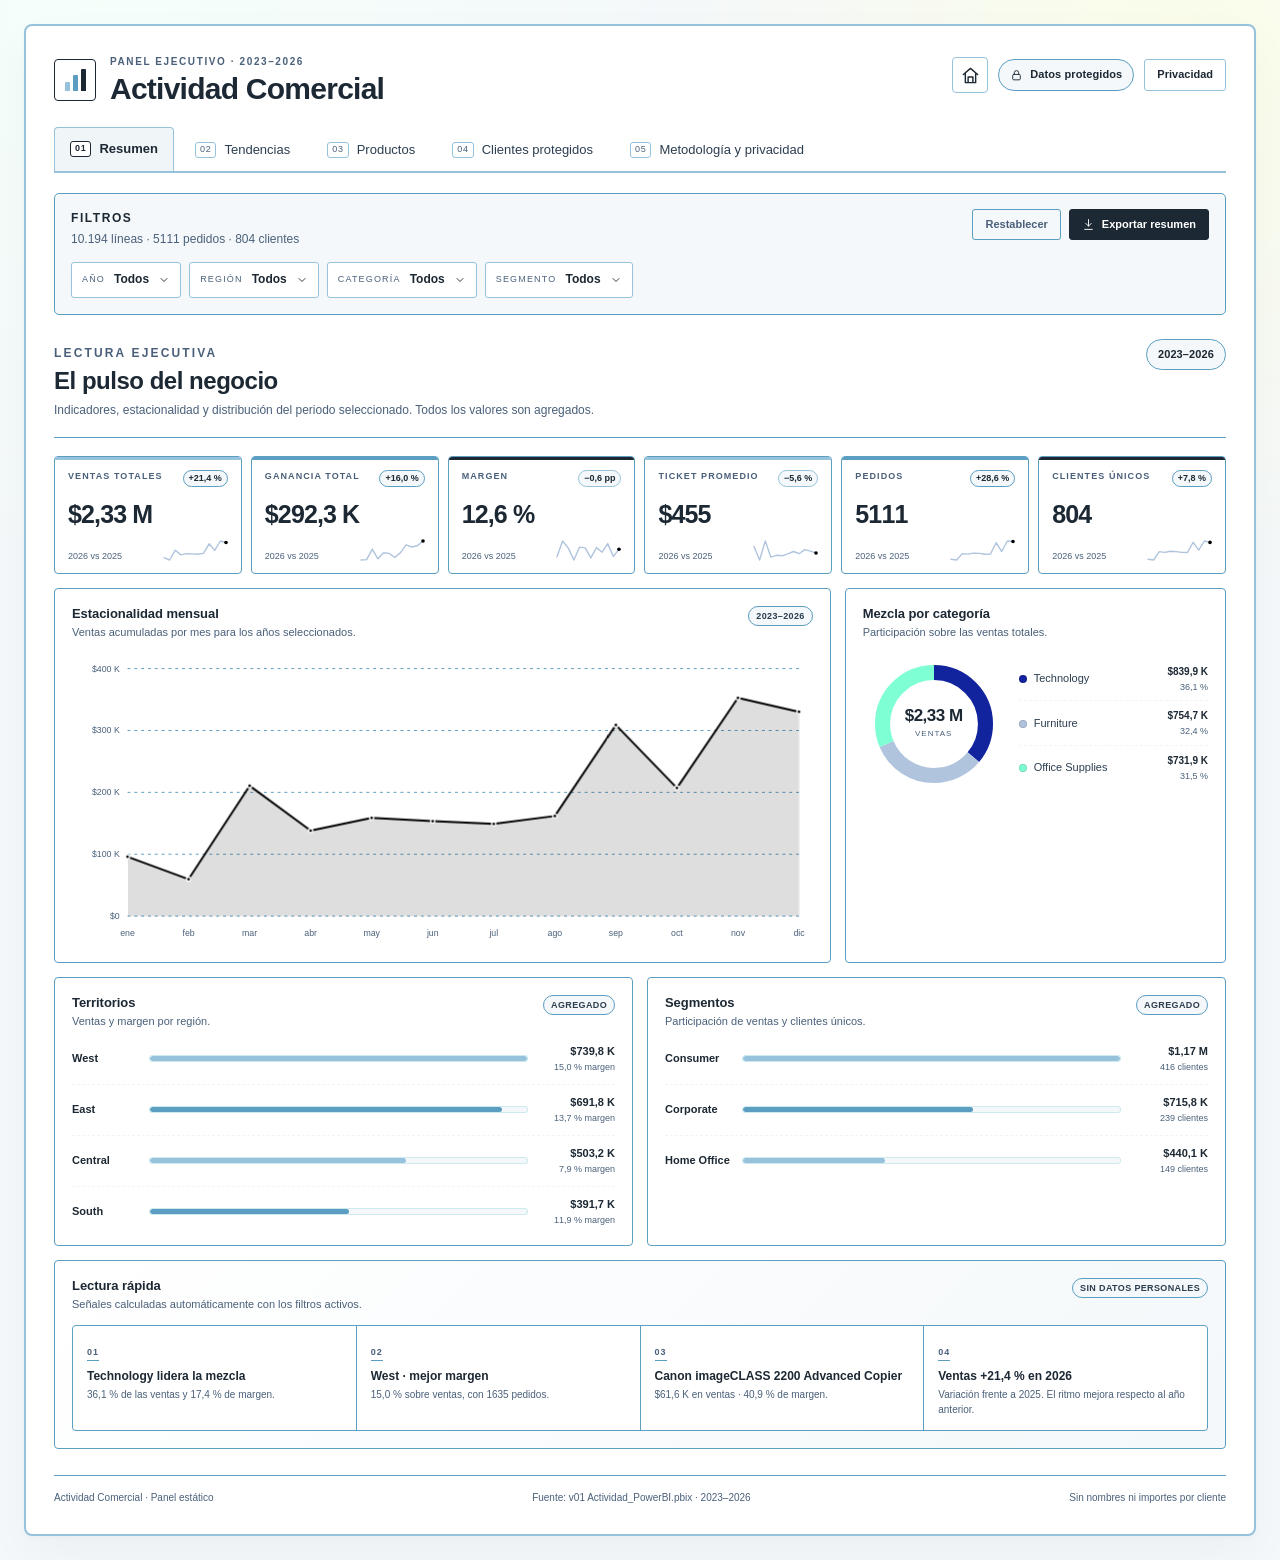
<file: VentasIndicadoresComercial.html>
<!DOCTYPE html>
<html lang="es">
<head>
    <meta charset="UTF-8">
    <meta name="viewport" content="width=device-width, initial-scale=1.0">
    <meta name="description" content="Panel ejecutivo de actividad comercial 2023-2026 con datos anonimizados.">
    <title>Actividad Comercial · Panel ejecutivo</title>
    <link rel="stylesheet" href="assets/styles.css">
    <style>
        :root {
            --paper: #FFFFFF;
            --snow: #F4F8FA;
            --cream: #F0F5F8;
            --linen: #E5EDF1;
            --mint: #F4F8FA;
            --steel: #96C2DB;
            --powder: #5B9EC2;
            --aqua: #5B9EC2;
            --ink: #1C2833;
            --ink-soft: #2C3E50;
            --ink-muted: #4A607A;
            --line: #E5EDF1;
            --line-soft: #F0F5F8;
        }

        .home-link {
            width: 36px;
            height: 36px;
            display: inline-flex;
            align-items: center;
            justify-content: center;
            flex: 0 0 auto;
            color: var(--ink);
            background: var(--paper);
            border: 1px solid var(--steel);
            border-radius: 4px;
            transition: background-color 0.18s var(--ease), border-color 0.18s var(--ease);
        }
        .home-link:hover {
            background: var(--mint);
            border-color: var(--powder);
        }
        .home-link:focus-visible {
            outline: 2px solid var(--aqua);
            outline-offset: 2px;
        }
        .home-link svg {
            width: 19px;
            height: 19px;
            fill: none;
            stroke: currentColor;
            stroke-width: 1.8;
            stroke-linecap: round;
            stroke-linejoin: round;
        }
    </style>
</head>
<body>
    <div class="page-shell">
        <header class="topbar">
            <div class="brand">
                <div class="brand-mark" aria-hidden="true">
                    <span></span><span></span><span></span>
                </div>
                <div class="brand-copy">
                    <p class="eyebrow">Panel ejecutivo · 2023–2026</p>
                    <h1>Actividad Comercial</h1>
                </div>
            </div>
            <div class="topbar-actions">
                <a class="home-link" href="index.html" title="Home" aria-label="Home">
                    <svg viewBox="0 0 24 24" aria-hidden="true"><path d="M3 10.8 12 3l9 7.8M5.5 9.5V21h13V9.5M9 21v-7h6v7"></path></svg>
                </a>
                <span class="status-pill" title="No se muestran nombres, identificadores ni importes por cliente">
                    <svg viewBox="0 0 24 24" aria-hidden="true"><rect x="5" y="10" width="14" height="10" rx="2"></rect><path d="M8 10V7a4 4 0 0 1 8 0v3"></path></svg>
                    Datos protegidos
                </span>
                <button class="btn btn-line" id="privacyBtn" type="button">Privacidad</button>
            </div>
        </header>

        <nav class="tabs" role="tablist" aria-label="Secciones del panel">
            <button class="tab-button active" role="tab" id="tab-btn-resumen" aria-controls="tab-resumen" aria-selected="true" data-tab="resumen">
                <span class="tab-num">01</span> Resumen
            </button>
            <button class="tab-button" role="tab" id="tab-btn-tendencias" aria-controls="tab-tendencias" aria-selected="false" data-tab="tendencias" tabindex="-1">
                <span class="tab-num">02</span> Tendencias
            </button>
            <button class="tab-button" role="tab" id="tab-btn-productos" aria-controls="tab-productos" aria-selected="false" data-tab="productos" tabindex="-1">
                <span class="tab-num">03</span> Productos
            </button>
            <button class="tab-button" role="tab" id="tab-btn-clientes" aria-controls="tab-clientes" aria-selected="false" data-tab="clientes" tabindex="-1">
                <span class="tab-num">04</span> Clientes protegidos
            </button>
            <button class="tab-button" role="tab" id="tab-btn-metodologia" aria-controls="tab-metodologia" aria-selected="false" data-tab="metodologia" tabindex="-1">
                <span class="tab-num">05</span> Metodología y privacidad
            </button>
        </nav>

        <section class="filterbar" aria-label="Filtros globales">
            <div class="filterbar-head">
                <div>
                    <h2>Filtros</h2>
                    <p id="filterSummary">Cargando datos…</p>
                </div>
                <div class="filterbar-actions">
                    <button class="btn btn-quiet" id="resetFilters" type="button">Restablecer</button>
                    <button class="btn btn-dark" id="exportBtn" type="button">
                        <svg viewBox="0 0 24 24" aria-hidden="true"><path d="M12 3v12"></path><path d="m7 10 5 5 5-5"></path><path d="M5 21h14"></path></svg>
                        Exportar resumen
                    </button>
                </div>
            </div>
            <div class="filters" id="filters"></div>
        </section>

        <main class="main-content">
            <section class="tab-panel active" id="tab-resumen" role="tabpanel" aria-labelledby="tab-btn-resumen">
                <div class="section-head">
                    <div>
                        <p class="section-kicker">Lectura ejecutiva</p>
                        <h2>El pulso del negocio</h2>
                        <p>Indicadores, estacionalidad y distribución del periodo seleccionado. Todos los valores son agregados.</p>
                    </div>
                    <span class="section-stamp" id="periodStamp">2023–2026</span>
                </div>

                <div class="kpi-grid" id="kpiGrid" aria-live="polite"></div>

                <div class="grid-12">
                    <article class="card span-8">
                        <div class="card-head">
                            <div>
                                <h3>Estacionalidad mensual</h3>
                                <p>Ventas acumuladas por mes para los años seleccionados.</p>
                            </div>
                            <span class="card-tag" id="trendTag">Periodo</span>
                        </div>
                        <div class="chart chart-line" id="chartTrend"></div>
                    </article>

                    <article class="card span-4">
                        <div class="card-head">
                            <div>
                                <h3>Mezcla por categoría</h3>
                                <p>Participación sobre las ventas totales.</p>
                            </div>
                        </div>
                        <div class="chart chart-donut" id="chartCategory"></div>
                    </article>

                    <article class="card span-6">
                        <div class="card-head">
                            <div>
                                <h3>Territorios</h3>
                                <p>Ventas y margen por región.</p>
                            </div>
                            <span class="card-tag">Agregado</span>
                        </div>
                        <div id="chartRegion" class="bar-list"></div>
                    </article>

                    <article class="card span-6">
                        <div class="card-head">
                            <div>
                                <h3>Segmentos</h3>
                                <p>Participación de ventas y clientes únicos.</p>
                            </div>
                            <span class="card-tag">Agregado</span>
                        </div>
                        <div id="chartSegment" class="bar-list"></div>
                    </article>

                    <article class="card span-12 insights-card">
                        <div class="card-head">
                            <div>
                                <h3>Lectura rápida</h3>
                                <p>Señales calculadas automáticamente con los filtros activos.</p>
                            </div>
                            <span class="card-tag">Sin datos personales</span>
                        </div>
                        <div class="insights" id="insights"></div>
                    </article>
                </div>
            </section>

            <section class="tab-panel" id="tab-tendencias" role="tabpanel" aria-labelledby="tab-btn-tendencias" hidden>
                <div class="section-head">
                    <div>
                        <p class="section-kicker">Comparativo</p>
                        <h2>Tendencias y ritmo anual</h2>
                        <p>Evolución de los años seleccionados, estacionalidad y rendimiento comparado.</p>
                    </div>
                    <span class="section-stamp">Serie mensual</span>
                </div>

                <div class="year-grid" id="yearCards"></div>

                <div class="grid-12">
                    <article class="card span-12">
                        <div class="card-head">
                            <div>
                                <h3>Comparativo mensual por año</h3>
                                <p>Cada línea representa un año del filtro activo.</p>
                            </div>
                            <span class="card-tag" id="lineTag">Años</span>
                        </div>
                        <div class="chart chart-line chart-line-tall" id="chartYears"></div>
                    </article>

                    <article class="card span-7">
                        <div class="card-head">
                            <div>
                                <h3>Mapa de calor</h3>
                                <p>Intensidad de ventas por año y mes.</p>
                            </div>
                            <span class="card-tag">Escala relativa</span>
                        </div>
                        <div class="heatmap" id="heatmap"></div>
                    </article>

                    <article class="card span-5">
                        <div class="card-head">
                            <div>
                                <h3>Comparativo anual</h3>
                                <p>Resumen por año y variación de ventas.</p>
                            </div>
                        </div>
                        <div class="table-wrap" id="yearTable"></div>
                    </article>
                </div>
            </section>

            <section class="tab-panel" id="tab-productos" role="tabpanel" aria-labelledby="tab-btn-productos" hidden>
                <div class="section-head">
                    <div>
                        <p class="section-kicker">Catálogo</p>
                        <h2>Productos y rendimiento</h2>
                        <p>Explora el catálogo agregado. Ningún registro incluye información de clientes.</p>
                    </div>
                    <span class="section-stamp" id="productCount">0 productos</span>
                </div>

                <div class="grid-12">
                    <article class="card span-5">
                        <div class="card-head">
                            <div>
                                <h3>Top productos</h3>
                                <p>Los diez productos con más ventas del filtro.</p>
                            </div>
                            <span class="card-tag">Ventas</span>
                        </div>
                        <div class="product-list" id="productChart"></div>
                    </article>

                    <article class="card span-7">
                        <div class="card-head">
                            <div>
                                <h3>Explorador de catálogo</h3>
                                <p>Busca, ordena y abre la ficha de cada producto.</p>
                            </div>
                        </div>

                        <div class="table-tools">
                            <label class="search-field" for="productSearch">
                                <svg viewBox="0 0 24 24" aria-hidden="true"><circle cx="11" cy="11" r="7"></circle><path d="m16 16 4 4"></path></svg>
                                <input id="productSearch" type="search" placeholder="Buscar producto o categoría…" autocomplete="off">
                            </label>
                            <span class="table-count" id="productTableCount"></span>
                        </div>

                        <div class="table-wrap" id="productTable"></div>
                        <div class="pager">
                            <button class="btn btn-line btn-small" id="pagerPrev" type="button">Anterior</button>
                            <span id="pagerInfo">Página 1</span>
                            <button class="btn btn-line btn-small" id="pagerNext" type="button">Siguiente</button>
                        </div>
                    </article>
                </div>
            </section>

            <section class="tab-panel" id="tab-clientes" role="tabpanel" aria-labelledby="tab-btn-clientes" hidden>
                <div class="section-head">
                    <div>
                        <p class="section-kicker">Privacidad por diseño</p>
                        <h2>Clientes protegidos</h2>
                        <p>Los clientes se analizan solo en agregado. Nombres, identificadores e importes individuales no se exponen.</p>
                    </div>
                    <span class="section-stamp section-stamp-lock">
                        <svg viewBox="0 0 24 24" aria-hidden="true"><rect x="5" y="10" width="14" height="10" rx="2"></rect><path d="M8 10V7a4 4 0 0 1 8 0v3"></path></svg>
                        Anonimizado
                    </span>
                </div>

                <div class="privacy-banner">
                    <svg viewBox="0 0 24 24" aria-hidden="true"><path d="M12 3 4 6v5c0 5 3.5 8 8 10 4.5-2 8-5 8-10V6l-8-3Z"></path><path d="m9 12 2 2 4-4"></path></svg>
                    <div>
                        <strong>Capa de protección activa</strong>
                        <p>Los identificadores de cliente y pedido se sustituyen por tokens SHA-256 truncados. Las métricas por cliente se muestran como índice relativo, nunca como importes. El CPL se mantiene enmascarado y no se incluye en las visualizaciones.</p>
                    </div>
                </div>

                <div class="kpi-grid kpi-grid-4" id="clientKpis"></div>

                <div class="grid-12">
                    <article class="card span-5">
                        <div class="card-head">
                            <div>
                                <h3>Clientes por segmento</h3>
                                <p>Clientes únicos y participación de ventas.</p>
                            </div>
                            <span class="card-tag">Agregado</span>
                        </div>
                        <div class="bar-list" id="clientSegments"></div>
                    </article>

                    <article class="card span-7">
                        <div class="card-head">
                            <div>
                                <h3>Clientes por valor relativo</h3>
                                <p>Alias y tokens irreversibles. El índice 0–100 no revela importes.</p>
                            </div>
                            <span class="card-tag">Top 12</span>
                        </div>
                        <div class="table-wrap" id="clientTable"></div>
                    </article>

                    <article class="card span-12">
                        <div class="card-head">
                            <div>
                                <h3>Qué se muestra y qué no</h3>
                                <p>Controles aplicados sobre la información sensible.</p>
                            </div>
                        </div>
                        <div class="mask-demo" id="maskDemo"></div>
                    </article>
                </div>
            </section>

            <section class="tab-panel" id="tab-metodologia" role="tabpanel" aria-labelledby="tab-btn-metodologia" hidden>
                <div class="section-head">
                    <div>
                        <p class="section-kicker">Transparencia</p>
                        <h2>Metodología y privacidad</h2>
                        <p>Cómo se transformó el archivo de Power BI y qué protecciones se aplicaron antes de publicar este panel.</p>
                    </div>
                    <span class="section-stamp">v01 · 2026</span>
                </div>

                <div class="grid-12">
                    <article class="card span-4">
                        <div class="principle">
                            <span class="principle-icon">
                                <svg viewBox="0 0 24 24" aria-hidden="true"><path d="M12 3 4 6v5c0 5 3.5 8 8 10 4.5-2 8-5 8-10V6l-8-3Z"></path></svg>
                            </span>
                            <h3>Sin nombres reales</h3>
                            <p>Los nombres de clientes no se exportaron ni se almacenan en el HTML.</p>
                        </div>
                    </article>
                    <article class="card span-4">
                        <div class="principle">
                            <span class="principle-icon">
                                <svg viewBox="0 0 24 24" aria-hidden="true"><rect x="4" y="4" width="16" height="16" rx="2"></rect><path d="M8 8h8M8 12h5M8 16h3"></path></svg>
                            </span>
                            <h3>Identificadores cifrados</h3>
                            <p>Customer ID y Order ID se sustituyen por tokens SHA-256 truncados con sal privada.</p>
                        </div>
                    </article>
                    <article class="card span-4">
                        <div class="principle">
                            <span class="principle-icon">
                                <svg viewBox="0 0 24 24" aria-hidden="true"><circle cx="12" cy="12" r="9"></circle><path d="M12 7v5l3 2"></path></svg>
                            </span>
                            <h3>CPL enmascarado</h3>
                            <p>El CPL no está presente en el modelo de origen y queda bloqueado ante futuras incorporaciones.</p>
                        </div>
                    </article>

                    <article class="card span-7">
                        <div class="card-head">
                            <div>
                                <h3>Registro de campos</h3>
                                <p>Tratamiento aplicado a cada campo del modelo.</p>
                            </div>
                            <span class="card-tag">Auditoría</span>
                        </div>
                        <div class="table-wrap" id="fieldRegistry"></div>
                    </article>

                    <article class="card span-5">
                        <div class="card-head">
                            <div>
                                <h3>Flujo de construcción</h3>
                                <p>Del PBIX al panel estático.</p>
                            </div>
                        </div>
                        <ol class="steps">
                            <li><span>01</span><div><strong>Extracción</strong><p>Lectura del modelo y de la tabla de hechos con 10.194 líneas.</p></div></li>
                            <li><span>02</span><div><strong>Minimización</strong><p>Exclusión de nombres, direcciones y datos de contacto.</p></div></li>
                            <li><span>03</span><div><strong>Tokenización</strong><p>Hash SHA-256 truncado para clientes y pedidos.</p></div></li>
                            <li><span>04</span><div><strong>Agregación</strong><p>Cálculo de KPIs y series desde datos sin PII.</p></div></li>
                        </ol>
                        <div class="coverage" id="coverage"></div>
                    </article>

                    <article class="card span-12">
                        <div class="card-head">
                            <div>
                                <h3>Definiciones de métricas</h3>
                                <p>Mismas fórmulas del modelo original, calculadas sobre el subconjunto filtrado.</p>
                            </div>
                        </div>
                        <div class="metric-grid">
                            <div><span>Ventas totales</span><code>SUM(Sales)</code></div>
                            <div><span>Ganancia total</span><code>SUM(Profit)</code></div>
                            <div><span>Margen %</span><code>Profit / Sales</code></div>
                            <div><span>Pedidos</span><code>DISTINCTCOUNT(Order ID)</code></div>
                            <div><span>Clientes</span><code>DISTINCTCOUNT(Customer ID)</code></div>
                            <div><span>Ticket promedio</span><code>Sales / Pedidos</code></div>
                        </div>
                    </article>

                    <article class="card span-12 privacy-footnote">
                        <div>
                            <h3>Nota de alcance</h3>
                            <p>Este panel es una reconstrucción estática y minimalista del archivo <strong>v01 Actividad_PowerBI.pbix</strong>. No pretende sustituir al modelo original ni habilitar la descarga de microdatos. Cualquier análisis que requiera identificar clientes debe realizarse en un entorno autorizado y con controles de acceso adicionales.</p>
                        </div>
                        <button class="btn btn-dark" id="exportBtn2" type="button">
                            <svg viewBox="0 0 24 24" aria-hidden="true"><path d="M12 3v12"></path><path d="m7 10 5 5 5-5"></path><path d="M5 21h14"></path></svg>
                            Descargar resumen sin PII
                        </button>
                    </article>
                </div>
            </section>
        </main>

        <footer class="footer">
            <span>Actividad Comercial · Panel estático</span>
            <span>Fuente: v01 Actividad_PowerBI.pbix · 2023–2026</span>
            <span>Sin nombres ni importes por cliente</span>
        </footer>
    </div>

    <div id="tooltip" class="tooltip" role="tooltip" hidden></div>
    <div id="toast" class="toast" role="status" aria-live="polite" hidden></div>

    <dialog id="modal" class="modal" aria-labelledby="modalTitle">
        <div class="modal-head">
            <h2 id="modalTitle">Detalle</h2>
            <button class="modal-close" id="modalClose" type="button" aria-label="Cerrar">×</button>
        </div>
        <div class="modal-body" id="modalBody"></div>
    </dialog>

    <noscript>
        <div class="noscript">Este panel necesita JavaScript para calcular y mostrar las visualizaciones.</div>
    </noscript>

    <script src="assets/data.js"></script>
    <script src="assets/app.js"></script>
</body>
</html>
</file>
<file: assets/styles.css>
:root {
    --paper: #FFFFFF;
    --snow: #FFFAFA;
    --cream: #FFFFE0;
    --linen: #FAF0E6;
    --mint: #F5FFFA;
    --steel: #B0C4DE;
    --powder: #B0E0E6;
    --aqua: #7FFFD4;
    --ink: #000000;
    --ink-soft: #333333;
    --ink-muted: #666666;
    --line: #EAEAEA;
    --line-soft: #F2F2F2;
    --shadow: 0 2px 4px rgba(0, 0, 0, 0.02), 0 18px 48px rgba(0, 0, 0, 0.035);
    --radius: 5px;
    --font: Arial, Helvetica, sans-serif;
    --ease: cubic-bezier(0.2, 0.7, 0.2, 1);
}

* {
    box-sizing: border-box;
    margin: 0;
    padding: 0;
}

[hidden] {
    display: none !important;
}

html {
    -webkit-text-size-adjust: 100%;
    scroll-behavior: smooth;
}

body {
    min-height: 100vh;
    padding: 24px;
    background-color: var(--snow);
    background-image:
        radial-gradient(circle at 8% 0%, rgba(245, 255, 250, 0.95) 0, rgba(245, 255, 250, 0) 30%),
        radial-gradient(circle at 92% 4%, rgba(255, 255, 224, 0.65) 0, rgba(255, 255, 224, 0) 28%);
    color: var(--ink);
    font-family: var(--font);
    font-size: 14px;
    line-height: 1.6;
    display: flex;
    justify-content: center;
}

button,
input,
select,
textarea {
    font: inherit;
}

button {
    color: inherit;
}

svg {
    display: block;
}

::selection {
    background: var(--aqua);
    color: var(--ink);
}

:focus-visible {
    outline: 2px solid var(--aqua);
    outline-offset: 2px;
}

.page-shell {
    width: 100%;
    max-width: 1240px;
    align-self: flex-start;
    background: var(--paper);
    border: 2px solid var(--steel);
    border-radius: 8px;
    padding: 28px;
    box-shadow: var(--shadow);
}

/* Header */
.topbar {
    display: flex;
    align-items: flex-start;
    justify-content: space-between;
    gap: 24px;
    padding-bottom: 20px;
}

.brand {
    display: flex;
    align-items: center;
    gap: 14px;
    min-width: 0;
}

.brand-mark {
    width: 42px;
    height: 42px;
    border: 1.5px solid var(--ink);
    border-radius: 4px;
    display: flex;
    align-items: flex-end;
    justify-content: center;
    gap: 3px;
    padding: 9px 8px;
    flex: 0 0 auto;
    background: var(--paper);
}

.brand-mark span {
    display: block;
    width: 5px;
    background: var(--ink);
    border-radius: 1px 1px 0 0;
}

.brand-mark span:nth-child(1) {
    height: 44%;
    background: var(--steel);
}

.brand-mark span:nth-child(2) {
    height: 74%;
    background: var(--aqua);
}

.brand-mark span:nth-child(3) {
    height: 100%;
    background: var(--ink);
}

.eyebrow {
    font-size: 10px;
    font-weight: 600;
    letter-spacing: 0.16em;
    text-transform: uppercase;
    color: var(--ink-muted);
    margin-bottom: 2px;
}

h1 {
    font-size: clamp(22px, 3vw, 30px);
    line-height: 1.15;
    font-weight: 600;
    letter-spacing: -0.025em;
}

.topbar-actions {
    display: flex;
    align-items: center;
    gap: 10px;
    padding-top: 3px;
}

.status-pill,
.section-stamp {
    display: inline-flex;
    align-items: center;
    gap: 7px;
    white-space: nowrap;
    border: 1px solid var(--powder);
    background: var(--mint);
    border-radius: 999px;
    padding: 6px 11px;
    font-size: 11px;
    font-weight: 600;
    letter-spacing: 0.01em;
}

.status-pill svg,
.section-stamp svg {
    width: 13px;
    height: 13px;
    fill: none;
    stroke: var(--ink);
    stroke-width: 1.7;
    stroke-linecap: round;
    stroke-linejoin: round;
}

/* Tabs */
.tabs {
    display: flex;
    gap: 5px;
    border-bottom: 2px solid var(--steel);
    margin-bottom: 20px;
    overflow-x: auto;
    scrollbar-width: none;
}

.tabs::-webkit-scrollbar {
    display: none;
}

.tab-button {
    appearance: none;
    flex: 0 0 auto;
    display: inline-flex;
    align-items: center;
    gap: 8px;
    border: 1px solid transparent;
    border-bottom: 0;
    border-radius: 4px 4px 0 0;
    background: transparent;
    padding: 11px 15px 12px;
    font-size: 13px;
    color: var(--ink-soft);
    cursor: pointer;
    transition: background-color 0.18s var(--ease), border-color 0.18s var(--ease), color 0.18s var(--ease);
    margin-bottom: -2px;
}

.tab-button:hover {
    background: var(--mint);
    border-color: var(--powder);
}

.tab-button.active {
    background: var(--cream);
    border-color: var(--steel);
    border-bottom: 2px solid var(--cream);
    color: var(--ink);
    font-weight: 600;
}

.tab-num {
    font-size: 9px;
    letter-spacing: 0.08em;
    color: var(--ink-muted);
    border: 1px solid var(--steel);
    border-radius: 3px;
    padding: 1px 4px;
    line-height: 1.3;
}

.tab-button.active .tab-num {
    background: var(--paper);
    border-color: var(--ink);
    color: var(--ink);
}

/* Filter bar */
.filterbar {
    border: 1px solid var(--powder);
    background: var(--snow);
    border-radius: var(--radius);
    padding: 15px 16px 16px;
    margin-bottom: 24px;
}

.filterbar-head {
    display: flex;
    align-items: flex-start;
    justify-content: space-between;
    gap: 16px;
    margin-bottom: 12px;
}

.filterbar-head h2 {
    font-size: 12px;
    font-weight: 600;
    text-transform: uppercase;
    letter-spacing: 0.13em;
}

.filterbar-head p {
    font-size: 12px;
    color: var(--ink-muted);
    margin-top: 2px;
}

.filterbar-actions {
    display: flex;
    align-items: center;
    gap: 8px;
    flex: 0 0 auto;
}

.filters {
    display: flex;
    flex-wrap: wrap;
    gap: 8px;
}

.filter {
    position: relative;
}

.filter-trigger {
    display: flex;
    align-items: center;
    gap: 9px;
    min-height: 36px;
    border: 1px solid var(--steel);
    background: var(--paper);
    border-radius: 3px;
    padding: 6px 10px;
    cursor: pointer;
    transition: border-color 0.18s var(--ease), background-color 0.18s var(--ease);
}

.filter-trigger:hover {
    background: var(--mint);
    border-color: var(--aqua);
}

.filter-trigger[aria-expanded="true"] {
    background: var(--cream);
    border-color: var(--aqua);
}

.filter-trigger.filtered {
    background: var(--cream);
    border-color: var(--ink);
}

.filter-name {
    font-size: 9px;
    letter-spacing: 0.13em;
    text-transform: uppercase;
    color: var(--ink-muted);
}

.filter-selection {
    font-size: 12px;
    font-weight: 600;
    white-space: nowrap;
}

.filter-chevron {
    width: 12px;
    height: 12px;
    fill: none;
    stroke: var(--ink);
    stroke-width: 1.8;
    stroke-linecap: round;
    stroke-linejoin: round;
    transition: transform 0.18s var(--ease);
}

.filter-trigger[aria-expanded="true"] .filter-chevron {
    transform: rotate(180deg);
}

.filter-panel {
    position: absolute;
    z-index: 60;
    top: calc(100% + 6px);
    left: 0;
    min-width: 224px;
    max-width: 290px;
    border: 1px solid var(--steel);
    border-radius: 4px;
    background: var(--paper);
    padding: 7px;
    box-shadow: 0 12px 32px rgba(0, 0, 0, 0.09);
}

.filter-option {
    display: flex;
    align-items: center;
    gap: 8px;
    border-radius: 3px;
    padding: 6px 7px;
    font-size: 12px;
    cursor: pointer;
    user-select: none;
}

.filter-option:hover {
    background: var(--mint);
}

.filter-option input {
    width: 14px;
    height: 14px;
    accent-color: var(--ink);
    cursor: pointer;
}

.filter-actions {
    display: flex;
    justify-content: space-between;
    gap: 10px;
    border-top: 1px solid var(--powder);
    margin-top: 5px;
    padding: 7px 7px 1px;
}

.filter-actions button {
    appearance: none;
    border: 0;
    background: none;
    padding: 0;
    font-size: 10px;
    text-decoration: underline;
    text-underline-offset: 2px;
    cursor: pointer;
}

.filter-actions button:hover {
    color: var(--ink-muted);
}

/* Buttons */
.btn {
    appearance: none;
    display: inline-flex;
    align-items: center;
    justify-content: center;
    gap: 7px;
    border: 1px solid var(--steel);
    border-radius: 3px;
    background: var(--linen);
    padding: 8px 12px;
    font-size: 11px;
    font-weight: 600;
    line-height: 1.2;
    cursor: pointer;
    transition: background-color 0.18s var(--ease), border-color 0.18s var(--ease), color 0.18s var(--ease);
    white-space: nowrap;
}

.btn svg {
    width: 13px;
    height: 13px;
    fill: none;
    stroke: currentColor;
    stroke-width: 1.7;
    stroke-linecap: round;
    stroke-linejoin: round;
}

.btn:hover {
    background: var(--aqua);
    border-color: var(--powder);
}

.btn:disabled {
    opacity: 0.35;
    cursor: not-allowed;
    background: var(--paper);
    border-color: var(--powder);
}

.btn-line {
    background: var(--paper);
}

.btn-quiet {
    background: transparent;
    border-color: var(--powder);
    color: var(--ink-muted);
}

.btn-quiet:hover {
    color: var(--ink);
    background: var(--mint);
    border-color: var(--steel);
}

.btn-dark {
    background: var(--ink);
    border-color: var(--ink);
    color: var(--paper);
}

.btn-dark:hover {
    background: #222;
    border-color: #222;
}

.btn-small {
    padding: 6px 9px;
    font-size: 10px;
}

/* Layout */
.main-content {
    min-height: 420px;
}

.tab-panel {
    animation: panel-in 0.32s var(--ease) both;
}

@keyframes panel-in {
    from {
        opacity: 0;
        transform: translateY(5px);
    }
    to {
        opacity: 1;
        transform: translateY(0);
    }
}

.section-head {
    display: flex;
    align-items: flex-start;
    justify-content: space-between;
    gap: 20px;
    padding-bottom: 17px;
    margin-bottom: 18px;
    border-bottom: 1px solid var(--powder);
}

.section-kicker {
    font-size: 9px;
    font-weight: 600;
    text-transform: uppercase;
    letter-spacing: 0.18em;
    color: var(--ink-muted);
    margin-bottom: 4px;
}

.section-head h2 {
    font-size: clamp(19px, 2.2vw, 24px);
    line-height: 1.2;
    font-weight: 600;
    letter-spacing: -0.02em;
}

.section-head p {
    max-width: 680px;
    font-size: 12px;
    color: var(--ink-muted);
    margin-top: 5px;
}

.section-stamp-lock {
    background: var(--cream);
    border-color: var(--aqua);
}

.grid-12 {
    display: grid;
    grid-template-columns: repeat(12, minmax(0, 1fr));
    gap: 14px;
    margin-top: 14px;
}

.span-4 {
    grid-column: span 4;
}

.span-5 {
    grid-column: span 5;
}

.span-6 {
    grid-column: span 6;
}

.span-7 {
    grid-column: span 7;
}

.span-8 {
    grid-column: span 8;
}

.span-12 {
    grid-column: span 12;
}

/* KPI */
.kpi-grid {
    display: grid;
    grid-template-columns: repeat(6, minmax(0, 1fr));
    gap: 9px;
}

.kpi-grid-4 {
    grid-template-columns: repeat(4, minmax(0, 1fr));
    margin-bottom: 14px;
}

.kpi {
    position: relative;
    display: flex;
    flex-direction: column;
    justify-content: space-between;
    min-height: 118px;
    border: 1px solid var(--powder);
    background: var(--paper);
    border-radius: 4px;
    padding: 13px 13px 11px;
    overflow: hidden;
}

.kpi::before {
    content: "";
    position: absolute;
    inset: 0 0 auto 0;
    height: 3px;
    background: var(--steel);
}

.kpi:nth-child(3n + 2)::before {
    background: var(--aqua);
}

.kpi:nth-child(3n)::before {
    background: var(--ink);
}

.kpi-head {
    display: flex;
    align-items: flex-start;
    justify-content: space-between;
    gap: 6px;
}

.kpi-label {
    font-size: 9px;
    font-weight: 600;
    letter-spacing: 0.12em;
    text-transform: uppercase;
    color: var(--ink-muted);
    line-height: 1.4;
}

.kpi-value {
    margin: 9px 0 7px;
    font-size: clamp(19px, 2.2vw, 25px);
    font-weight: 600;
    letter-spacing: -0.035em;
    line-height: 1;
    font-variant-numeric: tabular-nums;
    white-space: nowrap;
}

.kpi-foot {
    display: flex;
    align-items: flex-end;
    justify-content: space-between;
    gap: 7px;
}

.kpi-note {
    font-size: 9px;
    color: var(--ink-muted);
    line-height: 1.35;
}

.sparkline {
    width: 66px;
    height: 23px;
    flex: 0 0 auto;
    overflow: visible;
}

.delta {
    display: inline-flex;
    align-items: center;
    gap: 1px;
    border: 1px solid var(--powder);
    background: var(--mint);
    border-radius: 999px;
    padding: 1px 5px;
    font-size: 9px;
    font-weight: 600;
    line-height: 1.5;
    white-space: nowrap;
    font-variant-numeric: tabular-nums;
}

.delta.up {
    border-color: var(--aqua);
    background: var(--mint);
}

.delta.down {
    border-color: var(--steel);
    background: var(--snow);
}

.delta.flat {
    color: var(--ink-muted);
    background: var(--paper);
    border-color: var(--line);
}

/* Cards */
.card {
    border: 1px solid var(--powder);
    border-radius: 4px;
    background: var(--paper);
    padding: 17px;
    min-width: 0;
}

.card-head {
    display: flex;
    align-items: flex-start;
    justify-content: space-between;
    gap: 12px;
    margin-bottom: 12px;
}

.card-head h3 {
    font-size: 13px;
    font-weight: 600;
    letter-spacing: -0.005em;
    line-height: 1.3;
}

.card-head p {
    font-size: 11px;
    color: var(--ink-muted);
    margin-top: 2px;
    line-height: 1.45;
}

.card-tag {
    flex: 0 0 auto;
    display: inline-flex;
    align-items: center;
    border: 1px solid var(--powder);
    background: var(--mint);
    border-radius: 999px;
    padding: 2px 7px;
    font-size: 9px;
    font-weight: 600;
    letter-spacing: 0.04em;
    text-transform: uppercase;
    white-space: nowrap;
    color: var(--ink-soft);
}

/* Charts */
.chart {
    min-height: 0;
    position: relative;
}

.chart svg {
    width: 100%;
    height: auto;
    overflow: visible;
}

.chart-line {
    min-height: 0;
}

.chart-line-tall {
    min-height: 0;
}

.chart-legend {
    display: flex;
    flex-wrap: wrap;
    gap: 10px 16px;
    margin-top: 4px;
    padding-top: 10px;
    border-top: 1px dashed var(--line);
}

.legend-item {
    display: inline-flex;
    align-items: center;
    gap: 6px;
    font-size: 10px;
    color: var(--ink-soft);
    font-variant-numeric: tabular-nums;
}

.legend-dot {
    width: 8px;
    height: 8px;
    border-radius: 50%;
    flex: 0 0 auto;
    border: 1px solid rgba(0, 0, 0, 0.14);
}

.axis-label {
    font-family: var(--font);
    font-size: 9px;
    fill: var(--ink-muted);
}

.grid-line {
    stroke: var(--powder);
    stroke-width: 1;
    stroke-dasharray: 3 4;
}

.line-path {
    fill: none;
    stroke-width: 2;
    stroke-linecap: round;
    stroke-linejoin: round;
    stroke-dasharray: 1;
    stroke-dashoffset: 1;
    animation: draw-line 0.95s var(--ease) forwards;
}

@keyframes draw-line {
    to {
        stroke-dashoffset: 0;
    }
}

.area-path {
    opacity: 0;
    animation: fade-area 0.65s 0.28s var(--ease) forwards;
}

@keyframes fade-area {
    to {
        opacity: 0.13;
    }
}

.point {
    stroke: var(--paper);
    stroke-width: 1.4;
    pointer-events: none;
}

.line-path,
.area-path {
    pointer-events: none;
}

.hit {
    fill: transparent;
    cursor: crosshair;
}

.hover-line {
    stroke: var(--ink);
    stroke-width: 0.8;
    stroke-dasharray: 2 3;
    opacity: 0;
    pointer-events: none;
}

.hit:hover ~ .hover-line {
    opacity: 0.45;
}

/* Donut */
.donut-wrap {
    display: grid;
    grid-template-columns: 142px minmax(0, 1fr);
    gap: 14px;
    align-items: center;
}

.donut {
    position: relative;
    width: 100%;
    max-width: 142px;
    aspect-ratio: 1;
    margin: 0 auto;
}

.donut svg {
    width: 100%;
    height: 100%;
    transform: rotate(-90deg);
}

.donut-segment {
    fill: none;
    stroke-width: 17;
    transition: stroke-width 0.18s var(--ease);
}

.donut-segment:hover {
    stroke-width: 21;
}

.donut-center {
    position: absolute;
    inset: 0;
    display: flex;
    flex-direction: column;
    align-items: center;
    justify-content: center;
    text-align: center;
    pointer-events: none;
}

.donut-center strong {
    font-size: 17px;
    font-weight: 600;
    letter-spacing: -0.03em;
    line-height: 1.1;
}

.donut-center span {
    font-size: 8px;
    letter-spacing: 0.12em;
    text-transform: uppercase;
    color: var(--ink-muted);
    margin-top: 2px;
}

.donut-legend {
    display: flex;
    flex-direction: column;
    gap: 7px;
    min-width: 0;
}

.legend-row {
    display: grid;
    grid-template-columns: 8px minmax(0, 1fr) auto;
    align-items: center;
    gap: 7px;
    font-size: 11px;
    padding-bottom: 6px;
    border-bottom: 1px dashed var(--line-soft);
}

.legend-row:last-child {
    border-bottom: 0;
    padding-bottom: 0;
}

.legend-name {
    overflow: hidden;
    text-overflow: ellipsis;
    white-space: nowrap;
    color: var(--ink-soft);
}

.legend-value {
    font-weight: 600;
    font-variant-numeric: tabular-nums;
    white-space: nowrap;
    font-size: 10px;
}

.legend-value small {
    display: block;
    font-size: 9px;
    font-weight: 400;
    color: var(--ink-muted);
    text-align: right;
}

/* Bar lists */
.bar-list {
    display: flex;
    flex-direction: column;
}

.bar-row {
    display: grid;
    grid-template-columns: 68px minmax(0, 1fr) 78px;
    align-items: center;
    gap: 9px;
    padding: 9px 0;
    border-bottom: 1px dashed var(--line-soft);
}

.bar-row:first-child {
    padding-top: 1px;
}

.bar-row:last-child {
    border-bottom: 0;
    padding-bottom: 0;
}

.bar-name {
    font-size: 11px;
    font-weight: 600;
    overflow: hidden;
    text-overflow: ellipsis;
    white-space: nowrap;
}

.bar-track {
    height: 7px;
    border-radius: 999px;
    background: var(--mint);
    border: 1px solid rgba(176, 224, 230, 0.55);
    overflow: hidden;
}

.bar-fill {
    display: block;
    height: 100%;
    border-radius: 999px;
    background: var(--steel);
    width: 0;
    animation: grow-bar 0.65s var(--ease) forwards;
}

.bar-row:nth-child(even) .bar-fill {
    background: var(--aqua);
}

@keyframes grow-bar {
    from {
        width: 0;
    }
}

.bar-value {
    text-align: right;
    font-size: 11px;
    font-weight: 600;
    font-variant-numeric: tabular-nums;
    white-space: nowrap;
}

.bar-value small {
    display: block;
    font-size: 9px;
    font-weight: 400;
    color: var(--ink-muted);
}

/* Insights */
.insights-card {
    background: linear-gradient(135deg, var(--paper) 0%, var(--snow) 100%);
}

.insights {
    display: grid;
    grid-template-columns: repeat(4, minmax(0, 1fr));
    gap: 1px;
    background: var(--powder);
    border: 1px solid var(--powder);
    border-radius: 4px;
    overflow: hidden;
}

.insight {
    background: var(--paper);
    padding: 13px 14px;
    min-height: 92px;
}

.insight-index {
    display: inline-block;
    font-size: 9px;
    font-weight: 600;
    letter-spacing: 0.12em;
    color: var(--ink-muted);
    border-bottom: 1px solid var(--aqua);
    padding-bottom: 1px;
    margin-bottom: 7px;
}

.insight strong {
    display: block;
    font-size: 12px;
    line-height: 1.35;
    font-weight: 600;
    margin-bottom: 3px;
}

.insight p {
    font-size: 10px;
    color: var(--ink-muted);
    line-height: 1.5;
}

/* Year cards */
.year-grid {
    display: grid;
    grid-template-columns: repeat(4, minmax(0, 1fr));
    gap: 9px;
}

.year-grid .empty {
    grid-column: 1 / -1;
}

.year-card {
    border: 1px solid var(--powder);
    border-radius: 4px;
    background: var(--paper);
    padding: 13px 14px;
    min-height: 118px;
    display: flex;
    flex-direction: column;
    justify-content: space-between;
}

.year-card-top {
    display: flex;
    align-items: center;
    justify-content: space-between;
    gap: 6px;
}

.year-card-year {
    font-size: 15px;
    font-weight: 600;
    letter-spacing: -0.02em;
}

.year-card-sales {
    font-size: 20px;
    font-weight: 600;
    letter-spacing: -0.035em;
    margin: 4px 0 1px;
    font-variant-numeric: tabular-nums;
}

.year-card-meta {
    font-size: 9px;
    color: var(--ink-muted);
}

.year-card-bar {
    height: 3px;
    border-radius: 999px;
    background: var(--mint);
    margin-top: 8px;
    overflow: hidden;
}

.year-card-bar span {
    display: block;
    height: 100%;
    background: var(--steel);
    border-radius: inherit;
    width: 0;
    animation: grow-bar 0.7s var(--ease) forwards;
}

.year-card:nth-child(2n) .year-card-bar span {
    background: var(--aqua);
}

.year-card:nth-child(3n) .year-card-bar span {
    background: var(--ink);
}

/* Heatmap */
.heatmap {
    overflow-x: auto;
    scrollbar-width: thin;
}

.heatmap-grid {
    display: grid;
    grid-template-columns: 44px repeat(12, minmax(22px, 1fr)) 62px;
    gap: 3px;
    min-width: 500px;
    align-items: center;
}

.heatmap-grid + .heatmap-grid {
    margin-top: 3px;
}

.heat-label {
    font-size: 9px;
    color: var(--ink-muted);
    text-align: center;
    text-transform: lowercase;
}

.heat-year {
    font-size: 10px;
    font-weight: 600;
    color: var(--ink-soft);
}

.heat-cell {
    height: 24px;
    border: 1px solid rgba(176, 196, 222, 0.3);
    border-radius: 2px;
    cursor: crosshair;
    transition: outline-color 0.15s var(--ease);
    outline: 1px solid transparent;
    outline-offset: 1px;
}

.heat-cell:hover {
    outline-color: var(--ink);
}

.heat-total {
    font-size: 10px;
    font-weight: 600;
    text-align: right;
    font-variant-numeric: tabular-nums;
    padding-left: 4px;
    white-space: nowrap;
}

.heat-legend {
    display: flex;
    align-items: center;
    gap: 6px;
    justify-content: flex-end;
    margin-top: 9px;
    font-size: 9px;
    color: var(--ink-muted);
}

.heat-scale {
    display: flex;
    gap: 2px;
}

.heat-scale span {
    width: 17px;
    height: 7px;
    border-radius: 1px;
    background: #12239E;
}

.heat-scale span:nth-child(1) {
    opacity: 0.08;
}

.heat-scale span:nth-child(2) {
    opacity: 0.2;
}

.heat-scale span:nth-child(3) {
    opacity: 0.35;
}

.heat-scale span:nth-child(4) {
    opacity: 0.5;
}

.heat-scale span:nth-child(5) {
    opacity: 0.66;
}

/* Tables */
.table-wrap {
    overflow-x: auto;
    scrollbar-width: thin;
}

table {
    width: 100%;
    border-collapse: collapse;
    font-size: 11px;
}

th {
    text-align: left;
    padding: 7px 8px;
    border-bottom: 1px solid var(--steel);
    font-size: 8px;
    font-weight: 600;
    letter-spacing: 0.1em;
    text-transform: uppercase;
    color: var(--ink-muted);
    white-space: nowrap;
    background: var(--paper);
}

th.sortable {
    cursor: pointer;
    user-select: none;
}

th.sortable:hover {
    color: var(--ink);
    background: var(--mint);
}

th .sort-mark {
    display: inline-block;
    margin-left: 3px;
    font-size: 8px;
    color: var(--ink);
}

td {
    padding: 8px;
    border-bottom: 1px solid var(--line-soft);
    vertical-align: middle;
}

tbody tr {
    transition: background-color 0.14s var(--ease);
}

tbody tr[data-product] {
    cursor: pointer;
}

tbody tr:hover {
    background: var(--mint);
}

tbody tr:last-child td {
    border-bottom: 0;
}

.num {
    text-align: right;
    font-variant-numeric: tabular-nums;
    white-space: nowrap;
}

.table-product {
    max-width: 280px;
}

.table-product strong {
    display: block;
    font-size: 11px;
    font-weight: 600;
    line-height: 1.3;
    overflow: hidden;
    text-overflow: ellipsis;
    white-space: nowrap;
}

.table-product span {
    display: block;
    font-size: 9px;
    color: var(--ink-muted);
    margin-top: 1px;
    overflow: hidden;
    text-overflow: ellipsis;
    white-space: nowrap;
}

.category-badge {
    display: inline-block;
    border: 1px solid var(--powder);
    background: var(--mint);
    border-radius: 3px;
    padding: 1px 5px;
    font-size: 9px;
    white-space: nowrap;
    color: var(--ink-soft);
}

.margin-good {
    font-weight: 600;
}

.margin-low {
    color: #8a4b4b;
}

.table-tools {
    display: flex;
    align-items: center;
    justify-content: space-between;
    gap: 10px;
    margin-bottom: 9px;
}

.search-field {
    display: flex;
    align-items: center;
    gap: 7px;
    border: 1px solid var(--steel);
    border-radius: 3px;
    background: var(--paper);
    padding: 6px 8px;
    flex: 1 1 auto;
    min-width: 0;
    transition: border-color 0.18s var(--ease), background-color 0.18s var(--ease);
}

.search-field:focus-within {
    border-color: var(--aqua);
    background: var(--mint);
}

.search-field svg {
    width: 13px;
    height: 13px;
    flex: 0 0 auto;
    fill: none;
    stroke: var(--ink-muted);
    stroke-width: 1.7;
    stroke-linecap: round;
}

.search-field input {
    border: 0;
    outline: 0;
    background: transparent;
    width: 100%;
    font-size: 11px;
    color: var(--ink);
}

.search-field input::placeholder {
    color: #999;
}

.table-count {
    flex: 0 0 auto;
    font-size: 9px;
    color: var(--ink-muted);
    white-space: nowrap;
}

.pager {
    display: flex;
    align-items: center;
    justify-content: space-between;
    gap: 8px;
    padding-top: 10px;
    border-top: 1px dashed var(--line);
    margin-top: 8px;
}

.pager span {
    font-size: 10px;
    color: var(--ink-muted);
    font-variant-numeric: tabular-nums;
}

/* Products */
.product-list {
    display: flex;
    flex-direction: column;
}

.product-row {
    appearance: none;
    width: 100%;
    display: grid;
    grid-template-columns: 22px minmax(0, 1fr) 72px;
    gap: 8px;
    align-items: center;
    border: 0;
    border-bottom: 1px dashed var(--line-soft);
    background: transparent;
    padding: 8px 0;
    text-align: left;
    cursor: pointer;
    transition: background-color 0.15s var(--ease);
}

.product-row:first-child {
    padding-top: 1px;
}

.product-row:last-child {
    border-bottom: 0;
    padding-bottom: 0;
}

.product-row:hover {
    background: var(--mint);
}

.product-rank {
    font-size: 9px;
    color: var(--ink-muted);
    font-variant-numeric: tabular-nums;
}

.product-main {
    min-width: 0;
}

.product-name {
    display: block;
    font-size: 11px;
    font-weight: 600;
    line-height: 1.3;
    overflow: hidden;
    text-overflow: ellipsis;
    white-space: nowrap;
}

.product-meta {
    display: block;
    font-size: 9px;
    color: var(--ink-muted);
    line-height: 1.35;
    overflow: hidden;
    text-overflow: ellipsis;
    white-space: nowrap;
}

.product-progress {
    display: block;
    height: 4px;
    border-radius: 999px;
    background: var(--mint);
    margin-top: 5px;
    overflow: hidden;
}

.product-progress span {
    display: block;
    height: 100%;
    background: var(--steel);
    border-radius: inherit;
    width: 0;
    animation: grow-bar 0.6s var(--ease) forwards;
}

.product-row:nth-child(even) .product-progress span {
    background: var(--aqua);
}

.product-value {
    text-align: right;
    font-size: 10px;
    font-weight: 600;
    font-variant-numeric: tabular-nums;
    white-space: nowrap;
}

.product-value small {
    display: block;
    font-size: 9px;
    font-weight: 400;
    color: var(--ink-muted);
}

.mini-stats {
    display: grid;
    grid-template-columns: repeat(3, minmax(0, 1fr));
    gap: 1px;
    background: var(--powder);
    border: 1px solid var(--powder);
    border-radius: 4px;
    overflow: hidden;
    margin-top: 13px;
}

.mini-stats > div {
    background: var(--mint);
    padding: 8px 9px;
    min-width: 0;
}

.mini-stats span {
    display: block;
    font-size: 8px;
    font-weight: 600;
    letter-spacing: 0.09em;
    text-transform: uppercase;
    color: var(--ink-muted);
    margin-bottom: 2px;
}

.mini-stats strong {
    display: block;
    font-size: 12px;
    font-weight: 600;
    line-height: 1.2;
    overflow: hidden;
    text-overflow: ellipsis;
    white-space: nowrap;
}

.mini-insight {
    margin-top: 13px;
    padding: 12px;
    border: 1px solid var(--powder);
    border-radius: 4px;
    background: var(--snow);
}

.mini-label {
    display: block;
    font-size: 8px;
    font-weight: 600;
    letter-spacing: 0.11em;
    text-transform: uppercase;
    color: var(--ink-muted);
    margin-bottom: 4px;
}

.mini-insight strong {
    display: block;
    font-size: 11px;
    font-weight: 600;
    line-height: 1.45;
}

.mini-insight p {
    font-size: 9px;
    color: var(--ink-muted);
    line-height: 1.45;
    margin-top: 3px;
}

/* Privacy */
.privacy-banner {
    display: flex;
    align-items: flex-start;
    gap: 13px;
    border: 1px solid var(--aqua);
    border-radius: 4px;
    background: linear-gradient(135deg, var(--mint) 0%, var(--cream) 100%);
    padding: 14px 16px;
    margin-bottom: 14px;
}

.privacy-banner > svg {
    width: 24px;
    height: 24px;
    flex: 0 0 auto;
    fill: none;
    stroke: var(--ink);
    stroke-width: 1.4;
    stroke-linecap: round;
    stroke-linejoin: round;
    margin-top: 1px;
}

.privacy-banner strong {
    display: block;
    font-size: 11px;
    font-weight: 600;
    margin-bottom: 2px;
}

.privacy-banner p {
    font-size: 11px;
    color: var(--ink-soft);
    line-height: 1.55;
    max-width: 900px;
}

.chart-empty {
    min-height: 180px;
    display: flex;
    align-items: center;
    justify-content: center;
    border: 1px dashed var(--powder);
    border-radius: 4px;
    background: var(--snow);
    color: var(--ink-muted);
    font-size: 11px;
    text-align: center;
    padding: 18px;
}

/* Privacy page */
.principle {
    display: flex;
    flex-direction: column;
    height: 100%;
}

.principle-icon {
    display: inline-flex;
    align-items: center;
    justify-content: center;
    width: 34px;
    height: 34px;
    border: 1px solid var(--steel);
    border-radius: 50%;
    background: var(--mint);
    margin-bottom: 10px;
}

.principle-icon svg {
    width: 16px;
    height: 16px;
    fill: none;
    stroke: var(--ink);
    stroke-width: 1.5;
    stroke-linecap: round;
    stroke-linejoin: round;
}

.principle h3 {
    font-size: 13px;
    font-weight: 600;
    margin-bottom: 3px;
}

.principle p {
    font-size: 11px;
    color: var(--ink-muted);
    line-height: 1.5;
}

.steps {
    list-style: none;
    display: flex;
    flex-direction: column;
}

.steps li {
    display: grid;
    grid-template-columns: 25px minmax(0, 1fr);
    gap: 9px;
    padding: 8px 0;
    border-bottom: 1px dashed var(--line-soft);
}

.steps li:last-child {
    border-bottom: 0;
    padding-bottom: 0;
}

.steps li > span {
    font-size: 9px;
    font-weight: 600;
    color: var(--ink-muted);
    border: 1px solid var(--powder);
    border-radius: 50%;
    width: 24px;
    height: 24px;
    display: inline-flex;
    align-items: center;
    justify-content: center;
    background: var(--snow);
}

.steps strong {
    display: block;
    font-size: 11px;
    font-weight: 600;
    line-height: 1.3;
}

.steps p {
    font-size: 10px;
    color: var(--ink-muted);
    line-height: 1.45;
    margin-top: 1px;
}

.coverage {
    margin-top: 13px;
    padding-top: 12px;
    border-top: 1px solid var(--powder);
}

.coverage-grid {
    display: grid;
    grid-template-columns: repeat(2, minmax(0, 1fr));
    gap: 1px;
    background: var(--powder);
    border: 1px solid var(--powder);
    border-radius: 4px;
    overflow: hidden;
}

.coverage-grid > div {
    background: var(--mint);
    padding: 8px 9px;
}

.coverage-grid span {
    display: block;
    font-size: 8px;
    font-weight: 600;
    letter-spacing: 0.09em;
    text-transform: uppercase;
    color: var(--ink-muted);
}

.coverage-grid strong {
    display: block;
    font-size: 12px;
    font-weight: 600;
    font-variant-numeric: tabular-nums;
    margin-top: 1px;
}

.metric-grid {
    display: grid;
    grid-template-columns: repeat(3, minmax(0, 1fr));
    gap: 1px;
    background: var(--powder);
    border: 1px solid var(--powder);
    border-radius: 4px;
    overflow: hidden;
}

.metric-grid > div {
    background: var(--paper);
    padding: 10px 12px;
    display: flex;
    flex-direction: column;
    gap: 2px;
}

.metric-grid span {
    font-size: 9px;
    font-weight: 600;
    text-transform: uppercase;
    letter-spacing: 0.09em;
    color: var(--ink-muted);
}

.metric-grid code {
    font-family: Arial, Helvetica, sans-serif;
    font-size: 11px;
    color: var(--ink);
}

.privacy-footnote {
    display: flex;
    align-items: center;
    justify-content: space-between;
    gap: 22px;
    background: var(--snow);
}

.privacy-footnote h3 {
    font-size: 13px;
    font-weight: 600;
    margin-bottom: 3px;
}

.privacy-footnote p {
    font-size: 11px;
    color: var(--ink-muted);
    max-width: 760px;
    line-height: 1.55;
}

.status {
    display: inline-flex;
    align-items: center;
    gap: 5px;
    border: 1px solid var(--powder);
    border-radius: 999px;
    background: var(--mint);
    padding: 1px 7px;
    font-size: 9px;
    font-weight: 600;
    white-space: nowrap;
}

.status::before {
    content: "";
    width: 5px;
    height: 5px;
    border-radius: 50%;
    background: var(--ink);
    flex: 0 0 auto;
}

.status.masked {
    background: var(--cream);
    border-color: var(--aqua);
}

.status.removed {
    background: var(--snow);
    border-color: var(--steel);
}

.status.blocked {
    background: var(--linen);
    border-color: var(--steel);
}

.token {
    font-family: "Courier New", Courier, monospace;
    font-size: 10px;
    letter-spacing: 0.02em;
    color: var(--ink-soft);
    white-space: nowrap;
}

.mask-demo {
    display: grid;
    grid-template-columns: repeat(4, minmax(0, 1fr));
    gap: 1px;
    background: var(--powder);
    border: 1px solid var(--powder);
    border-radius: 4px;
    overflow: hidden;
}

.mask-item {
    background: var(--paper);
    padding: 11px 13px;
    min-width: 0;
}

.mask-item span {
    display: block;
    font-size: 9px;
    font-weight: 600;
    letter-spacing: 0.1em;
    text-transform: uppercase;
    color: var(--ink-muted);
    margin-bottom: 3px;
}

.mask-item code {
    display: block;
    font-family: "Courier New", Courier, monospace;
    font-size: 12px;
    color: var(--ink);
    letter-spacing: 0.04em;
    white-space: nowrap;
    overflow: hidden;
    text-overflow: ellipsis;
}

.mask-item small {
    display: block;
    font-size: 9px;
    color: var(--ink-muted);
    margin-top: 2px;
}

/* Tooltip */
.tooltip {
    position: fixed;
    z-index: 200;
    max-width: 260px;
    border: 1px solid var(--steel);
    border-radius: 4px;
    background: var(--paper);
    box-shadow: 0 12px 30px rgba(0, 0, 0, 0.1);
    padding: 9px 10px;
    pointer-events: none;
    font-size: 10px;
    line-height: 1.45;
    color: var(--ink);
    transform: translate(0, 0);
}

.tooltip-title {
    font-size: 9px;
    font-weight: 600;
    letter-spacing: 0.1em;
    text-transform: uppercase;
    color: var(--ink-muted);
    padding-bottom: 5px;
    margin-bottom: 5px;
    border-bottom: 1px solid var(--powder);
}

.tooltip-row {
    display: flex;
    align-items: center;
    justify-content: space-between;
    gap: 12px;
    padding: 2px 0;
    font-variant-numeric: tabular-nums;
}

.tooltip-row span {
    display: inline-flex;
    align-items: center;
    gap: 5px;
    color: var(--ink-soft);
}

.tooltip-row b {
    font-weight: 600;
    white-space: nowrap;
}

.tooltip-dot {
    width: 6px;
    height: 6px;
    border-radius: 50%;
    flex: 0 0 auto;
}

.tooltip-note {
    margin-top: 5px;
    padding-top: 5px;
    border-top: 1px dashed var(--line);
    color: var(--ink-muted);
    font-size: 9px;
}

/* Modal */
.modal {
    width: min(620px, calc(100vw - 32px));
    max-height: 86vh;
    margin: auto;
    border: 2px solid var(--steel);
    border-radius: 6px;
    background: var(--paper);
    color: var(--ink);
    padding: 0;
    overflow: hidden;
    box-shadow: 0 24px 80px rgba(0, 0, 0, 0.16);
}

.modal::backdrop {
    background: rgba(255, 250, 250, 0.78);
    backdrop-filter: blur(5px);
}

.modal-head {
    display: flex;
    align-items: center;
    justify-content: space-between;
    gap: 14px;
    padding: 15px 18px;
    border-bottom: 1px solid var(--powder);
    background: var(--snow);
}

.modal-head h2 {
    font-size: 14px;
    font-weight: 600;
    line-height: 1.3;
}

.modal-close {
    appearance: none;
    width: 29px;
    height: 29px;
    border: 1px solid var(--steel);
    border-radius: 50%;
    background: var(--cream);
    font-size: 19px;
    line-height: 1;
    cursor: pointer;
    display: inline-flex;
    align-items: center;
    justify-content: center;
    flex: 0 0 auto;
}

.modal-close:hover {
    background: var(--aqua);
}

.modal-body {
    padding: 18px;
    max-height: 66vh;
    overflow-y: auto;
    font-size: 12px;
    line-height: 1.6;
}

.modal-body h3 {
    font-size: 12px;
    font-weight: 600;
    margin: 16px 0 7px;
}

.modal-body h3:first-child {
    margin-top: 0;
}

.modal-body p {
    color: var(--ink-soft);
    margin-bottom: 8px;
}

.modal-body ul {
    padding-left: 17px;
    margin: 6px 0 10px;
    color: var(--ink-soft);
}

.modal-body li {
    margin-bottom: 4px;
}

.product-detail-grid {
    display: grid;
    grid-template-columns: repeat(2, minmax(0, 1fr));
    gap: 1px;
    background: var(--powder);
    border: 1px solid var(--powder);
    border-radius: 4px;
    overflow: hidden;
    margin: 10px 0;
}

.product-detail-grid > div {
    background: var(--paper);
    padding: 9px 11px;
}

.product-detail-grid span {
    display: block;
    font-size: 9px;
    text-transform: uppercase;
    letter-spacing: 0.09em;
    color: var(--ink-muted);
}

.product-detail-grid strong {
    display: block;
    font-size: 13px;
    font-weight: 600;
    font-variant-numeric: tabular-nums;
    margin-top: 1px;
}

.product-detail-meta {
    display: flex;
    flex-wrap: wrap;
    gap: 6px;
    margin-bottom: 8px;
}

.product-detail-meta span {
    border: 1px solid var(--powder);
    background: var(--mint);
    border-radius: 999px;
    padding: 2px 8px;
    font-size: 10px;
}

/* Toast */
.toast {
    position: fixed;
    left: 50%;
    bottom: 22px;
    transform: translate(-50%, 10px);
    z-index: 300;
    border: 1px solid var(--ink);
    border-radius: 999px;
    background: var(--ink);
    color: var(--paper);
    padding: 8px 15px;
    font-size: 11px;
    box-shadow: 0 12px 30px rgba(0, 0, 0, 0.14);
    opacity: 0;
    transition: opacity 0.2s var(--ease), transform 0.2s var(--ease);
}

.toast.show {
    opacity: 1;
    transform: translate(-50%, 0);
}

/* Footer */
.footer {
    display: flex;
    align-items: center;
    justify-content: space-between;
    gap: 16px;
    flex-wrap: wrap;
    margin-top: 26px;
    padding-top: 14px;
    border-top: 1px solid var(--powder);
    font-size: 10px;
    color: var(--ink-muted);
}

.noscript {
    position: fixed;
    inset: 0;
    z-index: 500;
    display: flex;
    align-items: center;
    justify-content: center;
    background: var(--snow);
    padding: 24px;
    font-size: 14px;
    text-align: center;
}

.empty {
    display: flex;
    flex-direction: column;
    align-items: center;
    justify-content: center;
    gap: 5px;
    min-height: 150px;
    border: 1px dashed var(--powder);
    border-radius: 4px;
    background: var(--snow);
    color: var(--ink-muted);
    text-align: center;
    padding: 20px;
    font-size: 11px;
}

.empty-mark {
    font-size: 20px;
    line-height: 1;
    color: var(--steel);
}

.table-empty {
    color: var(--ink-muted);
    text-align: center;
    padding: 24px 10px;
    font-size: 11px;
}

/* Responsive */
@media (max-width: 1080px) {
    .kpi-grid {
        grid-template-columns: repeat(3, minmax(0, 1fr));
    }

    .kpi-grid-4 {
        grid-template-columns: repeat(4, minmax(0, 1fr));
    }

    .span-7,
    .span-8 {
        grid-column: span 12;
    }

    .span-5 {
        grid-column: span 12;
    }

    .insights {
        grid-template-columns: repeat(2, minmax(0, 1fr));
    }
}

@media (max-width: 860px) {
    body {
        padding: 12px;
    }

    .page-shell {
        padding: 18px;
    }

    .topbar {
        flex-direction: column;
        gap: 12px;
    }

    .topbar-actions {
        width: 100%;
        justify-content: space-between;
    }

    .filterbar-head {
        flex-direction: column;
        gap: 10px;
    }

    .filterbar-actions {
        width: 100%;
        justify-content: flex-end;
    }

    .kpi-grid,
    .kpi-grid-4,
    .year-grid {
        grid-template-columns: repeat(2, minmax(0, 1fr));
    }

    .span-4,
    .span-6 {
        grid-column: span 12;
    }

    .insights {
        grid-template-columns: repeat(2, minmax(0, 1fr));
    }

    .metric-grid {
        grid-template-columns: repeat(2, minmax(0, 1fr));
    }

    .mask-demo {
        grid-template-columns: repeat(2, minmax(0, 1fr));
    }

    .privacy-footnote {
        flex-direction: column;
        align-items: flex-start;
    }
}

@media (max-width: 720px) {
    #productTable th:nth-child(2),
    #productTable td:nth-child(2),
    #productTable th:nth-child(4),
    #productTable td:nth-child(4),
    #productTable th:nth-child(6),
    #productTable td:nth-child(6),
    #productTable th:nth-child(7),
    #productTable td:nth-child(7),
    #clientTable th:nth-child(2),
    #clientTable td:nth-child(2),
    #clientTable th:nth-child(3),
    #clientTable td:nth-child(3) {
        display: none;
    }

    #productTable table {
        table-layout: fixed;
    }

    #productTable th:nth-child(1),
    #productTable td:nth-child(1) {
        width: 60%;
    }

    #productTable th:nth-child(3),
    #productTable td:nth-child(3) {
        width: 22%;
    }

    #productTable th:nth-child(5),
    #productTable td:nth-child(5) {
        width: 18%;
    }

    #productTable .table-product {
        max-width: none;
    }
}

@media (max-width: 580px) {
    body {
        padding: 8px;
    }

    .page-shell {
        padding: 14px;
        border-radius: 6px;
    }

    .tabs {
        flex-wrap: wrap;
        overflow: visible;
        border-bottom: 1px solid var(--steel);
        padding-bottom: 5px;
        scrollbar-width: none;
    }

    .tab-button {
        margin-bottom: 0;
        border: 1px solid var(--powder);
        border-radius: 3px;
        padding: 7px 9px;
    }

    .tab-button.active {
        border: 1px solid var(--steel);
        background: var(--cream);
    }

    .section-head {
        flex-direction: column;
        gap: 8px;
    }

    .kpi-grid,
    .kpi-grid-4,
    .year-grid {
        grid-template-columns: repeat(2, minmax(0, 1fr));
    }

    .kpi {
        min-height: 104px;
    }

    .insights {
        grid-template-columns: 1fr;
    }

    .donut-wrap {
        grid-template-columns: 1fr;
    }

    .donut {
        max-width: 128px;
    }

    .filterbar-actions {
        justify-content: space-between;
        flex-wrap: wrap;
    }

    .table-tools {
        flex-direction: column;
        align-items: stretch;
    }

    .product-row {
        grid-template-columns: 20px minmax(0, 1fr);
    }

    .product-value {
        display: none;
    }

    .mask-demo,
    .metric-grid,
    .mini-stats {
        grid-template-columns: 1fr;
    }

    .footer {
        flex-direction: column;
        align-items: flex-start;
        gap: 4px;
    }

    .modal-body {
        padding: 14px;
    }
}

@media (max-width: 370px) {
    .kpi-grid,
    .kpi-grid-4,
    .year-grid {
        grid-template-columns: 1fr;
    }
}

@media (prefers-reduced-motion: reduce) {
    *,
    *::before,
    *::after {
        scroll-behavior: auto !important;
        animation-duration: 0.001ms !important;
        animation-delay: 0ms !important;
        transition-duration: 0.001ms !important;
    }
}
</file>
